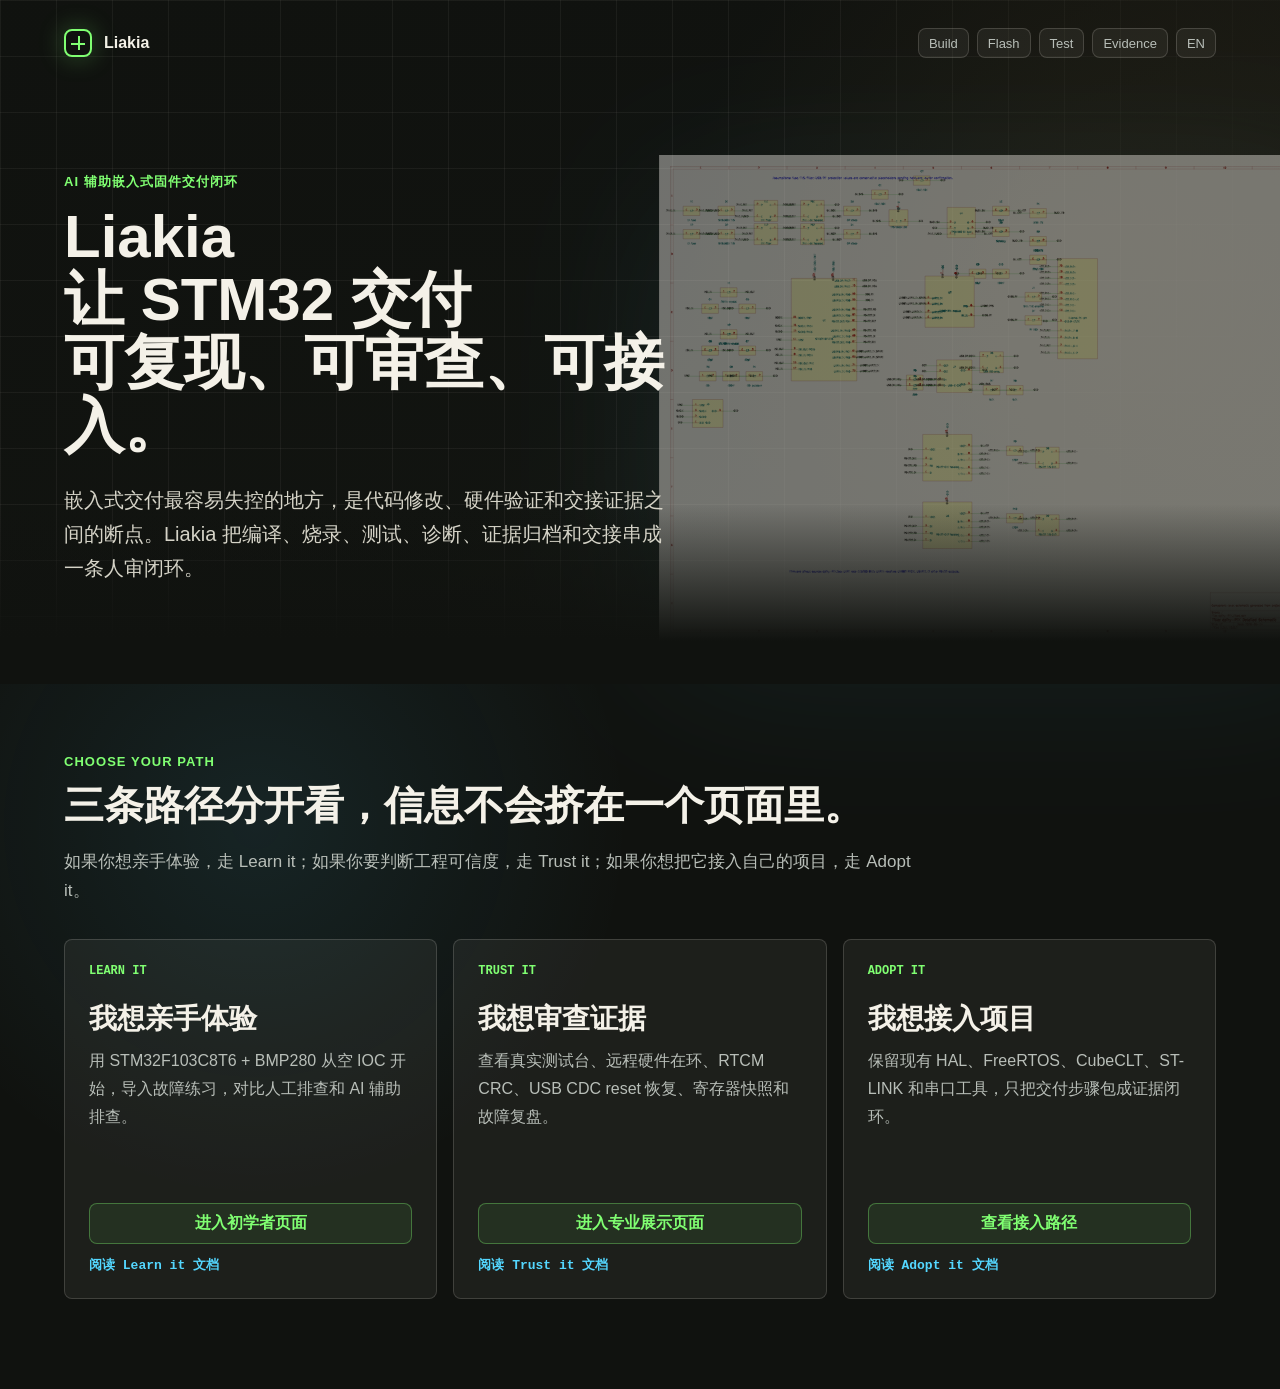
<file: docs/index.html>
<!doctype html>
<html lang="zh-CN">
  <head>
    <meta charset="utf-8">
    <meta name="viewport" content="width=device-width, initial-scale=1">
    <meta name="description" content="Liakia 是面向 STM32 团队的 AI 辅助嵌入式固件交付闭环：编译、烧录、测试、诊断、证据归档和交接。">
    <title>Liakia — AI 辅助嵌入式固件交付闭环</title>
    <link rel="stylesheet" href="./promo-demo/styles.css?v=liakia-cn-polish-20260522">
  </head>
  <body>
    <main class="page-shell">
      <section class="hero router-hero" aria-label="Liakia landing">
        <div class="hero-grid" aria-hidden="true"></div>
        <img class="board-ghost" src="./promo-demo/assets/board.svg" alt="">
        <nav class="topbar" aria-label="Landing navigation">
          <div class="brand">
            <span class="brand-mark"></span>
            <span>Liakia</span>
          </div>
          <div class="nav-pills">
            <span>Build</span>
            <span>Flash</span>
            <span>Test</span>
            <span>Evidence</span>
            <a href="./index.en.html">EN</a>
          </div>
        </nav>
        <div class="hero-content">
          <p class="eyebrow">AI 辅助嵌入式固件交付闭环</p>
          <h1>
            <span>Liakia</span>
            <span>让 STM32 交付</span>
            <span>可复现、可审查、可接入。</span>
          </h1>
          <p class="hero-copy">
            嵌入式交付最容易失控的地方，是代码修改、硬件验证和交接证据之间的断点。Liakia 把编译、烧录、测试、诊断、证据归档和交接串成一条人审闭环。
          </p>
        </div>
      </section>

      <section class="usecase-section router-section" aria-label="Choose your path">
        <div class="section-heading">
          <p>choose your path</p>
          <h2>三条路径分开看，信息不会挤在一个页面里。</h2>
          <div class="section-lede">如果你想亲手体验，走 Learn it；如果你要判断工程可信度，走 Trust it；如果你想把它接入自己的项目，走 Adopt it。</div>
        </div>
        <div class="router-grid">
          <article class="route-card">
            <span>learn it</span>
            <h3>我想亲手体验</h3>
            <p>用 STM32F103C8T6 + BMP280 从空 IOC 开始，导入故障练习，对比人工排查和 AI 辅助排查。</p>
            <a class="doc-link" href="./promo-demo/beginner.zh-CN.html">进入初学者页面</a>
            <a class="text-link" href="https://github.com/Sailiono/liakia-ai-embedded-workflow/blob/main/docs/learn-it/README.zh-CN.md">阅读 Learn it 文档</a>
          </article>
          <article class="route-card">
            <span>trust it</span>
            <h3>我想审查证据</h3>
            <p>查看真实测试台、远程硬件在环、RTCM CRC、USB CDC reset 恢复、寄存器快照和故障复盘。</p>
            <a class="doc-link" href="./promo-demo/professional.zh-CN.html">进入专业展示页面</a>
            <a class="text-link" href="https://github.com/Sailiono/liakia-ai-embedded-workflow/blob/main/docs/trust-it/README.zh-CN.md">阅读 Trust it 文档</a>
          </article>
          <article class="route-card">
            <span>adopt it</span>
            <h3>我想接入项目</h3>
            <p>保留现有 HAL、FreeRTOS、CubeCLT、ST-LINK 和串口工具，只把交付步骤包成证据闭环。</p>
            <a class="doc-link" href="./promo-demo/professional.zh-CN.html#adopt">查看接入路径</a>
            <a class="text-link" href="https://github.com/Sailiono/liakia-ai-embedded-workflow/blob/main/docs/adopt-it/README.zh-CN.md">阅读 Adopt it 文档</a>
          </article>
        </div>
      </section>
    </main>
  </body>
</html>
</file>
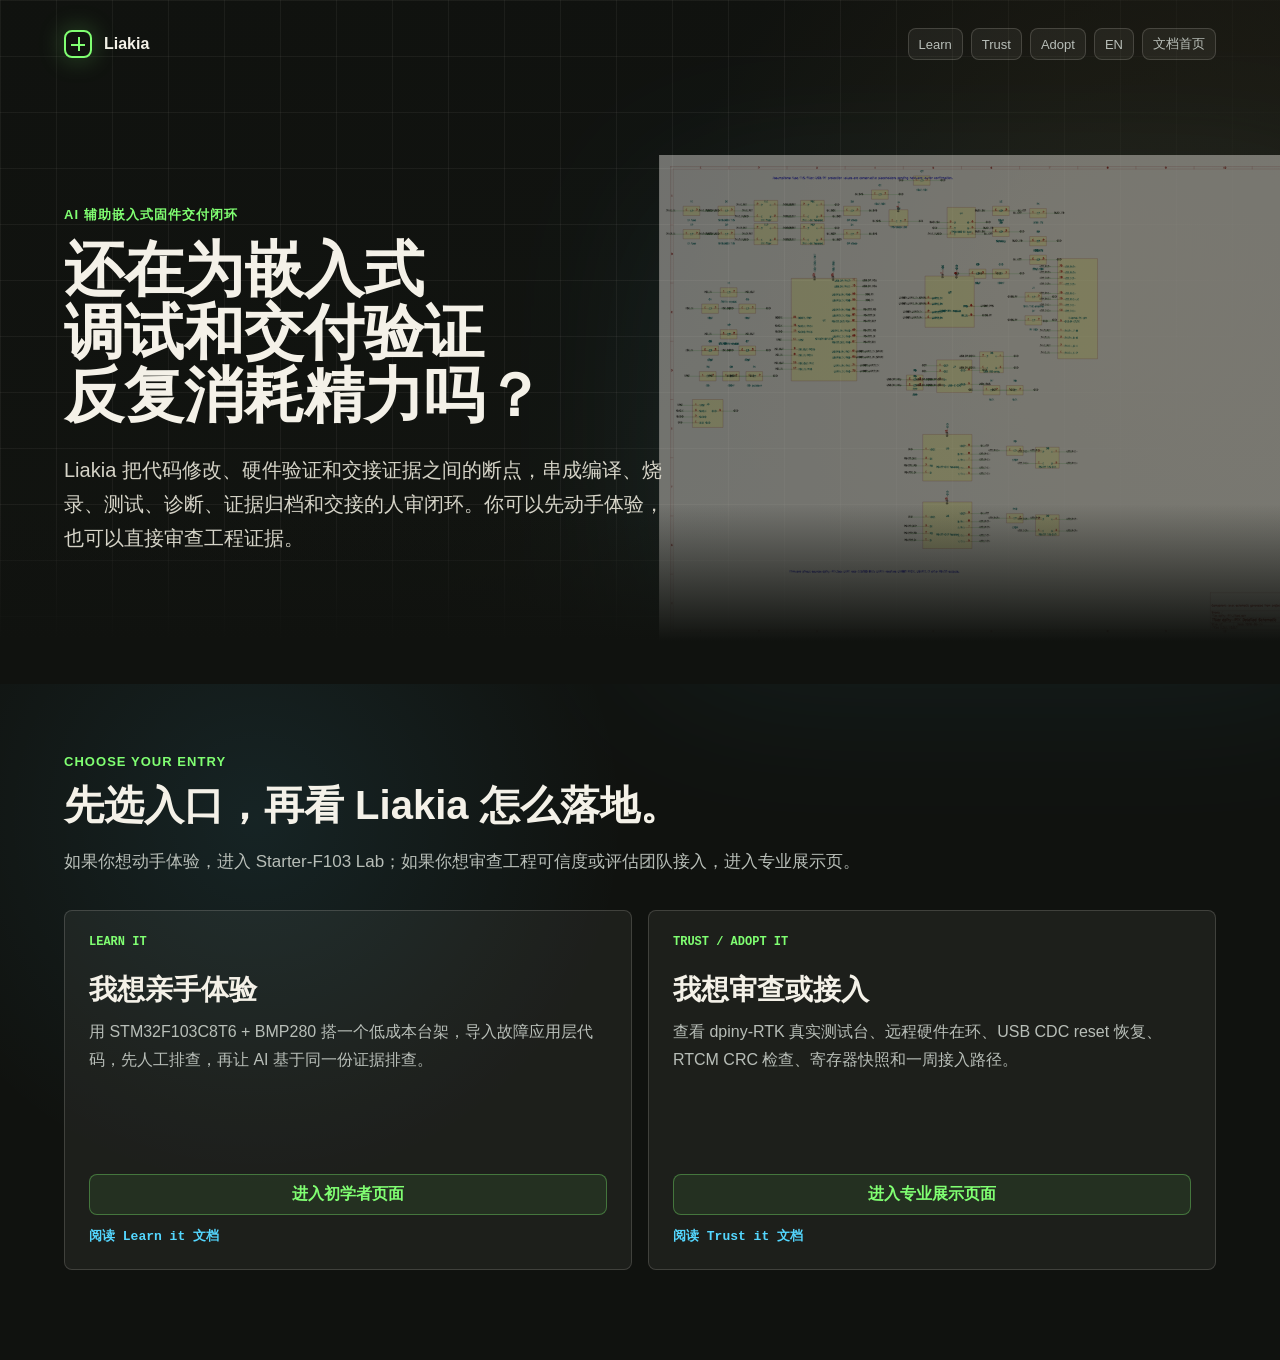
<file: docs/promo-demo/index.html>
<!doctype html>
<html lang="zh-CN">
  <head>
    <meta charset="utf-8">
    <meta name="viewport" content="width=device-width, initial-scale=1">
    <meta name="description" content="Liakia 是 AI 辅助嵌入式固件交付闭环：学习 Starter-F103 Lab，或审查真实测试台、远程硬件在环和项目接入证据。">
    <title>Liakia — 选择你的入口</title>
    <link rel="stylesheet" href="./styles.css?v=liakia-cn-polish-20260522">
  </head>
  <body>
    <main class="page-shell">
      <section class="hero router-hero" aria-label="Liakia promo router">
        <div class="hero-grid" aria-hidden="true"></div>
        <img class="board-ghost" src="./assets/board.svg" alt="">
        <nav class="topbar" aria-label="Promo router navigation">
          <div class="brand"><span class="brand-mark"></span><span>Liakia</span></div>
          <div class="nav-pills">
            <span>Learn</span>
            <span>Trust</span>
            <span>Adopt</span>
            <a href="./index.en.html">EN</a>
            <a href="../index.html">文档首页</a>
          </div>
        </nav>
        <div class="hero-content">
          <p class="eyebrow">AI 辅助嵌入式固件交付闭环</p>
          <h1>
            <span>还在为嵌入式</span>
            <span>调试和交付验证</span>
            <span>反复消耗精力吗？</span>
          </h1>
          <p class="hero-copy">
            Liakia 把代码修改、硬件验证和交接证据之间的断点，串成编译、烧录、测试、诊断、证据归档和交接的人审闭环。你可以先动手体验，也可以直接审查工程证据。
          </p>
        </div>
      </section>

      <section class="usecase-section router-section" aria-label="Choose Liakia entry">
        <div class="section-heading">
          <p>choose your entry</p>
          <h2>先选入口，再看 Liakia 怎么落地。</h2>
          <div class="section-lede">如果你想动手体验，进入 Starter-F103 Lab；如果你想审查工程可信度或评估团队接入，进入专业展示页。</div>
        </div>
        <div class="router-grid router-grid-two">
          <article class="route-card">
            <span>learn it</span>
            <h3>我想亲手体验</h3>
            <p>用 STM32F103C8T6 + BMP280 搭一个低成本台架，导入故障应用层代码，先人工排查，再让 AI 基于同一份证据排查。</p>
            <a class="doc-link" href="./beginner.zh-CN.html">进入初学者页面</a>
            <a class="text-link" href="https://github.com/Sailiono/liakia-ai-embedded-workflow/blob/main/docs/learn-it/README.zh-CN.md">阅读 Learn it 文档</a>
          </article>
          <article class="route-card">
            <span>trust / adopt it</span>
            <h3>我想审查或接入</h3>
            <p>查看 dpiny-RTK 真实测试台、远程硬件在环、USB CDC reset 恢复、RTCM CRC 检查、寄存器快照和一周接入路径。</p>
            <a class="doc-link" href="./professional.zh-CN.html">进入专业展示页面</a>
            <a class="text-link" href="https://github.com/Sailiono/liakia-ai-embedded-workflow/blob/main/docs/trust-it/README.zh-CN.md">阅读 Trust it 文档</a>
          </article>
        </div>
      </section>
    </main>
  </body>
</html>
</file>
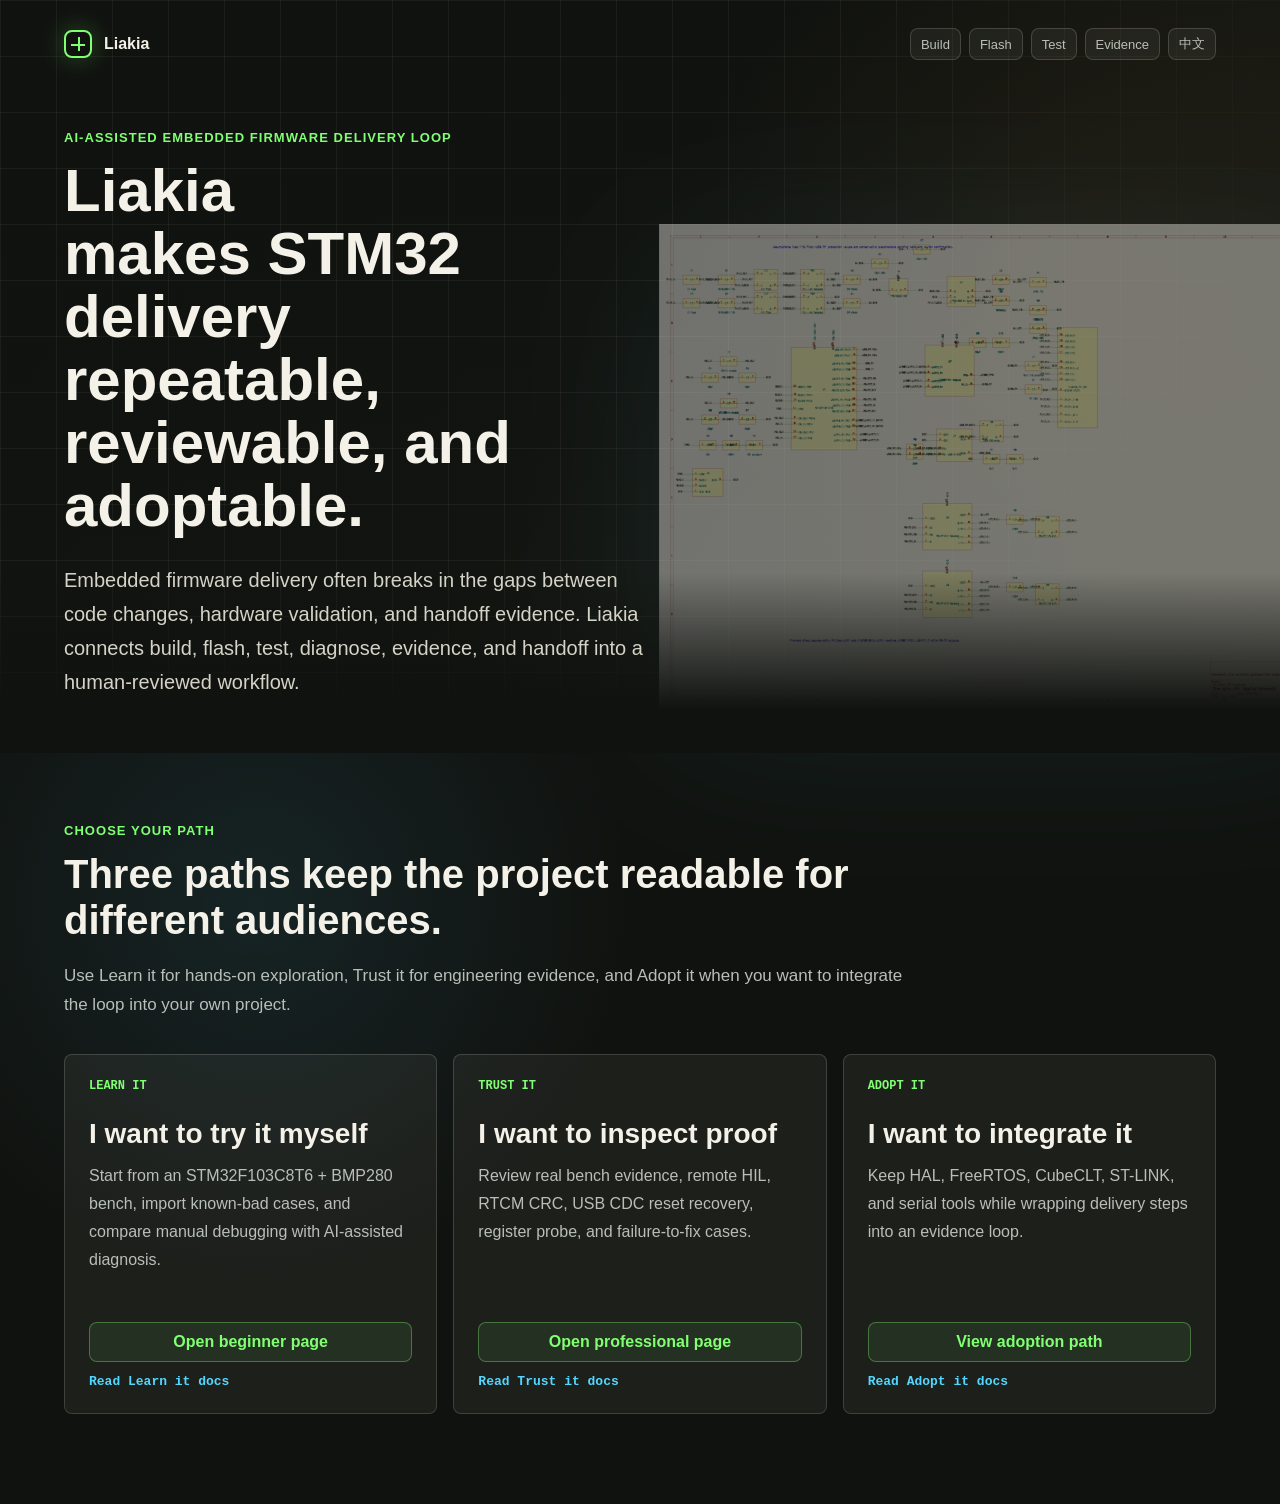
<file: docs/index.en.html>
<!doctype html>
<html lang="en">
  <head>
    <meta charset="utf-8">
    <meta name="viewport" content="width=device-width, initial-scale=1">
    <meta name="description" content="Liakia is an AI-assisted embedded firmware delivery loop for STM32 teams: build, flash, test, diagnose, evidence, and handoff.">
    <title>Liakia — AI-Assisted Embedded Firmware Delivery Loop</title>
    <link rel="stylesheet" href="./promo-demo/styles.css?v=liakia-narrative-20260522">
  </head>
  <body>
    <main class="page-shell">
      <section class="hero router-hero" aria-label="Liakia landing">
        <div class="hero-grid" aria-hidden="true"></div>
        <img class="board-ghost" src="./promo-demo/assets/board.svg" alt="">
        <nav class="topbar" aria-label="Landing navigation">
          <div class="brand">
            <span class="brand-mark"></span>
            <span>Liakia</span>
          </div>
          <div class="nav-pills">
            <span>Build</span>
            <span>Flash</span>
            <span>Test</span>
            <span>Evidence</span>
            <a href="./index.html">中文</a>
          </div>
        </nav>
        <div class="hero-content">
          <p class="eyebrow">AI-assisted embedded firmware delivery loop</p>
          <h1>
            <span>Liakia</span>
            <span>makes STM32 delivery</span>
            <span>repeatable, reviewable, and adoptable.</span>
          </h1>
          <p class="hero-copy">
            Embedded firmware delivery often breaks in the gaps between code changes, hardware validation, and handoff evidence. Liakia connects build, flash, test, diagnose, evidence, and handoff into a human-reviewed workflow.
          </p>
        </div>
      </section>

      <section class="usecase-section router-section" aria-label="Choose your path">
        <div class="section-heading">
          <p>choose your path</p>
          <h2>Three paths keep the project readable for different audiences.</h2>
          <div class="section-lede">Use Learn it for hands-on exploration, Trust it for engineering evidence, and Adopt it when you want to integrate the loop into your own project.</div>
        </div>
        <div class="router-grid">
          <article class="route-card">
            <span>learn it</span>
            <h3>I want to try it myself</h3>
            <p>Start from an STM32F103C8T6 + BMP280 bench, import known-bad cases, and compare manual debugging with AI-assisted diagnosis.</p>
            <a class="doc-link" href="./promo-demo/beginner.en.html">Open beginner page</a>
            <a class="text-link" href="https://github.com/Sailiono/liakia-ai-embedded-workflow/blob/main/docs/learn-it/README.md">Read Learn it docs</a>
          </article>
          <article class="route-card">
            <span>trust it</span>
            <h3>I want to inspect proof</h3>
            <p>Review real bench evidence, remote HIL, RTCM CRC, USB CDC reset recovery, register probe, and failure-to-fix cases.</p>
            <a class="doc-link" href="./promo-demo/professional.en.html">Open professional page</a>
            <a class="text-link" href="https://github.com/Sailiono/liakia-ai-embedded-workflow/blob/main/docs/trust-it/README.md">Read Trust it docs</a>
          </article>
          <article class="route-card">
            <span>adopt it</span>
            <h3>I want to integrate it</h3>
            <p>Keep HAL, FreeRTOS, CubeCLT, ST-LINK, and serial tools while wrapping delivery steps into an evidence loop.</p>
            <a class="doc-link" href="./promo-demo/professional.en.html#adopt">View adoption path</a>
            <a class="text-link" href="https://github.com/Sailiono/liakia-ai-embedded-workflow/blob/main/docs/adopt-it/README.md">Read Adopt it docs</a>
          </article>
        </div>
      </section>
    </main>
  </body>
</html>
</file>
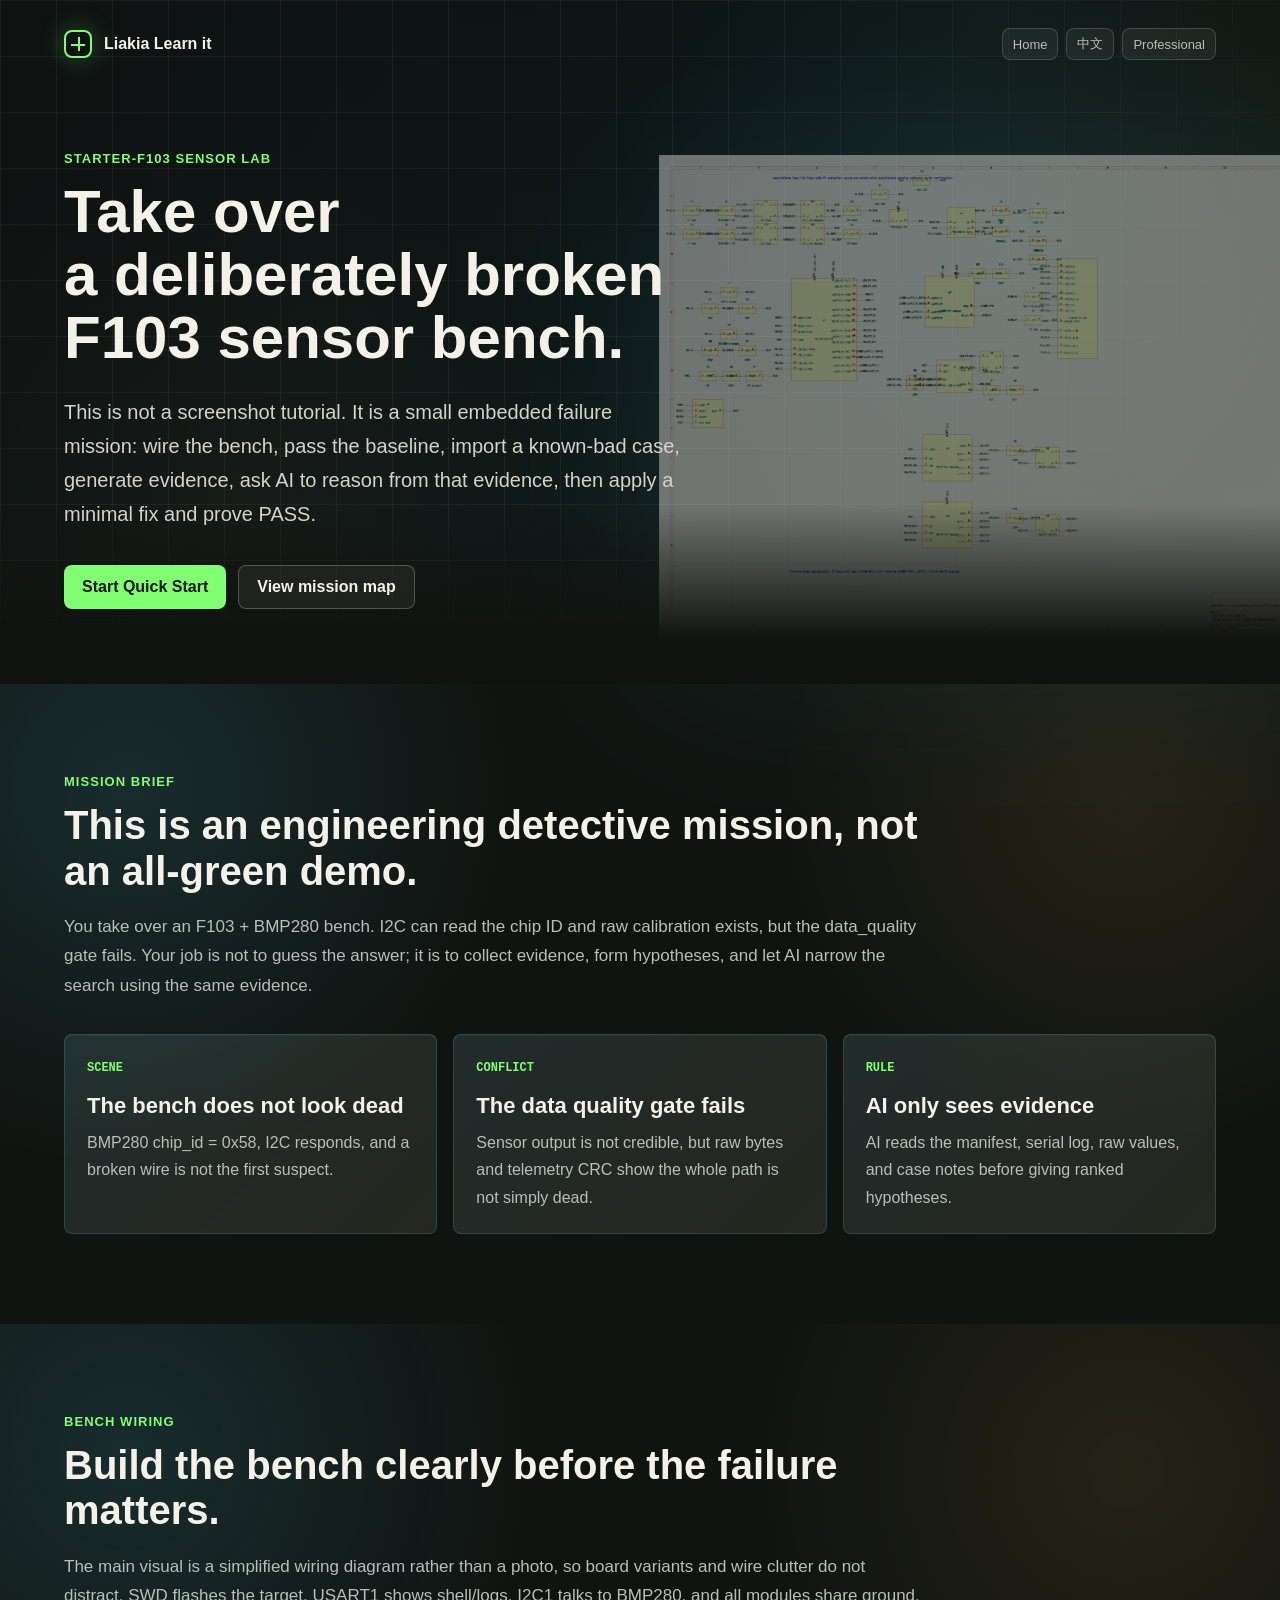
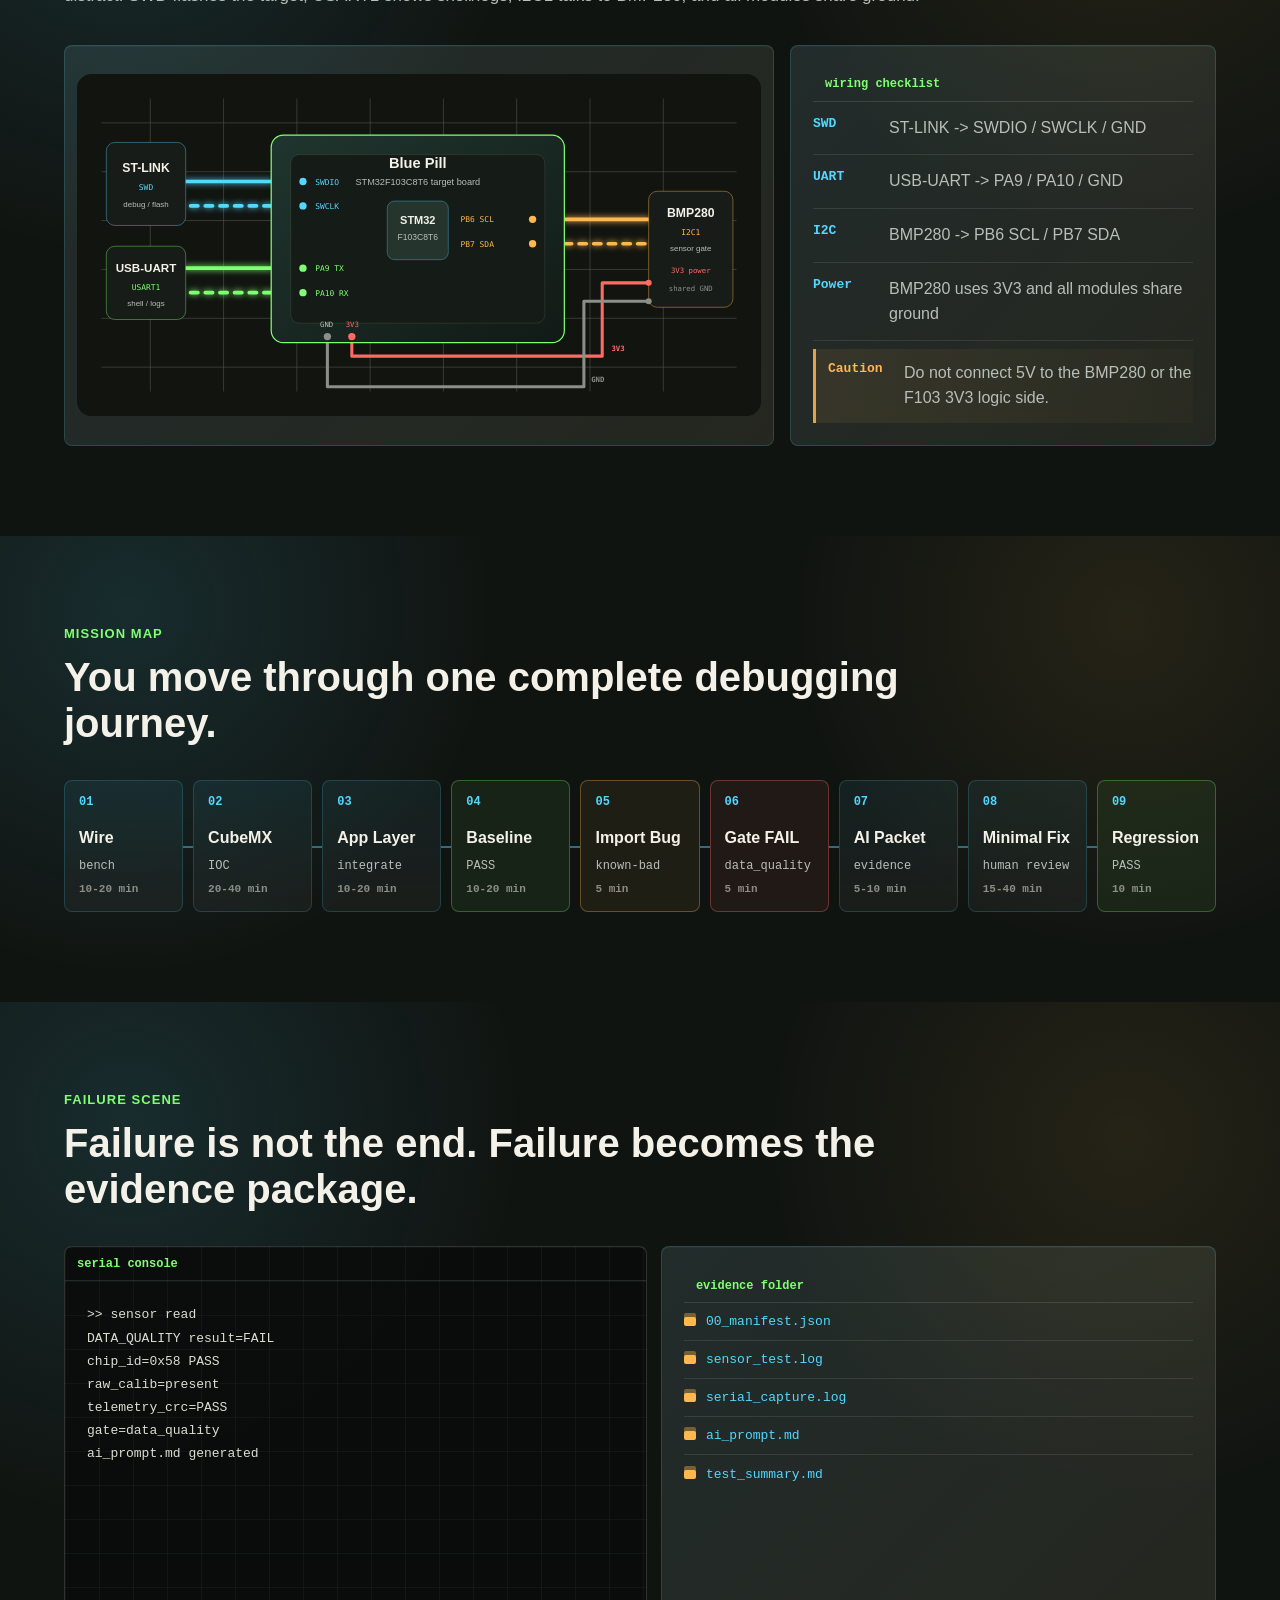
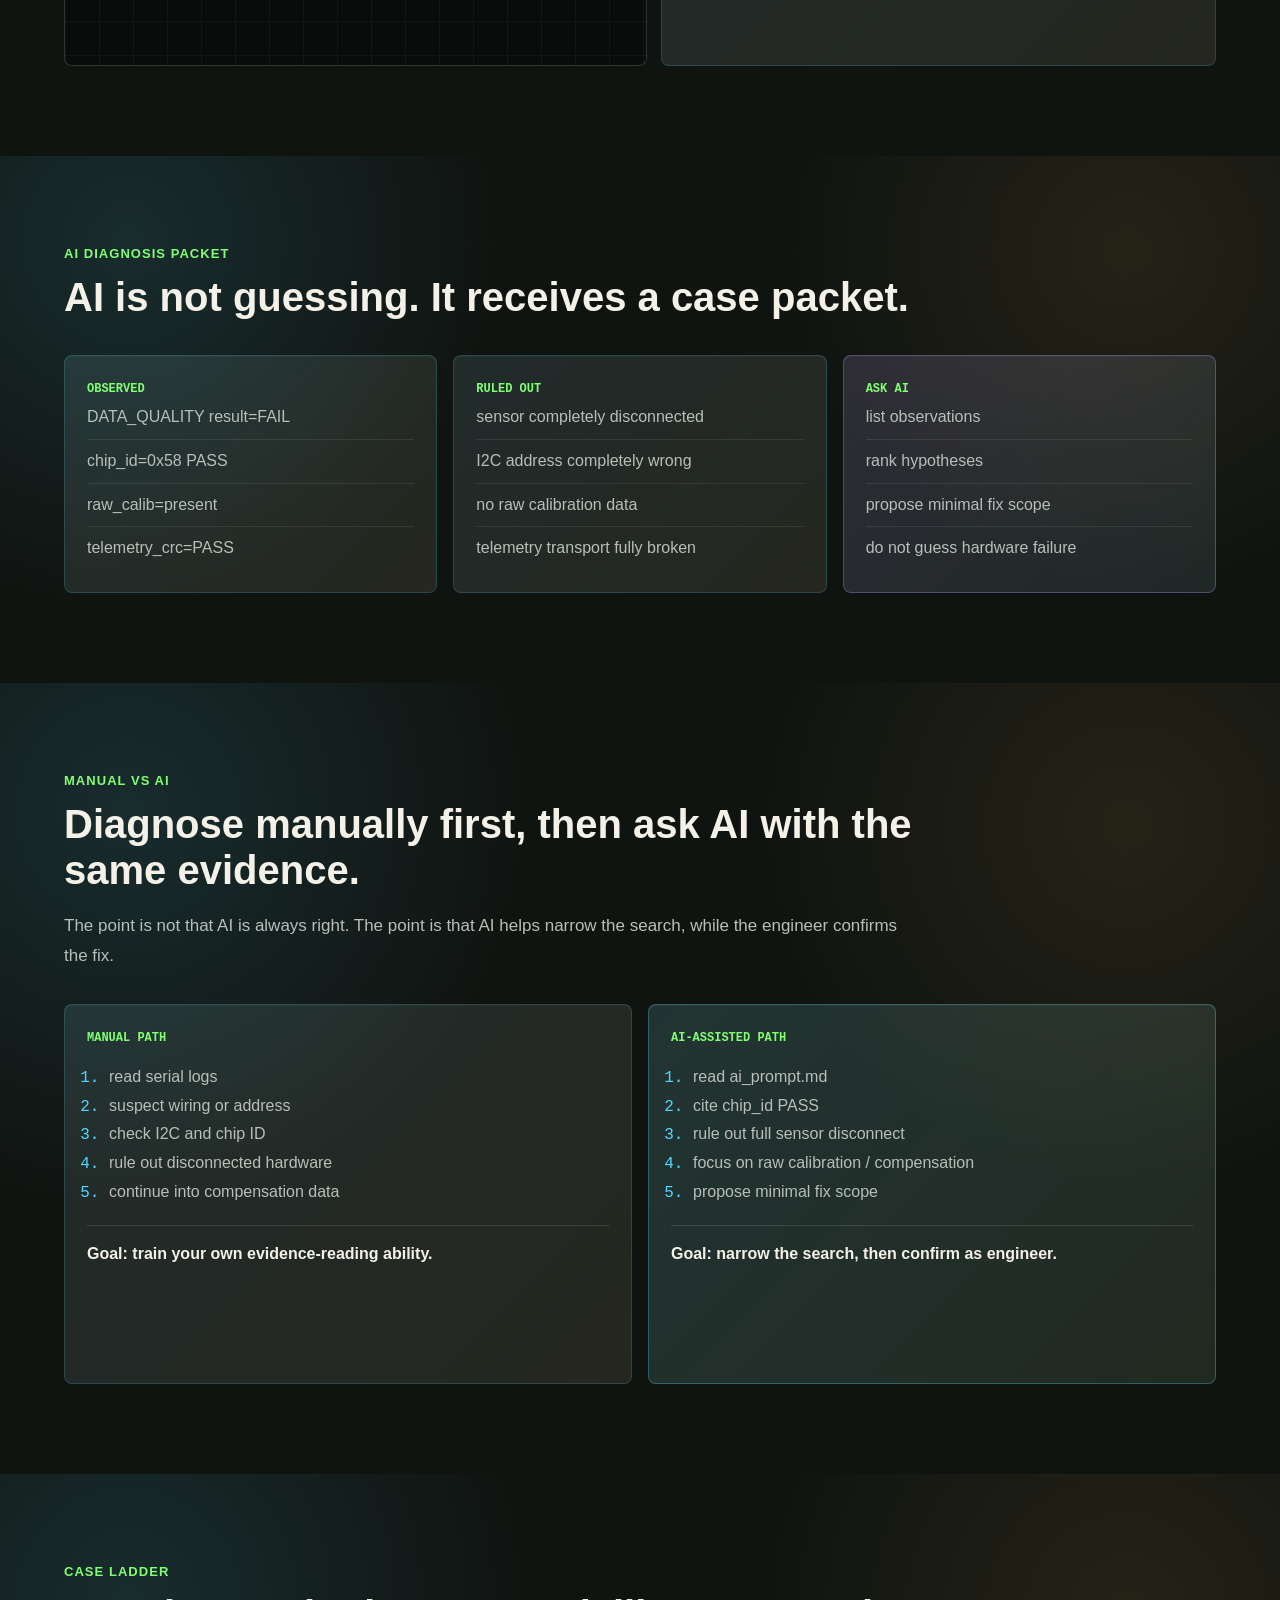
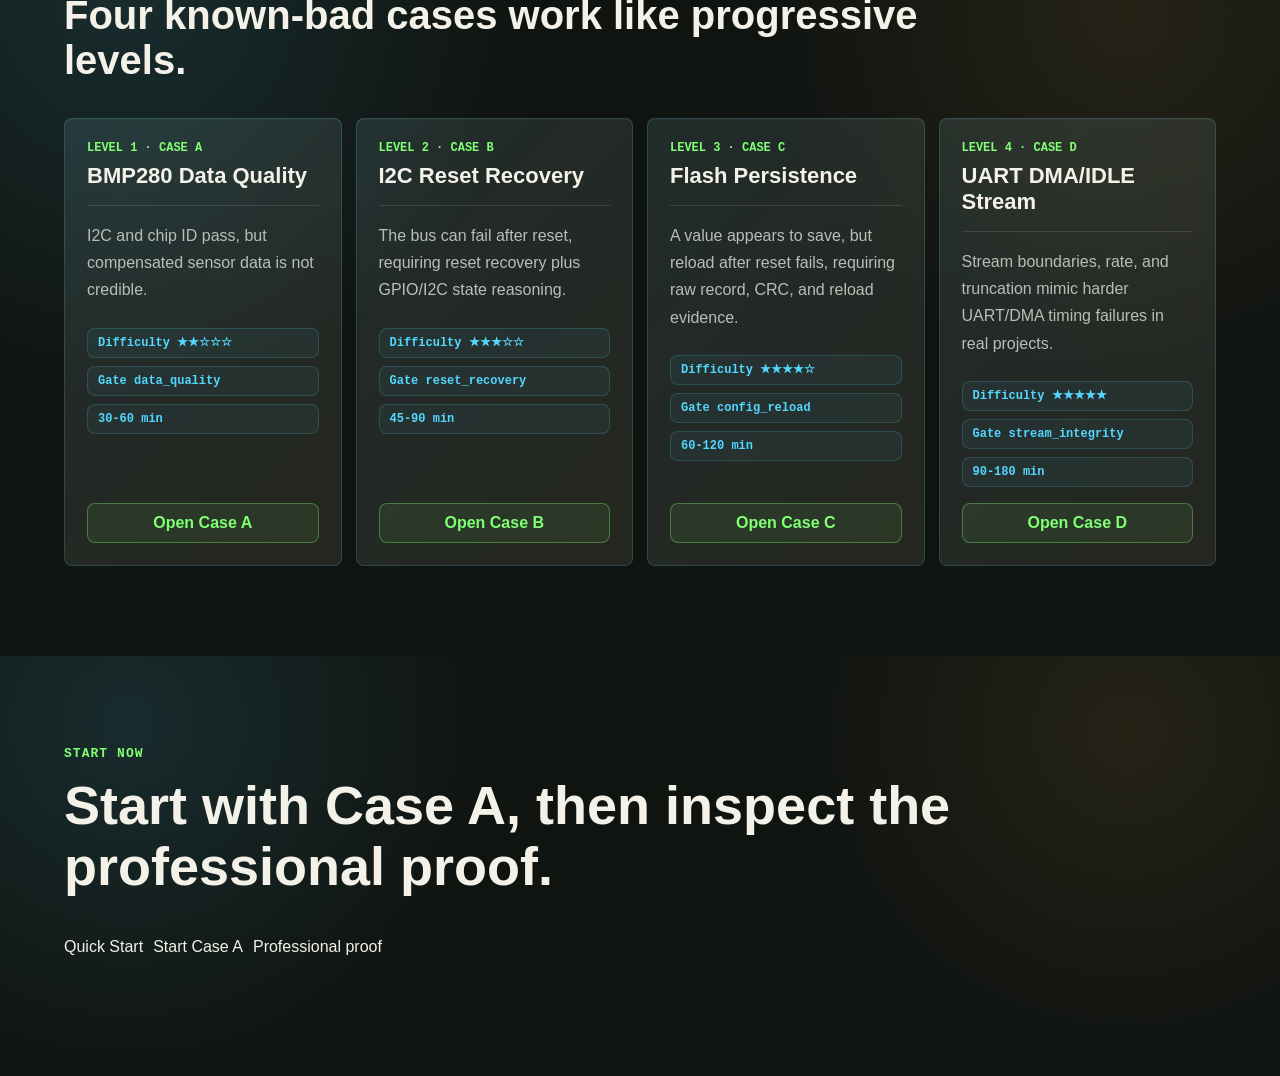
<file: docs/promo-demo/beginner.en.html>
<!doctype html>
<html lang="en">
  <head>
    <meta charset="utf-8">
    <meta name="viewport" content="width=device-width, initial-scale=1">
    <meta name="description" content="Experience the Liakia AI-assisted embedded debugging loop with an STM32F103C8T6 + BMP280 hands-on lab.">
    <title>Learn Liakia — Starter-F103 Sensor Lab</title>
    <link rel="stylesheet" href="./styles.css?v=liakia-style-split-20260522">
  </head>
  <body class="beginner-page">
    <main class="page-shell">
      <section class="hero beginner-hero" aria-label="Beginner lab hero">
        <div class="hero-grid" aria-hidden="true"></div>
        <img class="board-ghost" src="./assets/board.svg" alt="">
        <nav class="topbar" aria-label="Beginner navigation">
          <div class="brand"><span class="brand-mark"></span><span>Liakia Learn it</span></div>
          <div class="nav-pills">
            <a href="../index.en.html">Home</a>
            <a href="./beginner.zh-CN.html">中文</a>
            <a href="./professional.en.html">Professional</a>
          </div>
        </nav>
        <div class="hero-content">
          <p class="eyebrow">Starter-F103 Sensor Lab</p>
          <h1>
            <span>Take over</span>
            <span>a deliberately broken</span>
            <span>F103 sensor bench.</span>
          </h1>
          <p class="hero-copy">
            This is not a screenshot tutorial. It is a small embedded failure mission: wire the bench, pass the baseline, import a known-bad case, generate evidence, ask AI to reason from that evidence, then apply a minimal fix and prove PASS.
          </p>
          <div class="hero-actions">
            <a href="https://github.com/Sailiono/liakia-ai-embedded-workflow/blob/main/starter-kits/stm32f103-sensor-lab/quick-start.md">Start Quick Start</a>
            <a href="#mission-map">View mission map</a>
          </div>
        </div>
      </section>

      <section class="usecase-section mission-brief-section" aria-label="Mission brief">
        <div class="section-heading">
          <p>mission brief</p>
          <h2>This is an engineering detective mission, not an all-green demo.</h2>
          <div class="section-lede">You take over an F103 + BMP280 bench. I2C can read the chip ID and raw calibration exists, but the data_quality gate fails. Your job is not to guess the answer; it is to collect evidence, form hypotheses, and let AI narrow the search using the same evidence.</div>
        </div>
        <div class="story-brief">
          <article><span>scene</span><strong>The bench does not look dead</strong><p>BMP280 chip_id = 0x58, I2C responds, and a broken wire is not the first suspect.</p></article>
          <article><span>conflict</span><strong>The data quality gate fails</strong><p>Sensor output is not credible, but raw bytes and telemetry CRC show the whole path is not simply dead.</p></article>
          <article><span>rule</span><strong>AI only sees evidence</strong><p>AI reads the manifest, serial log, raw values, and case notes before giving ranked hypotheses.</p></article>
        </div>
      </section>

      <section class="remote-section wiring-section" aria-label="Hardware wiring">
        <div class="section-heading">
          <p>bench wiring</p>
          <h2>Build the bench clearly before the failure matters.</h2>
          <div class="section-lede">The main visual is a simplified wiring diagram rather than a photo, so board variants and wire clutter do not distract. SWD flashes the target, USART1 shows shell/logs, I2C1 talks to BMP280, and all modules share ground.</div>
        </div>
        <div class="wiring-grid">
          <article class="wiring-visual">
            <img src="./assets/starter-f103-wiring.svg" alt="STM32F103 Blue Pill, ST-LINK, USB-UART and BMP280 wiring diagram">
          </article>
          <article class="wiring-notes">
            <div class="pane-title">wiring checklist</div>
            <ul>
              <li><b>SWD</b><span>ST-LINK -> SWDIO / SWCLK / GND</span></li>
              <li><b>UART</b><span>USB-UART -> PA9 / PA10 / GND</span></li>
              <li><b>I2C</b><span>BMP280 -> PB6 SCL / PB7 SDA</span></li>
              <li><b>Power</b><span>BMP280 uses 3V3 and all modules share ground</span></li>
              <li class="risk-note"><b>Caution</b><span>Do not connect 5V to the BMP280 or the F103 3V3 logic side.</span></li>
            </ul>
          </article>
        </div>
      </section>

      <section id="mission-map" class="usecase-section" aria-label="Mission map">
        <div class="section-heading">
          <p>mission map</p>
          <h2>You move through one complete debugging journey.</h2>
        </div>
        <div class="mission-map">
          <div class="mission-step"><span>01</span><strong>Wire</strong><em>bench</em><small>10-20 min</small></div>
          <div class="mission-step"><span>02</span><strong>CubeMX</strong><em>IOC</em><small>20-40 min</small></div>
          <div class="mission-step"><span>03</span><strong>App Layer</strong><em>integrate</em><small>10-20 min</small></div>
          <div class="mission-step is-pass"><span>04</span><strong>Baseline</strong><em>PASS</em><small>10-20 min</small></div>
          <div class="mission-step is-warn"><span>05</span><strong>Import Bug</strong><em>known-bad</em><small>5 min</small></div>
          <div class="mission-step is-fail"><span>06</span><strong>Gate FAIL</strong><em>data_quality</em><small>5 min</small></div>
          <div class="mission-step"><span>07</span><strong>AI Packet</strong><em>evidence</em><small>5-10 min</small></div>
          <div class="mission-step"><span>08</span><strong>Minimal Fix</strong><em>human review</em><small>15-40 min</small></div>
          <div class="mission-step is-pass"><span>09</span><strong>Regression</strong><em>PASS</em><small>10 min</small></div>
        </div>
      </section>

      <section class="remote-section" aria-label="Failure scene">
        <div class="section-heading">
          <p>failure scene</p>
          <h2>Failure is not the end. Failure becomes the evidence package.</h2>
        </div>
        <div class="remote-grid">
          <article class="remote-console">
            <div class="pane-title">serial console</div>
            <pre><code>&gt;&gt; sensor read
DATA_QUALITY result=FAIL
chip_id=0x58 PASS
raw_calib=present
telemetry_crc=PASS
gate=data_quality
ai_prompt.md generated</code></pre>
          </article>
          <article class="evidence-folder">
            <div class="pane-title">evidence folder</div>
            <ul>
              <li>00_manifest.json</li>
              <li>sensor_test.log</li>
              <li>serial_capture.log</li>
              <li>ai_prompt.md</li>
              <li>test_summary.md</li>
            </ul>
          </article>
        </div>
      </section>

      <section class="usecase-section" aria-label="AI diagnosis packet">
        <div class="section-heading">
          <p>ai diagnosis packet</p>
          <h2>AI is not guessing. It receives a case packet.</h2>
        </div>
        <div class="diagnosis-grid">
          <article class="diagnosis-card">
            <span>observed</span>
            <ul>
              <li>DATA_QUALITY result=FAIL</li>
              <li>chip_id=0x58 PASS</li>
              <li>raw_calib=present</li>
              <li>telemetry_crc=PASS</li>
            </ul>
          </article>
          <article class="diagnosis-card">
            <span>ruled out</span>
            <ul>
              <li>sensor completely disconnected</li>
              <li>I2C address completely wrong</li>
              <li>no raw calibration data</li>
              <li>telemetry transport fully broken</li>
            </ul>
          </article>
          <article class="diagnosis-card is-ai">
            <span>ask ai</span>
            <ul>
              <li>list observations</li>
              <li>rank hypotheses</li>
              <li>propose minimal fix scope</li>
              <li>do not guess hardware failure</li>
            </ul>
          </article>
        </div>
      </section>

      <section class="remote-section" aria-label="Manual vs AI timeline">
        <div class="section-heading">
          <p>manual vs ai</p>
          <h2>Diagnose manually first, then ask AI with the same evidence.</h2>
          <div class="section-lede">The point is not that AI is always right. The point is that AI helps narrow the search, while the engineer confirms the fix.</div>
        </div>
        <div class="timeline-grid">
          <article class="timeline-lane">
            <span>manual path</span>
            <ol>
              <li>read serial logs</li>
              <li>suspect wiring or address</li>
              <li>check I2C and chip ID</li>
              <li>rule out disconnected hardware</li>
              <li>continue into compensation data</li>
            </ol>
            <strong>Goal: train your own evidence-reading ability.</strong>
          </article>
          <article class="timeline-lane is-ai">
            <span>ai-assisted path</span>
            <ol>
              <li>read ai_prompt.md</li>
              <li>cite chip_id PASS</li>
              <li>rule out full sensor disconnect</li>
              <li>focus on raw calibration / compensation</li>
              <li>propose minimal fix scope</li>
            </ol>
            <strong>Goal: narrow the search, then confirm as engineer.</strong>
          </article>
        </div>
      </section>

      <section class="case-section" aria-label="Known-bad cases">
        <div class="section-heading">
          <p>case ladder</p>
          <h2>Four known-bad cases work like progressive levels.</h2>
        </div>
        <div class="case-support-grid case-ladder-grid">
          <article class="case-card"><div class="case-head"><span>level 1 · case a</span><strong>BMP280 Data Quality</strong></div><p>I2C and chip ID pass, but compensated sensor data is not credible.</p><div class="level-meta"><b>Difficulty ★★☆☆☆</b><b>Gate data_quality</b><b>30-60 min</b></div><a class="doc-link" href="https://github.com/Sailiono/liakia-ai-embedded-workflow/blob/main/starter-kits/stm32f103-sensor-lab/known-bad-cases/case-a-bmp280-calibration/README.md">Open Case A</a></article>
          <article class="case-card"><div class="case-head"><span>level 2 · case b</span><strong>I2C Reset Recovery</strong></div><p>The bus can fail after reset, requiring reset recovery plus GPIO/I2C state reasoning.</p><div class="level-meta"><b>Difficulty ★★★☆☆</b><b>Gate reset_recovery</b><b>45-90 min</b></div><a class="doc-link" href="https://github.com/Sailiono/liakia-ai-embedded-workflow/blob/main/starter-kits/stm32f103-sensor-lab/known-bad-cases/case-b-i2c-bus-stuck-reset/README.md">Open Case B</a></article>
          <article class="case-card"><div class="case-head"><span>level 3 · case c</span><strong>Flash Persistence</strong></div><p>A value appears to save, but reload after reset fails, requiring raw record, CRC, and reload evidence.</p><div class="level-meta"><b>Difficulty ★★★★☆</b><b>Gate config_reload</b><b>60-120 min</b></div><a class="doc-link" href="https://github.com/Sailiono/liakia-ai-embedded-workflow/blob/main/starter-kits/stm32f103-sensor-lab/known-bad-cases/case-c-flash-persistence-alignment/README.md">Open Case C</a></article>
          <article class="case-card"><div class="case-head"><span>level 4 · case d</span><strong>UART DMA/IDLE Stream</strong></div><p>Stream boundaries, rate, and truncation mimic harder UART/DMA timing failures in real projects.</p><div class="level-meta"><b>Difficulty ★★★★★</b><b>Gate stream_integrity</b><b>90-180 min</b></div><a class="doc-link" href="https://github.com/Sailiono/liakia-ai-embedded-workflow/blob/main/starter-kits/stm32f103-sensor-lab/known-bad-cases/case-d-uart-dma-idle-race/README.md">Open Case D</a></article>
        </div>
      </section>

      <section class="closing-section" aria-label="Start now">
        <p>start now</p>
        <h2>Start with Case A, then inspect the professional proof.</h2>
        <div class="closing-band">
          <a href="https://github.com/Sailiono/liakia-ai-embedded-workflow/blob/main/starter-kits/stm32f103-sensor-lab/quick-start.md">Quick Start</a>
          <a href="https://github.com/Sailiono/liakia-ai-embedded-workflow/blob/main/starter-kits/stm32f103-sensor-lab/known-bad-cases/case-a-bmp280-calibration/README.md">Start Case A</a>
          <a href="./professional.en.html">Professional proof</a>
        </div>
      </section>
    </main>
  </body>
</html>
</file>
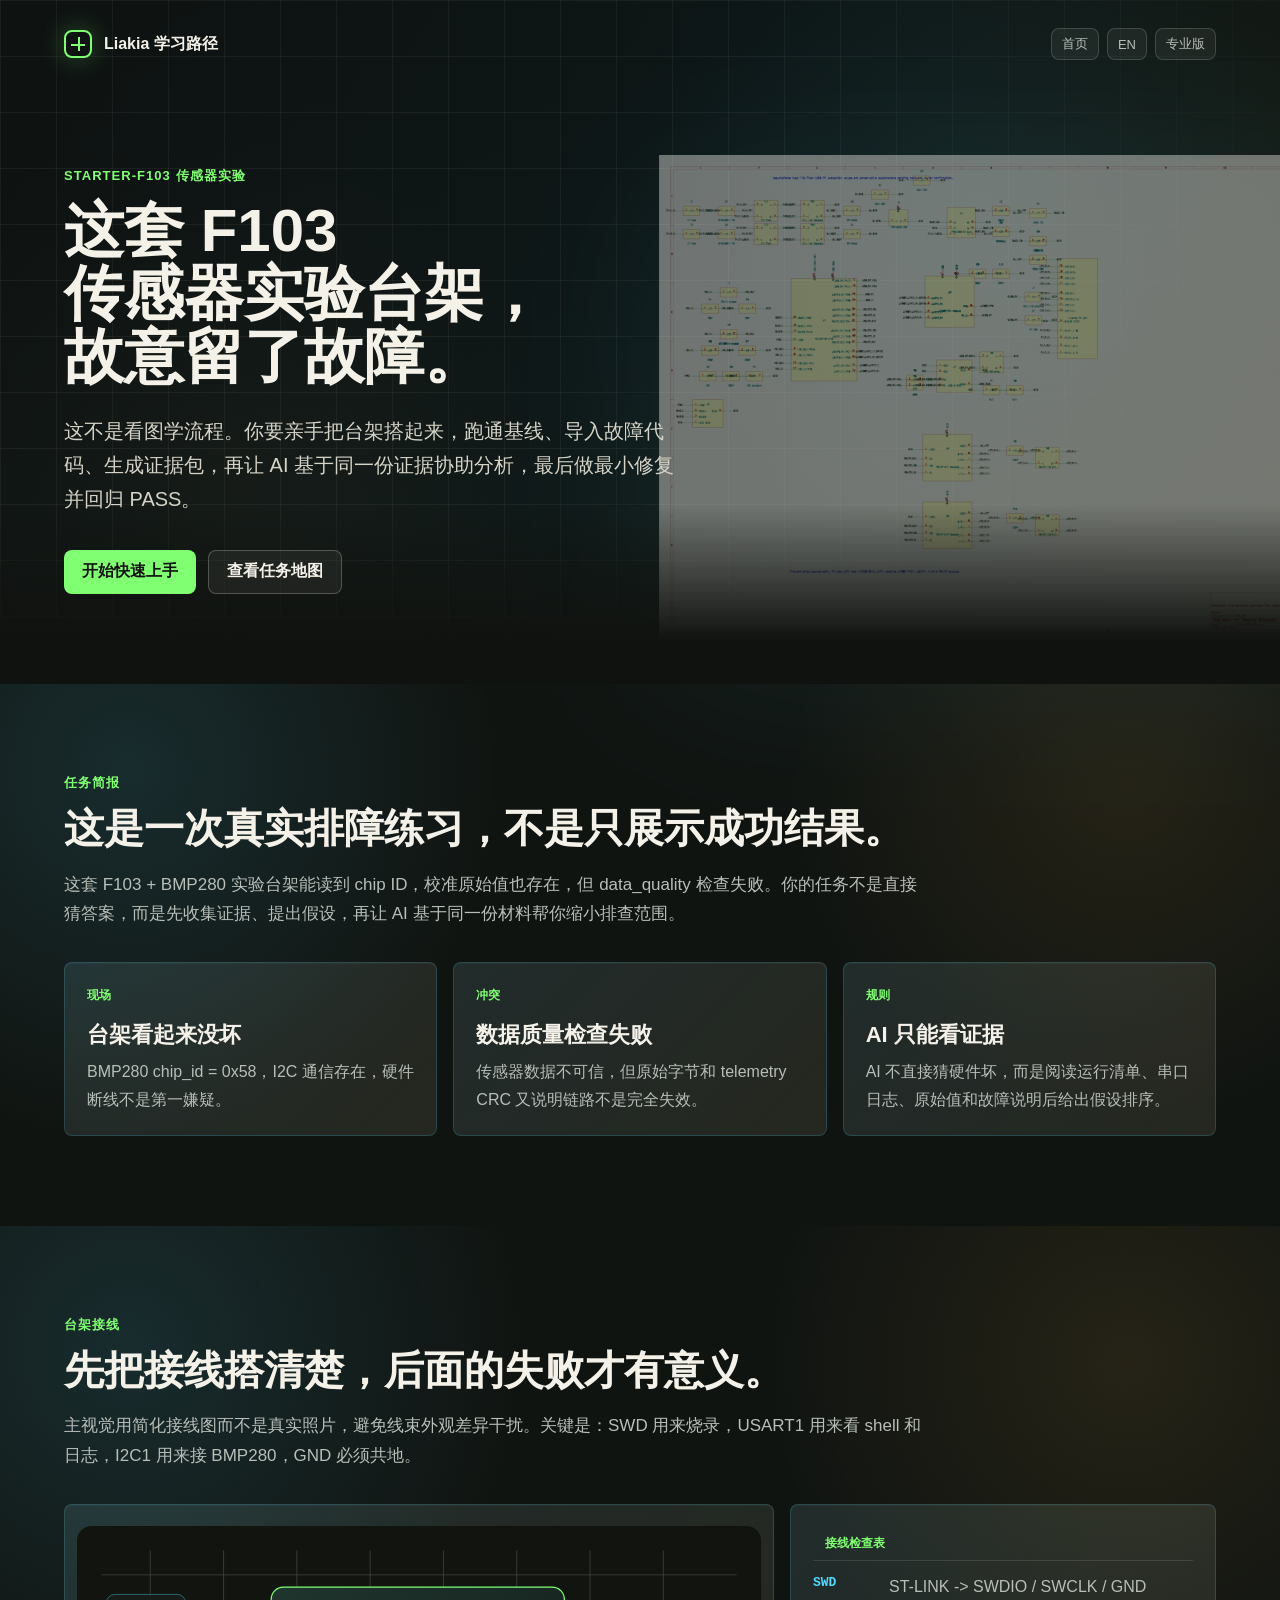
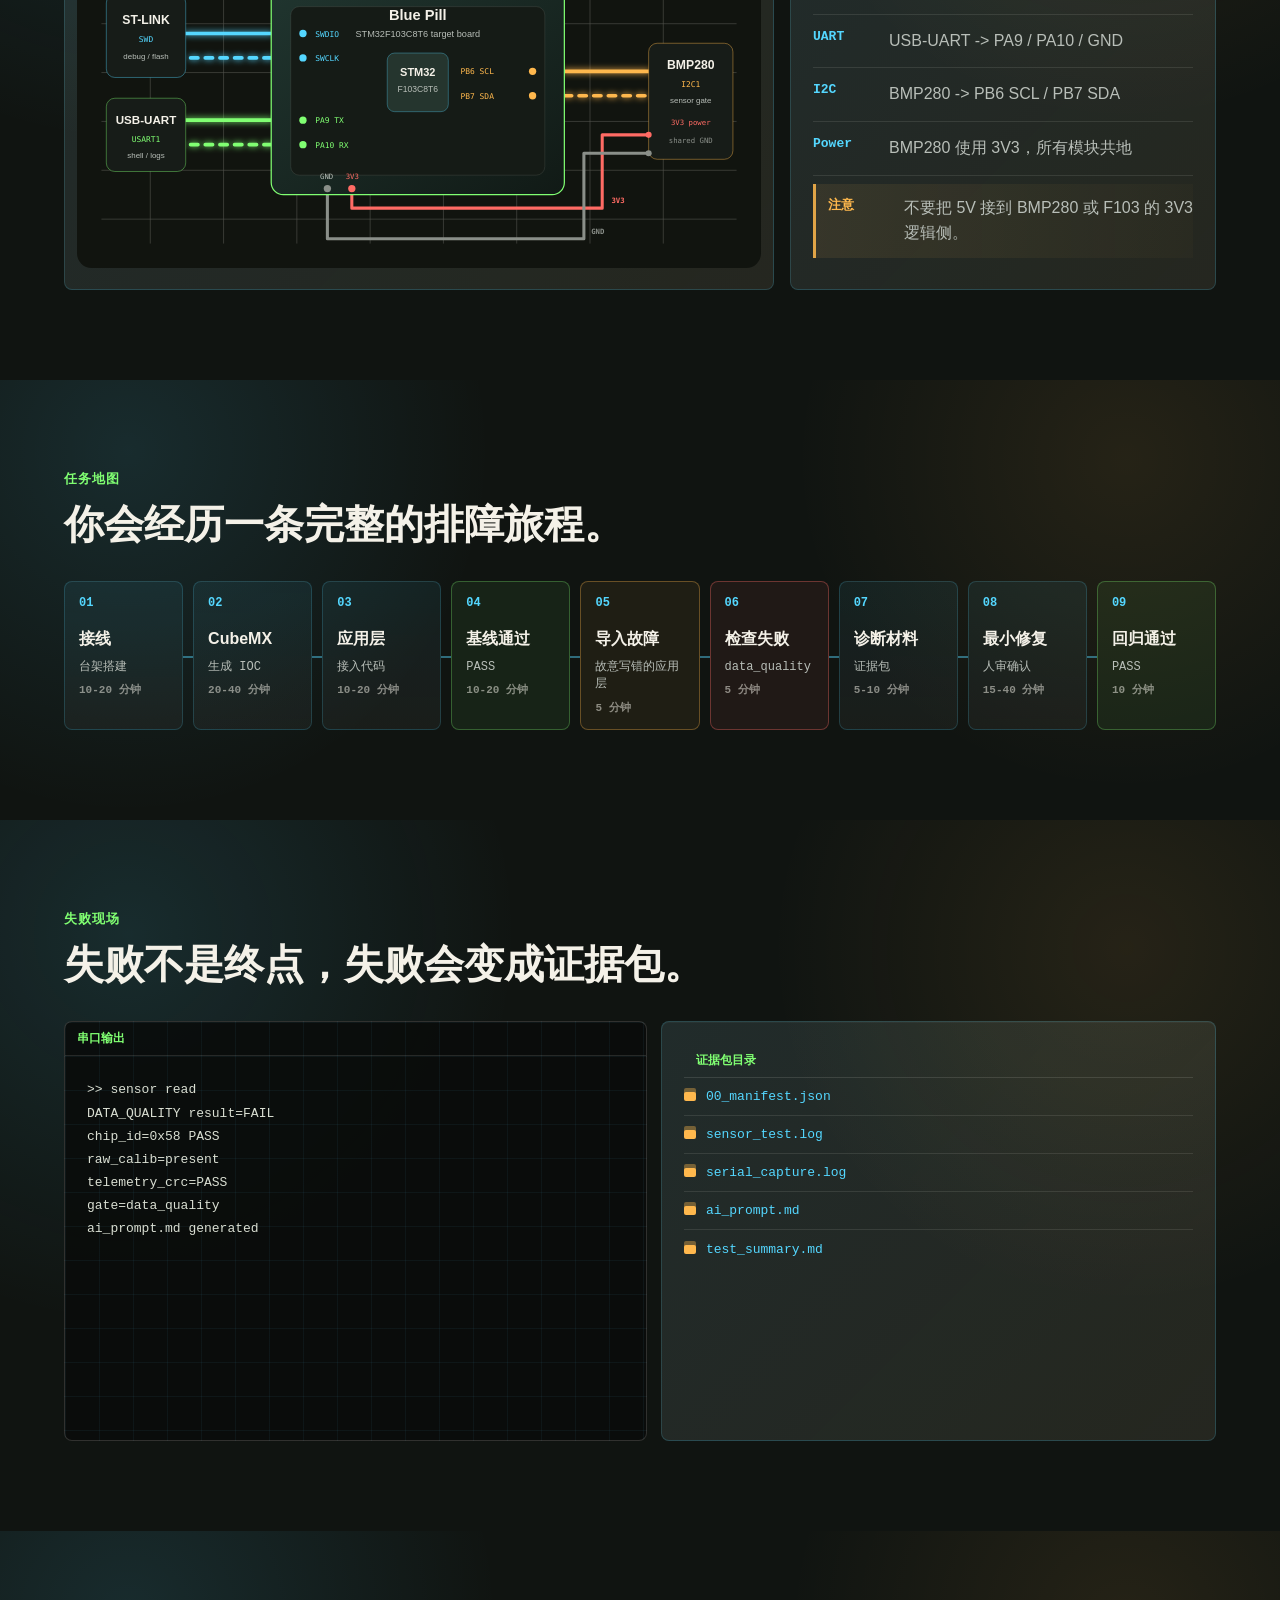
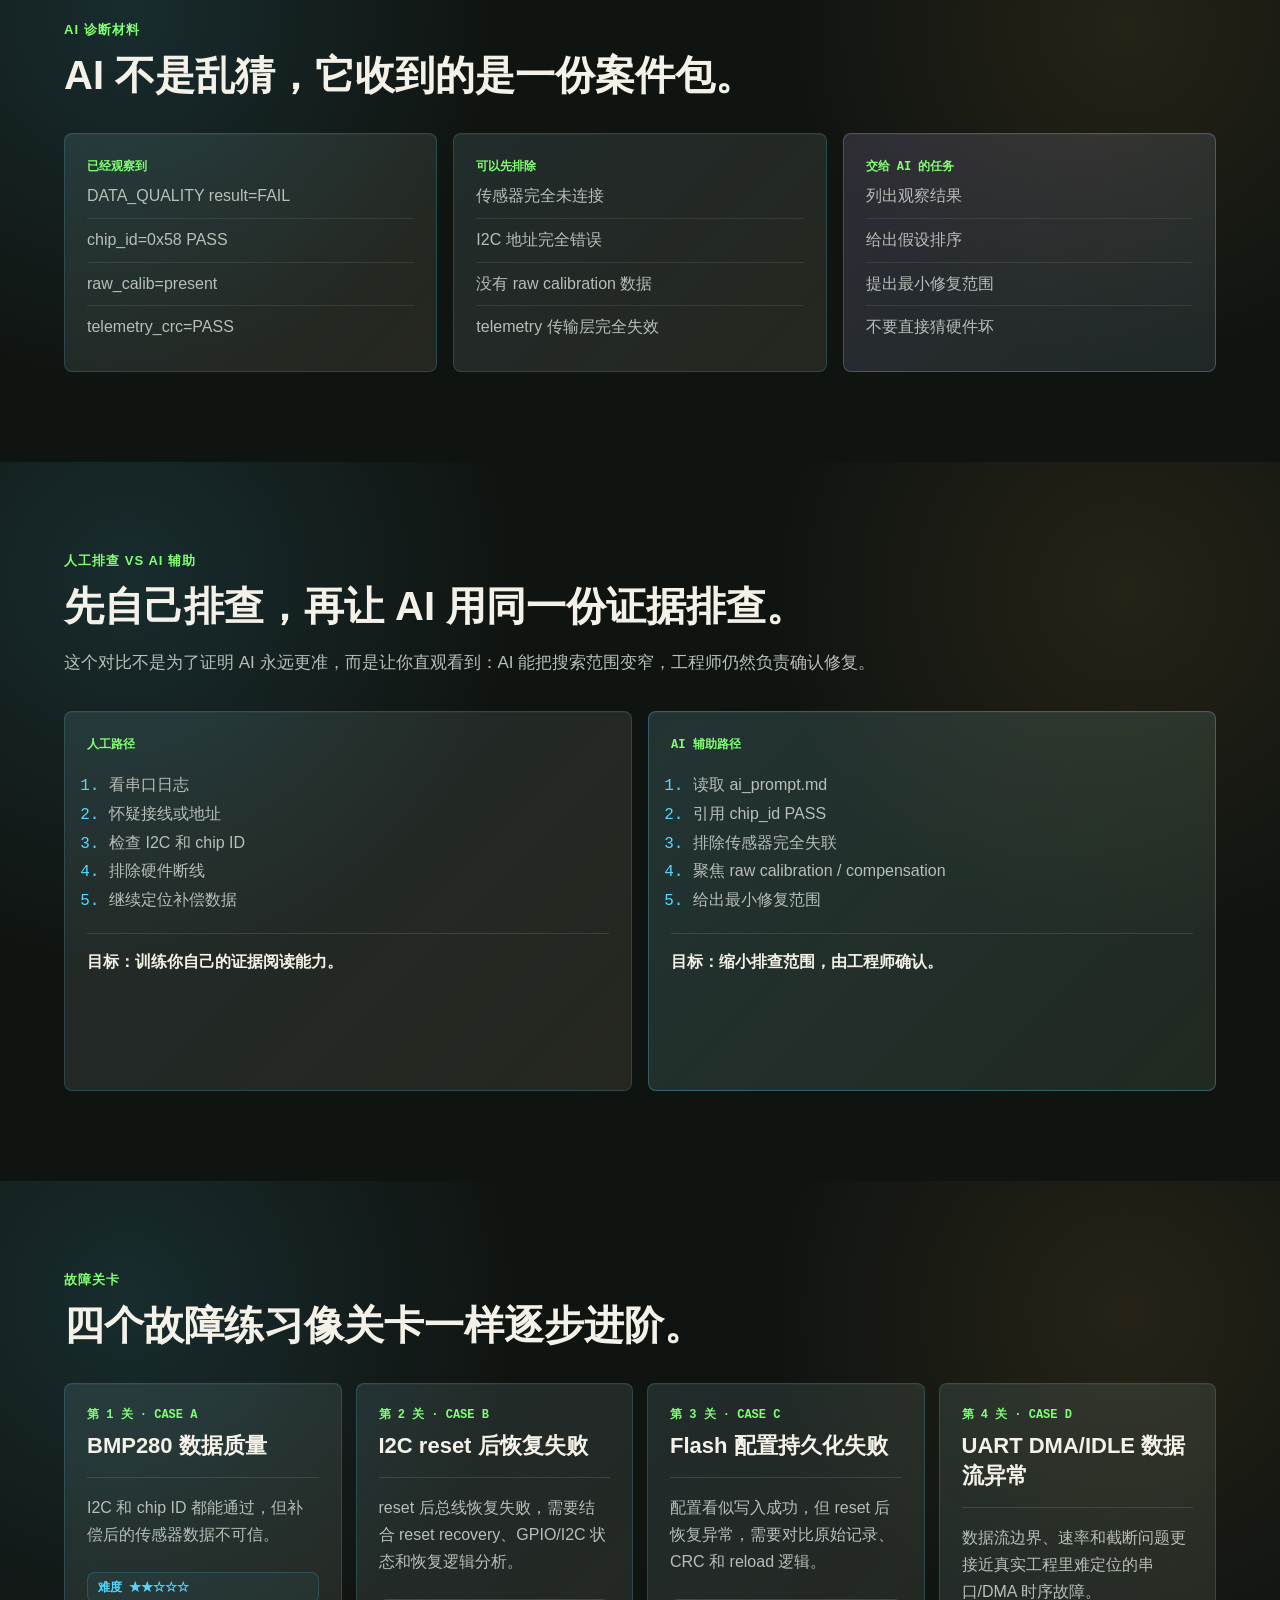
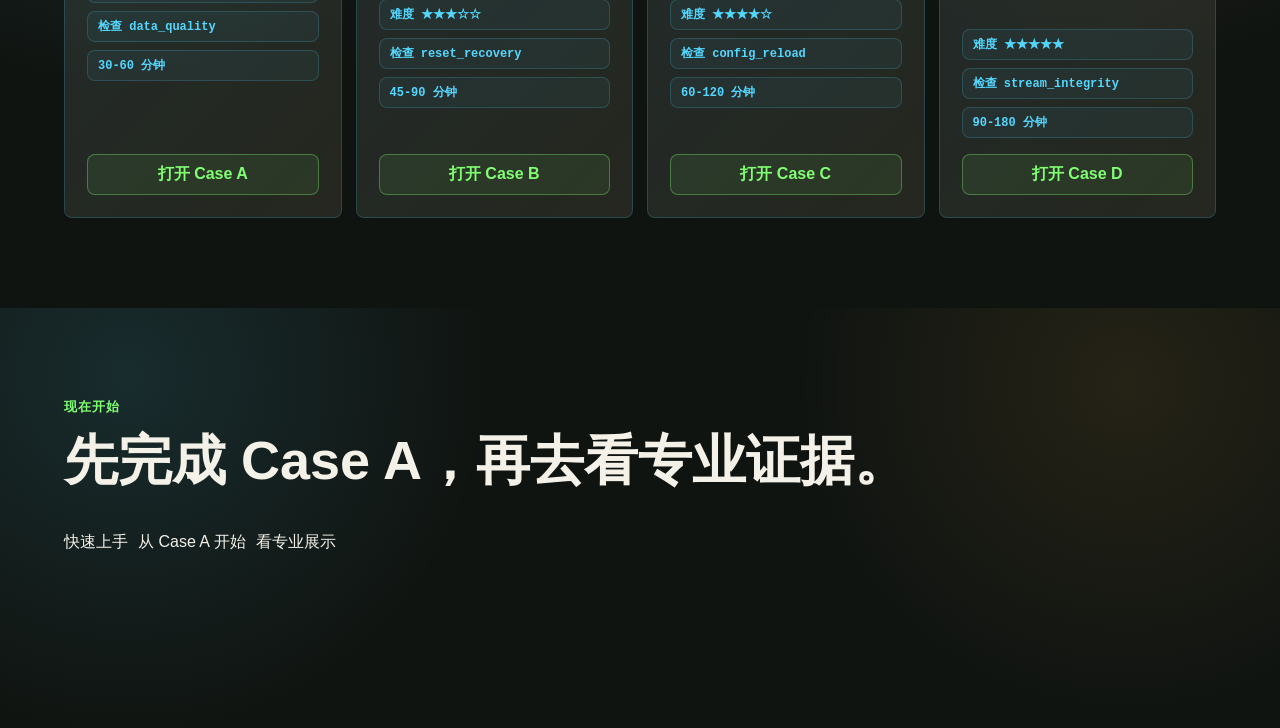
<file: docs/promo-demo/beginner.zh-CN.html>
<!doctype html>
<html lang="zh-CN">
  <head>
    <meta charset="utf-8">
    <meta name="viewport" content="width=device-width, initial-scale=1">
    <meta name="description" content="用 STM32F103C8T6 + BMP280 亲手体验 Liakia AI 辅助嵌入式调试闭环。">
    <title>Liakia 初学者路径 — Starter-F103 Sensor Lab</title>
    <link rel="stylesheet" href="./styles.css?v=liakia-style-split-20260522">
  </head>
  <body class="beginner-page">
    <main class="page-shell">
      <section class="hero beginner-hero" aria-label="Beginner lab hero">
        <div class="hero-grid" aria-hidden="true"></div>
        <img class="board-ghost" src="./assets/board.svg" alt="">
        <nav class="topbar" aria-label="Beginner navigation">
          <div class="brand"><span class="brand-mark"></span><span>Liakia 学习路径</span></div>
          <div class="nav-pills">
            <a href="../index.html">首页</a>
            <a href="./beginner.en.html">EN</a>
            <a href="./professional.zh-CN.html">专业版</a>
          </div>
        </nav>
        <div class="hero-content">
          <p class="eyebrow">Starter-F103 传感器实验</p>
          <h1>
            <span>这套 F103</span>
            <span>传感器实验台架，</span>
            <span>故意留了故障。</span>
          </h1>
          <p class="hero-copy">
            这不是看图学流程。你要亲手把台架搭起来，跑通基线、导入故障代码、生成证据包，再让 AI 基于同一份证据协助分析，最后做最小修复并回归 PASS。
          </p>
          <div class="hero-actions">
            <a href="https://github.com/Sailiono/liakia-ai-embedded-workflow/blob/main/starter-kits/stm32f103-sensor-lab/quick-start.zh-CN.md">开始快速上手</a>
            <a href="#mission-map">查看任务地图</a>
          </div>
        </div>
      </section>

      <section class="usecase-section mission-brief-section" aria-label="Mission brief">
        <div class="section-heading">
          <p>任务简报</p>
          <h2>这是一次真实排障练习，不是只展示成功结果。</h2>
          <div class="section-lede">这套 F103 + BMP280 实验台架能读到 chip ID，校准原始值也存在，但 data_quality 检查失败。你的任务不是直接猜答案，而是先收集证据、提出假设，再让 AI 基于同一份材料帮你缩小排查范围。</div>
        </div>
        <div class="story-brief">
          <article><span>现场</span><strong>台架看起来没坏</strong><p>BMP280 chip_id = 0x58，I2C 通信存在，硬件断线不是第一嫌疑。</p></article>
          <article><span>冲突</span><strong>数据质量检查失败</strong><p>传感器数据不可信，但原始字节和 telemetry CRC 又说明链路不是完全失效。</p></article>
          <article><span>规则</span><strong>AI 只能看证据</strong><p>AI 不直接猜硬件坏，而是阅读运行清单、串口日志、原始值和故障说明后给出假设排序。</p></article>
        </div>
      </section>

      <section id="wiring" class="remote-section wiring-section" aria-label="Hardware wiring">
        <div class="section-heading">
          <p>台架接线</p>
          <h2>先把接线搭清楚，后面的失败才有意义。</h2>
          <div class="section-lede">主视觉用简化接线图而不是真实照片，避免线束外观差异干扰。关键是：SWD 用来烧录，USART1 用来看 shell 和日志，I2C1 用来接 BMP280，GND 必须共地。</div>
        </div>
        <div class="wiring-grid">
          <article id="wiring-visual" class="wiring-visual">
            <img src="./assets/starter-f103-wiring.svg" alt="STM32F103 Blue Pill, ST-LINK, USB-UART and BMP280 wiring diagram">
          </article>
          <article class="wiring-notes">
            <div class="pane-title">接线检查表</div>
            <ul>
              <li><b>SWD</b><span>ST-LINK -> SWDIO / SWCLK / GND</span></li>
              <li><b>UART</b><span>USB-UART -> PA9 / PA10 / GND</span></li>
              <li><b>I2C</b><span>BMP280 -> PB6 SCL / PB7 SDA</span></li>
              <li><b>Power</b><span>BMP280 使用 3V3，所有模块共地</span></li>
              <li class="risk-note"><b>注意</b><span>不要把 5V 接到 BMP280 或 F103 的 3V3 逻辑侧。</span></li>
            </ul>
          </article>
        </div>
      </section>

      <section id="mission-map" class="usecase-section" aria-label="Mission map">
        <div class="section-heading">
          <p>任务地图</p>
          <h2>你会经历一条完整的排障旅程。</h2>
        </div>
        <div class="mission-map">
          <div class="mission-step"><span>01</span><strong>接线</strong><em>台架搭建</em><small>10-20 分钟</small></div>
          <div class="mission-step"><span>02</span><strong>CubeMX</strong><em>生成 IOC</em><small>20-40 分钟</small></div>
          <div class="mission-step"><span>03</span><strong>应用层</strong><em>接入代码</em><small>10-20 分钟</small></div>
          <div class="mission-step is-pass"><span>04</span><strong>基线通过</strong><em>PASS</em><small>10-20 分钟</small></div>
          <div class="mission-step is-warn"><span>05</span><strong>导入故障</strong><em>故意写错的应用层</em><small>5 分钟</small></div>
          <div class="mission-step is-fail"><span>06</span><strong>检查失败</strong><em>data_quality</em><small>5 分钟</small></div>
          <div class="mission-step"><span>07</span><strong>诊断材料</strong><em>证据包</em><small>5-10 分钟</small></div>
          <div class="mission-step"><span>08</span><strong>最小修复</strong><em>人审确认</em><small>15-40 分钟</small></div>
          <div class="mission-step is-pass"><span>09</span><strong>回归通过</strong><em>PASS</em><small>10 分钟</small></div>
        </div>
      </section>

      <section class="remote-section" aria-label="Failure scene">
        <div class="section-heading">
          <p>失败现场</p>
          <h2>失败不是终点，失败会变成证据包。</h2>
        </div>
        <div class="remote-grid">
          <article class="remote-console">
            <div class="pane-title">串口输出</div>
            <pre><code>&gt;&gt; sensor read
DATA_QUALITY result=FAIL
chip_id=0x58 PASS
raw_calib=present
telemetry_crc=PASS
gate=data_quality
ai_prompt.md generated</code></pre>
          </article>
          <article class="evidence-folder">
            <div class="pane-title">证据包目录</div>
            <ul>
              <li>00_manifest.json</li>
              <li>sensor_test.log</li>
              <li>serial_capture.log</li>
              <li>ai_prompt.md</li>
              <li>test_summary.md</li>
            </ul>
          </article>
        </div>
      </section>

      <section class="usecase-section" aria-label="AI diagnosis packet">
        <div class="section-heading">
          <p>AI 诊断材料</p>
          <h2>AI 不是乱猜，它收到的是一份案件包。</h2>
        </div>
        <div class="diagnosis-grid">
          <article class="diagnosis-card">
            <span>已经观察到</span>
            <ul>
              <li>DATA_QUALITY result=FAIL</li>
              <li>chip_id=0x58 PASS</li>
              <li>raw_calib=present</li>
              <li>telemetry_crc=PASS</li>
            </ul>
          </article>
          <article class="diagnosis-card">
            <span>可以先排除</span>
            <ul>
              <li>传感器完全未连接</li>
              <li>I2C 地址完全错误</li>
              <li>没有 raw calibration 数据</li>
              <li>telemetry 传输层完全失效</li>
            </ul>
          </article>
          <article class="diagnosis-card is-ai">
            <span>交给 AI 的任务</span>
            <ul>
              <li>列出观察结果</li>
              <li>给出假设排序</li>
              <li>提出最小修复范围</li>
              <li>不要直接猜硬件坏</li>
            </ul>
          </article>
        </div>
      </section>

      <section class="remote-section" aria-label="Manual vs AI timeline">
        <div class="section-heading">
          <p>人工排查 vs AI 辅助</p>
          <h2>先自己排查，再让 AI 用同一份证据排查。</h2>
          <div class="section-lede">这个对比不是为了证明 AI 永远更准，而是让你直观看到：AI 能把搜索范围变窄，工程师仍然负责确认修复。</div>
        </div>
        <div class="timeline-grid">
          <article class="timeline-lane">
            <span>人工路径</span>
            <ol>
              <li>看串口日志</li>
              <li>怀疑接线或地址</li>
              <li>检查 I2C 和 chip ID</li>
              <li>排除硬件断线</li>
              <li>继续定位补偿数据</li>
            </ol>
            <strong>目标：训练你自己的证据阅读能力。</strong>
          </article>
          <article class="timeline-lane is-ai">
            <span>AI 辅助路径</span>
            <ol>
              <li>读取 ai_prompt.md</li>
              <li>引用 chip_id PASS</li>
              <li>排除传感器完全失联</li>
              <li>聚焦 raw calibration / compensation</li>
              <li>给出最小修复范围</li>
            </ol>
            <strong>目标：缩小排查范围，由工程师确认。</strong>
          </article>
        </div>
      </section>

      <section class="case-section" aria-label="Known-bad cases">
        <div class="section-heading">
          <p>故障关卡</p>
          <h2>四个故障练习像关卡一样逐步进阶。</h2>
        </div>
        <div class="case-support-grid case-ladder-grid">
          <article class="case-card"><div class="case-head"><span>第 1 关 · Case A</span><strong>BMP280 数据质量</strong></div><p>I2C 和 chip ID 都能通过，但补偿后的传感器数据不可信。</p><div class="level-meta"><b>难度 ★★☆☆☆</b><b>检查 data_quality</b><b>30-60 分钟</b></div><a class="doc-link" href="https://github.com/Sailiono/liakia-ai-embedded-workflow/blob/main/starter-kits/stm32f103-sensor-lab/known-bad-cases/case-a-bmp280-calibration/README.zh-CN.md">打开 Case A</a></article>
          <article class="case-card"><div class="case-head"><span>第 2 关 · Case B</span><strong>I2C reset 后恢复失败</strong></div><p>reset 后总线恢复失败，需要结合 reset recovery、GPIO/I2C 状态和恢复逻辑分析。</p><div class="level-meta"><b>难度 ★★★☆☆</b><b>检查 reset_recovery</b><b>45-90 分钟</b></div><a class="doc-link" href="https://github.com/Sailiono/liakia-ai-embedded-workflow/blob/main/starter-kits/stm32f103-sensor-lab/known-bad-cases/case-b-i2c-bus-stuck-reset/README.zh-CN.md">打开 Case B</a></article>
          <article class="case-card"><div class="case-head"><span>第 3 关 · Case C</span><strong>Flash 配置持久化失败</strong></div><p>配置看似写入成功，但 reset 后恢复异常，需要对比原始记录、CRC 和 reload 逻辑。</p><div class="level-meta"><b>难度 ★★★★☆</b><b>检查 config_reload</b><b>60-120 分钟</b></div><a class="doc-link" href="https://github.com/Sailiono/liakia-ai-embedded-workflow/blob/main/starter-kits/stm32f103-sensor-lab/known-bad-cases/case-c-flash-persistence-alignment/README.zh-CN.md">打开 Case C</a></article>
          <article class="case-card"><div class="case-head"><span>第 4 关 · Case D</span><strong>UART DMA/IDLE 数据流异常</strong></div><p>数据流边界、速率和截断问题更接近真实工程里难定位的串口/DMA 时序故障。</p><div class="level-meta"><b>难度 ★★★★★</b><b>检查 stream_integrity</b><b>90-180 分钟</b></div><a class="doc-link" href="https://github.com/Sailiono/liakia-ai-embedded-workflow/blob/main/starter-kits/stm32f103-sensor-lab/known-bad-cases/case-d-uart-dma-idle-race/README.zh-CN.md">打开 Case D</a></article>
        </div>
      </section>

      <section class="closing-section" aria-label="Start now">
        <p>现在开始</p>
        <h2>先完成 Case A，再去看专业证据。</h2>
        <div class="closing-band">
          <a href="https://github.com/Sailiono/liakia-ai-embedded-workflow/blob/main/starter-kits/stm32f103-sensor-lab/quick-start.zh-CN.md">快速上手</a>
          <a href="https://github.com/Sailiono/liakia-ai-embedded-workflow/blob/main/starter-kits/stm32f103-sensor-lab/known-bad-cases/case-a-bmp280-calibration/README.zh-CN.md">从 Case A 开始</a>
          <a href="./professional.zh-CN.html">看专业展示</a>
        </div>
      </section>
    </main>
  </body>
</html>
</file>
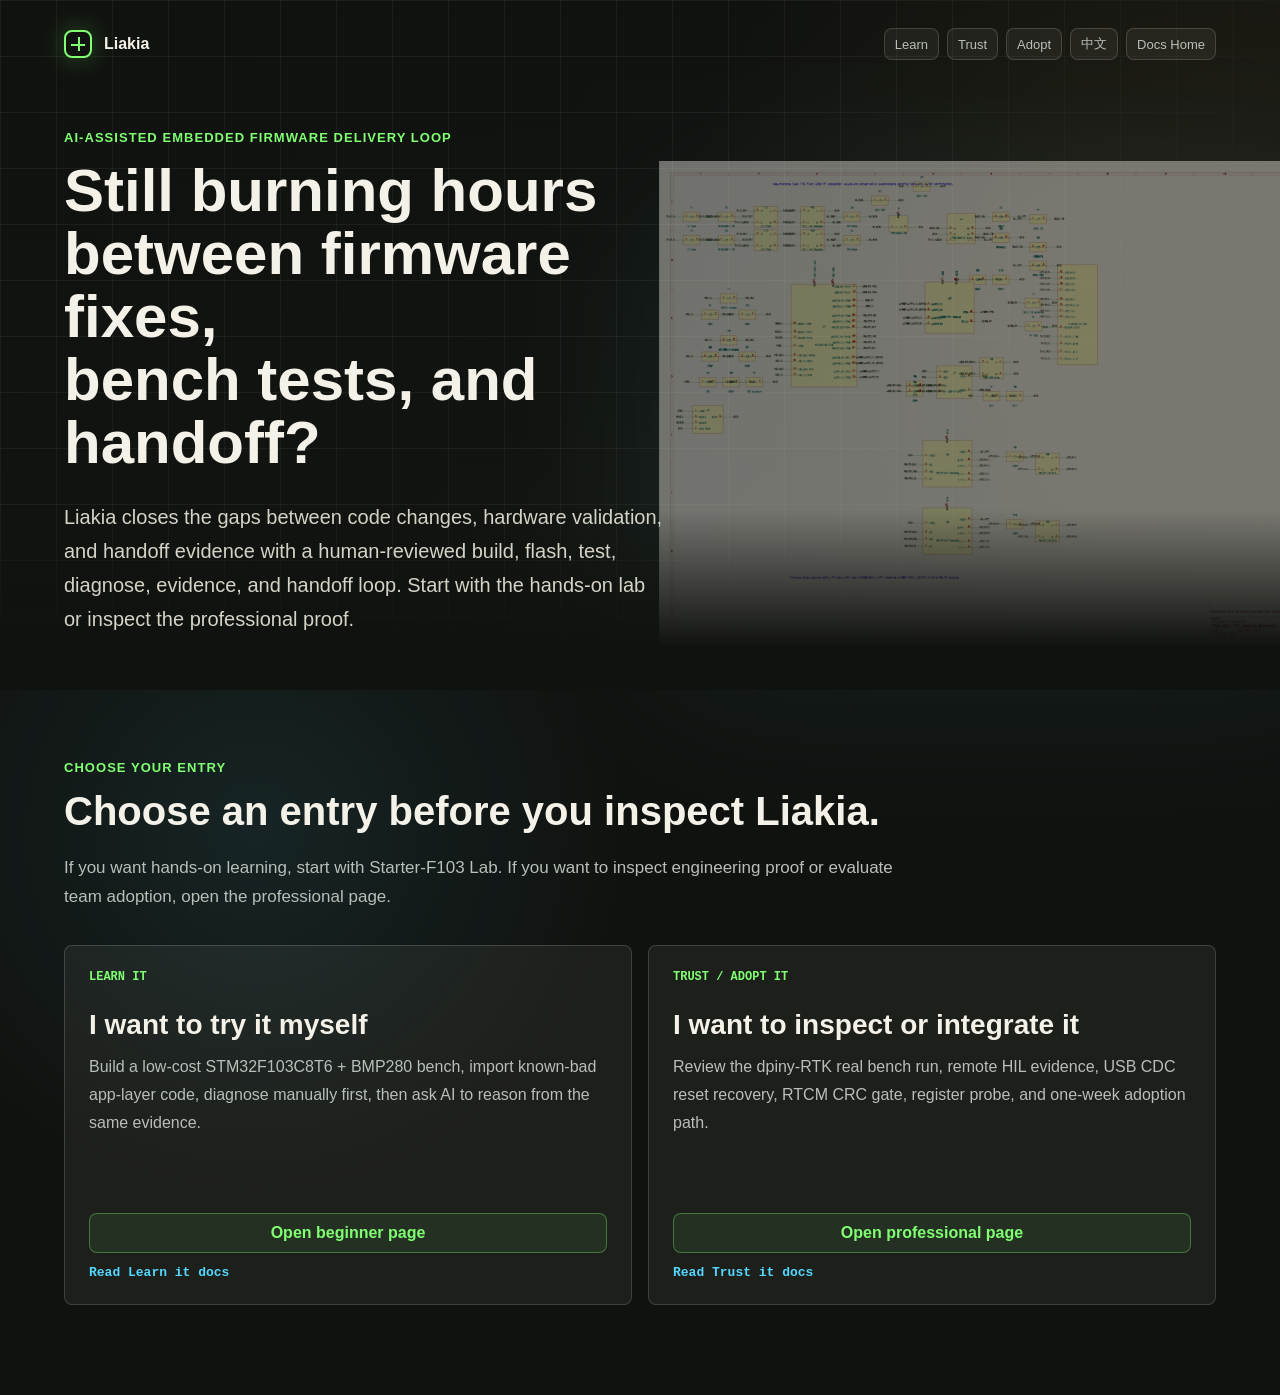
<file: docs/promo-demo/index.en.html>
<!doctype html>
<html lang="en">
  <head>
    <meta charset="utf-8">
    <meta name="viewport" content="width=device-width, initial-scale=1">
    <meta name="description" content="Liakia is an AI-assisted embedded firmware delivery loop. Choose the Starter-F103 learning path or the professional evidence and adoption path.">
    <title>Liakia — Choose Your Entry</title>
    <link rel="stylesheet" href="./styles.css?v=liakia-narrative-20260522">
  </head>
  <body>
    <main class="page-shell">
      <section class="hero router-hero" aria-label="Liakia promo router">
        <div class="hero-grid" aria-hidden="true"></div>
        <img class="board-ghost" src="./assets/board.svg" alt="">
        <nav class="topbar" aria-label="Promo router navigation">
          <div class="brand"><span class="brand-mark"></span><span>Liakia</span></div>
          <div class="nav-pills">
            <span>Learn</span>
            <span>Trust</span>
            <span>Adopt</span>
            <a href="./index.html">中文</a>
            <a href="../index.en.html">Docs Home</a>
          </div>
        </nav>
        <div class="hero-content">
          <p class="eyebrow">AI-assisted embedded firmware delivery loop</p>
          <h1>
            <span>Still burning hours</span>
            <span>between firmware fixes,</span>
            <span>bench tests, and handoff?</span>
          </h1>
          <p class="hero-copy">
            Liakia closes the gaps between code changes, hardware validation, and handoff evidence with a human-reviewed build, flash, test, diagnose, evidence, and handoff loop. Start with the hands-on lab or inspect the professional proof.
          </p>
        </div>
      </section>

      <section class="usecase-section router-section" aria-label="Choose Liakia entry">
        <div class="section-heading">
          <p>choose your entry</p>
          <h2>Choose an entry before you inspect Liakia.</h2>
          <div class="section-lede">If you want hands-on learning, start with Starter-F103 Lab. If you want to inspect engineering proof or evaluate team adoption, open the professional page.</div>
        </div>
        <div class="router-grid router-grid-two">
          <article class="route-card">
            <span>learn it</span>
            <h3>I want to try it myself</h3>
            <p>Build a low-cost STM32F103C8T6 + BMP280 bench, import known-bad app-layer code, diagnose manually first, then ask AI to reason from the same evidence.</p>
            <a class="doc-link" href="./beginner.en.html">Open beginner page</a>
            <a class="text-link" href="https://github.com/Sailiono/liakia-ai-embedded-workflow/blob/main/docs/learn-it/README.md">Read Learn it docs</a>
          </article>
          <article class="route-card">
            <span>trust / adopt it</span>
            <h3>I want to inspect or integrate it</h3>
            <p>Review the dpiny-RTK real bench run, remote HIL evidence, USB CDC reset recovery, RTCM CRC gate, register probe, and one-week adoption path.</p>
            <a class="doc-link" href="./professional.en.html">Open professional page</a>
            <a class="text-link" href="https://github.com/Sailiono/liakia-ai-embedded-workflow/blob/main/docs/trust-it/README.md">Read Trust it docs</a>
          </article>
        </div>
      </section>
    </main>
  </body>
</html>
</file>
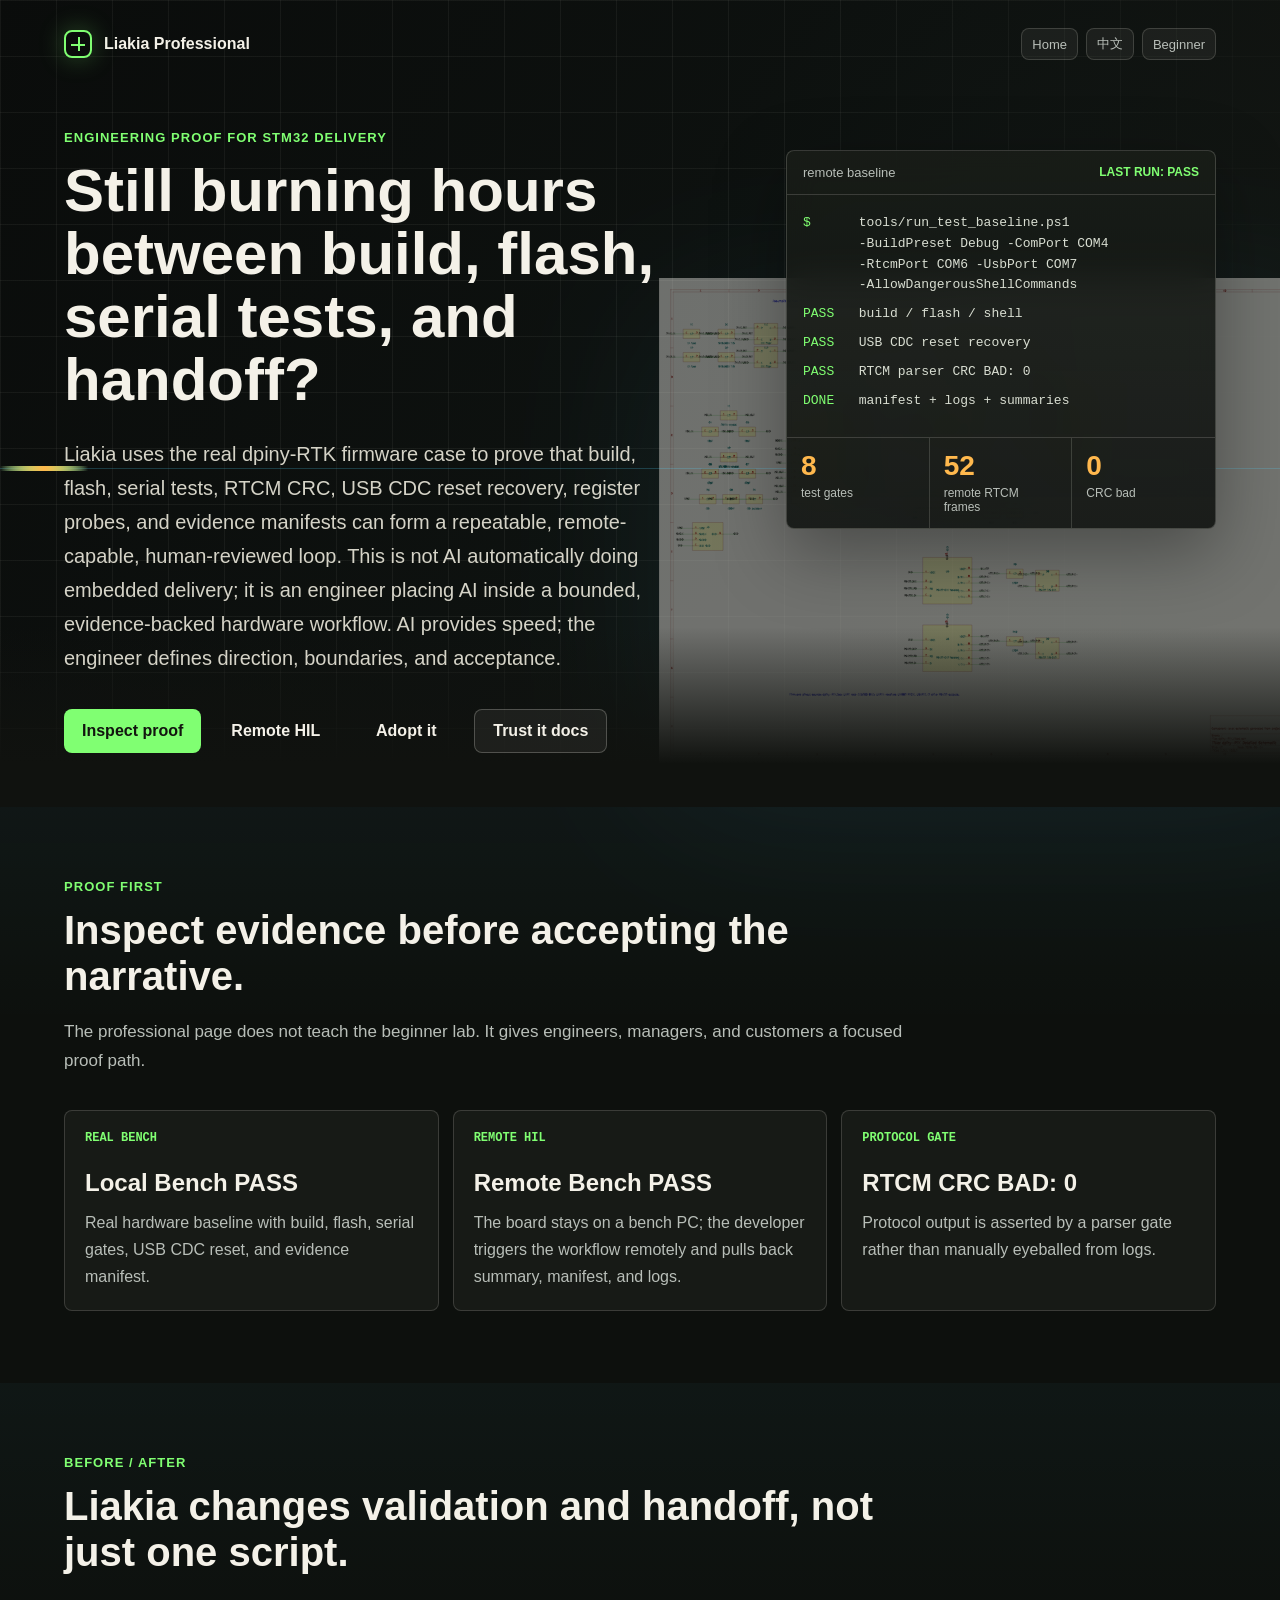
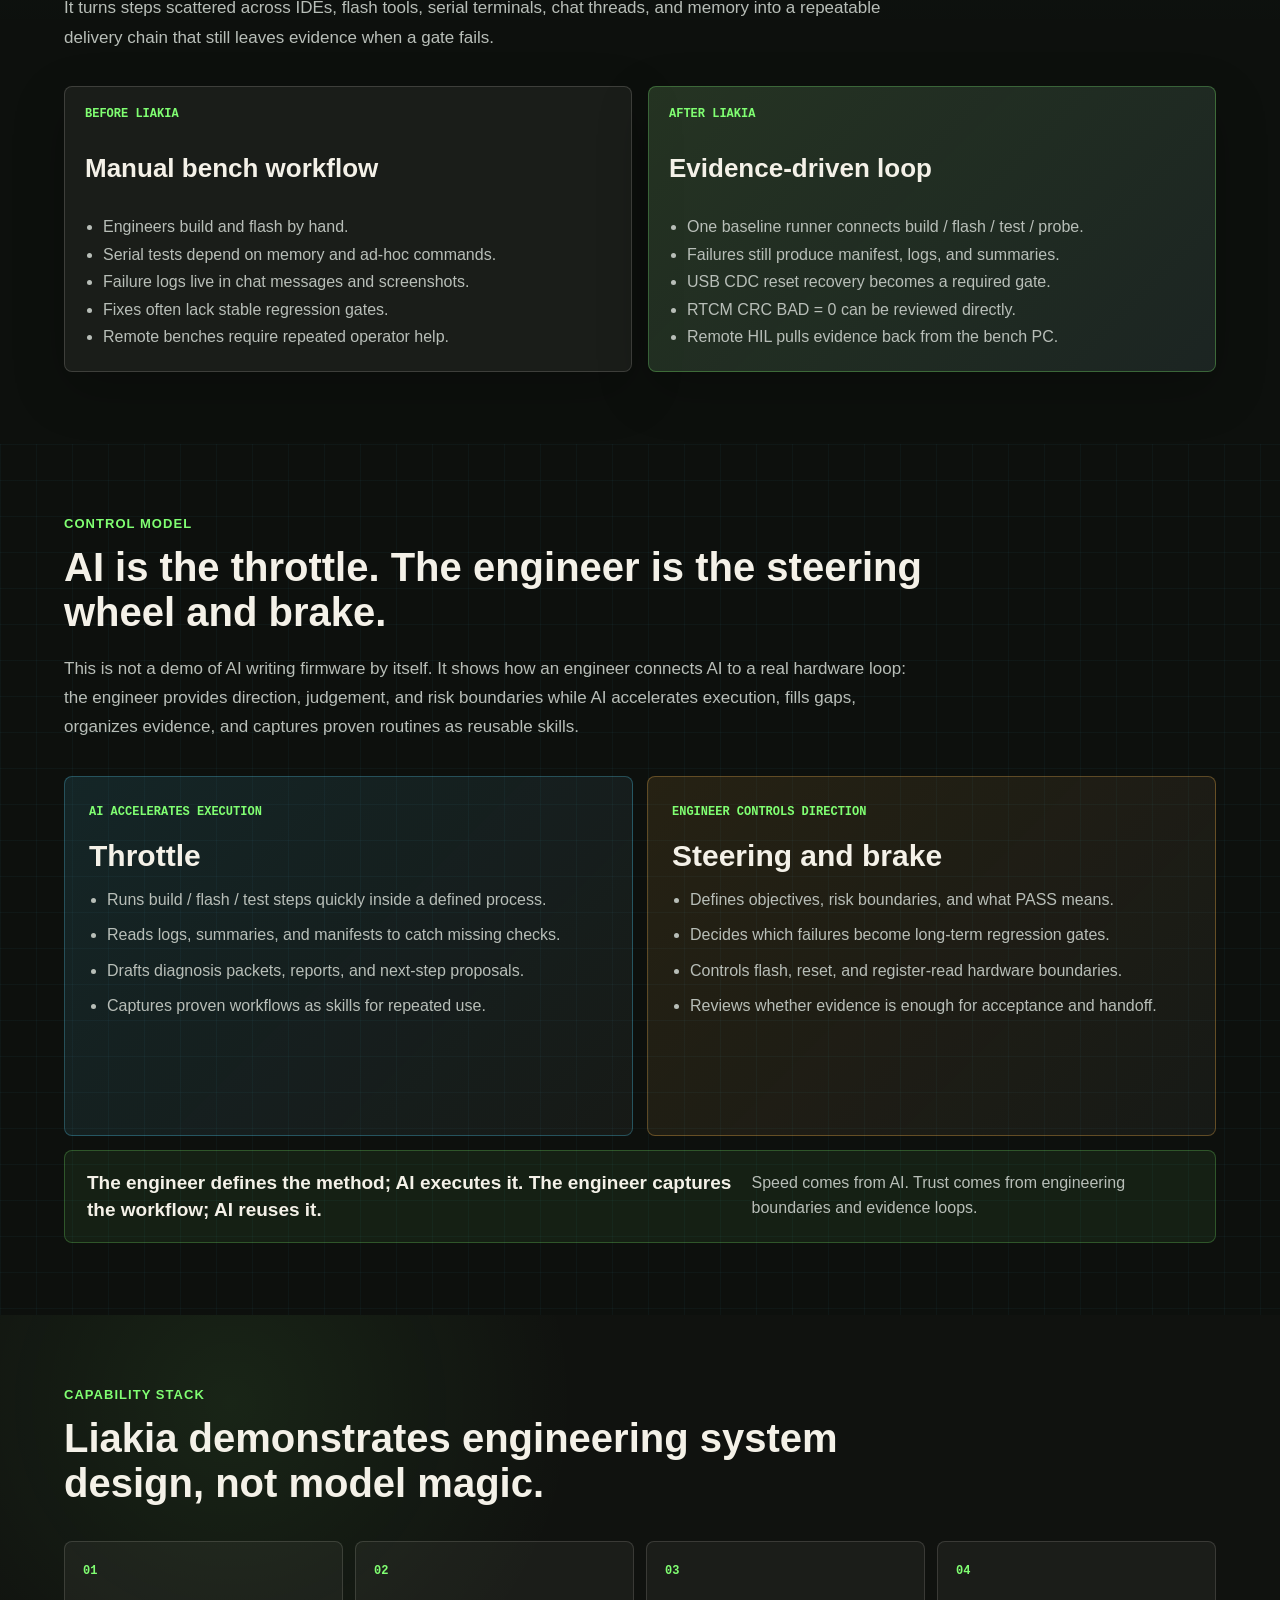
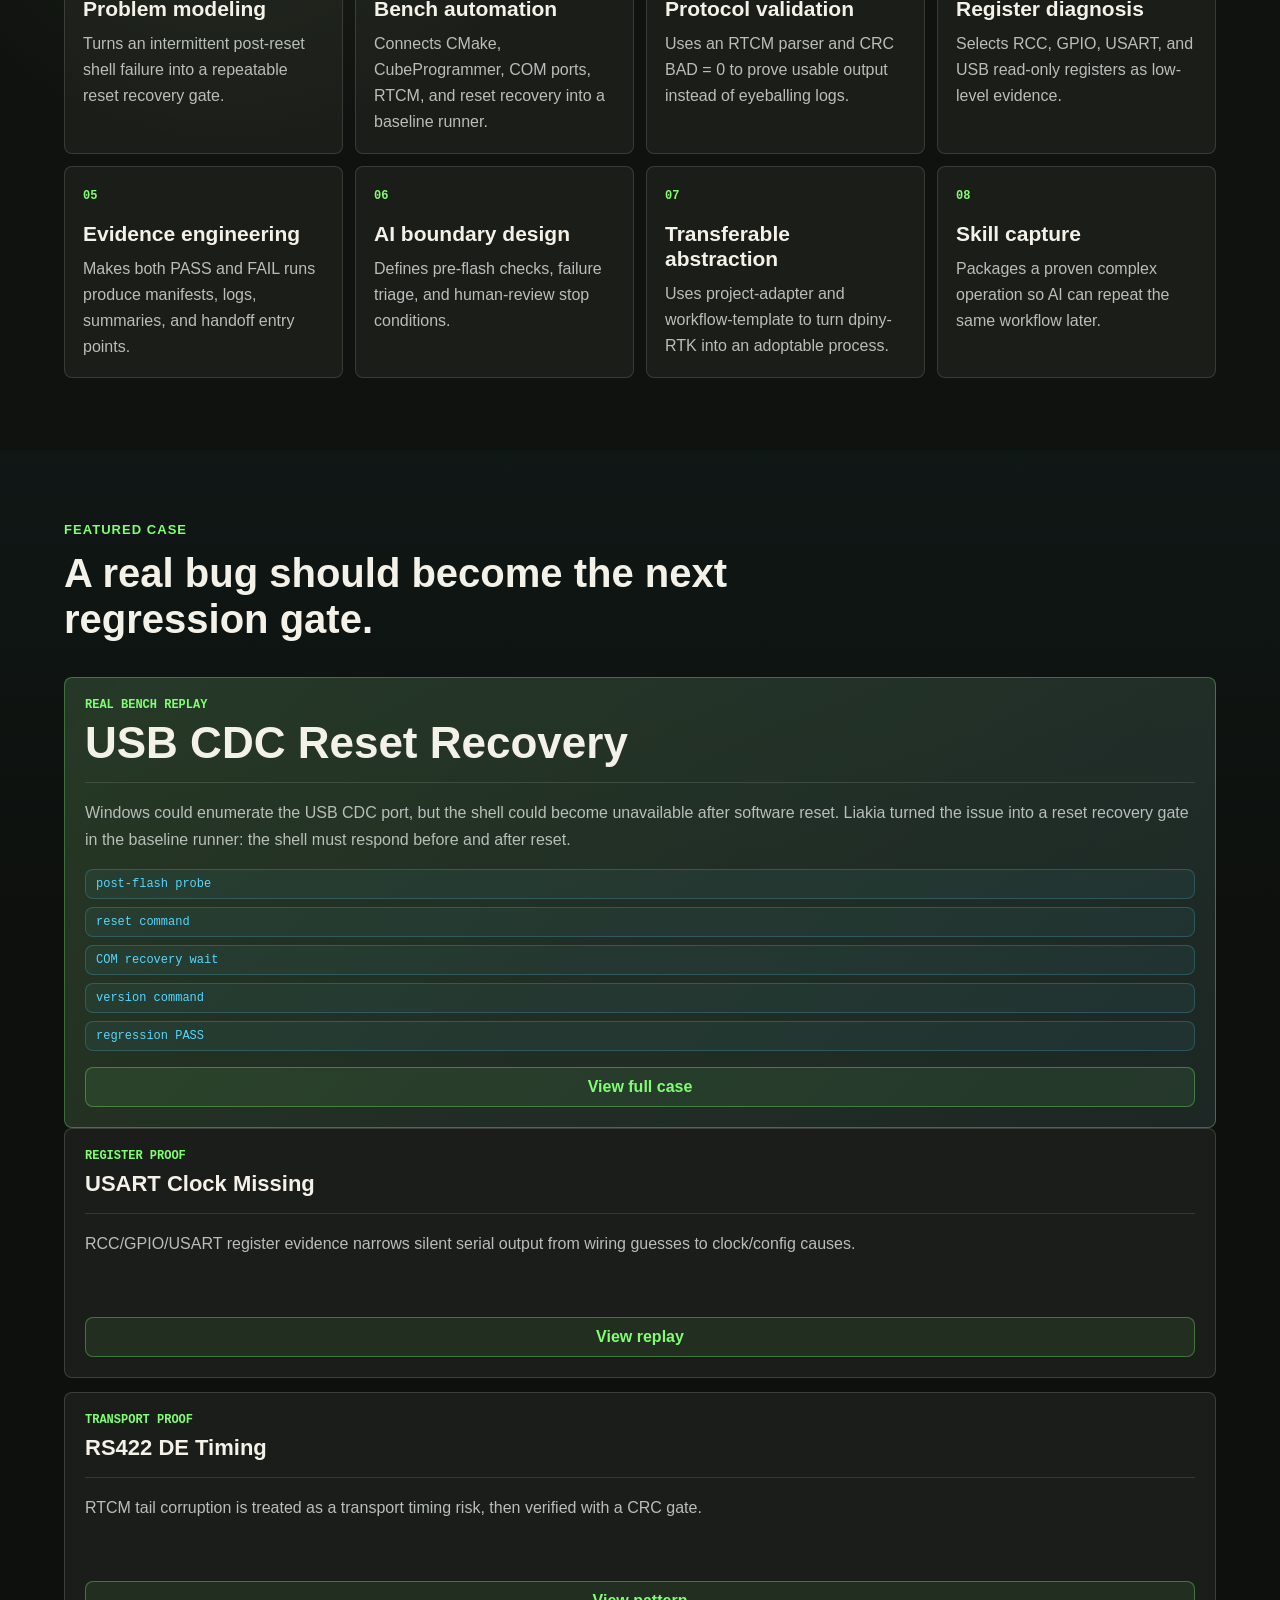
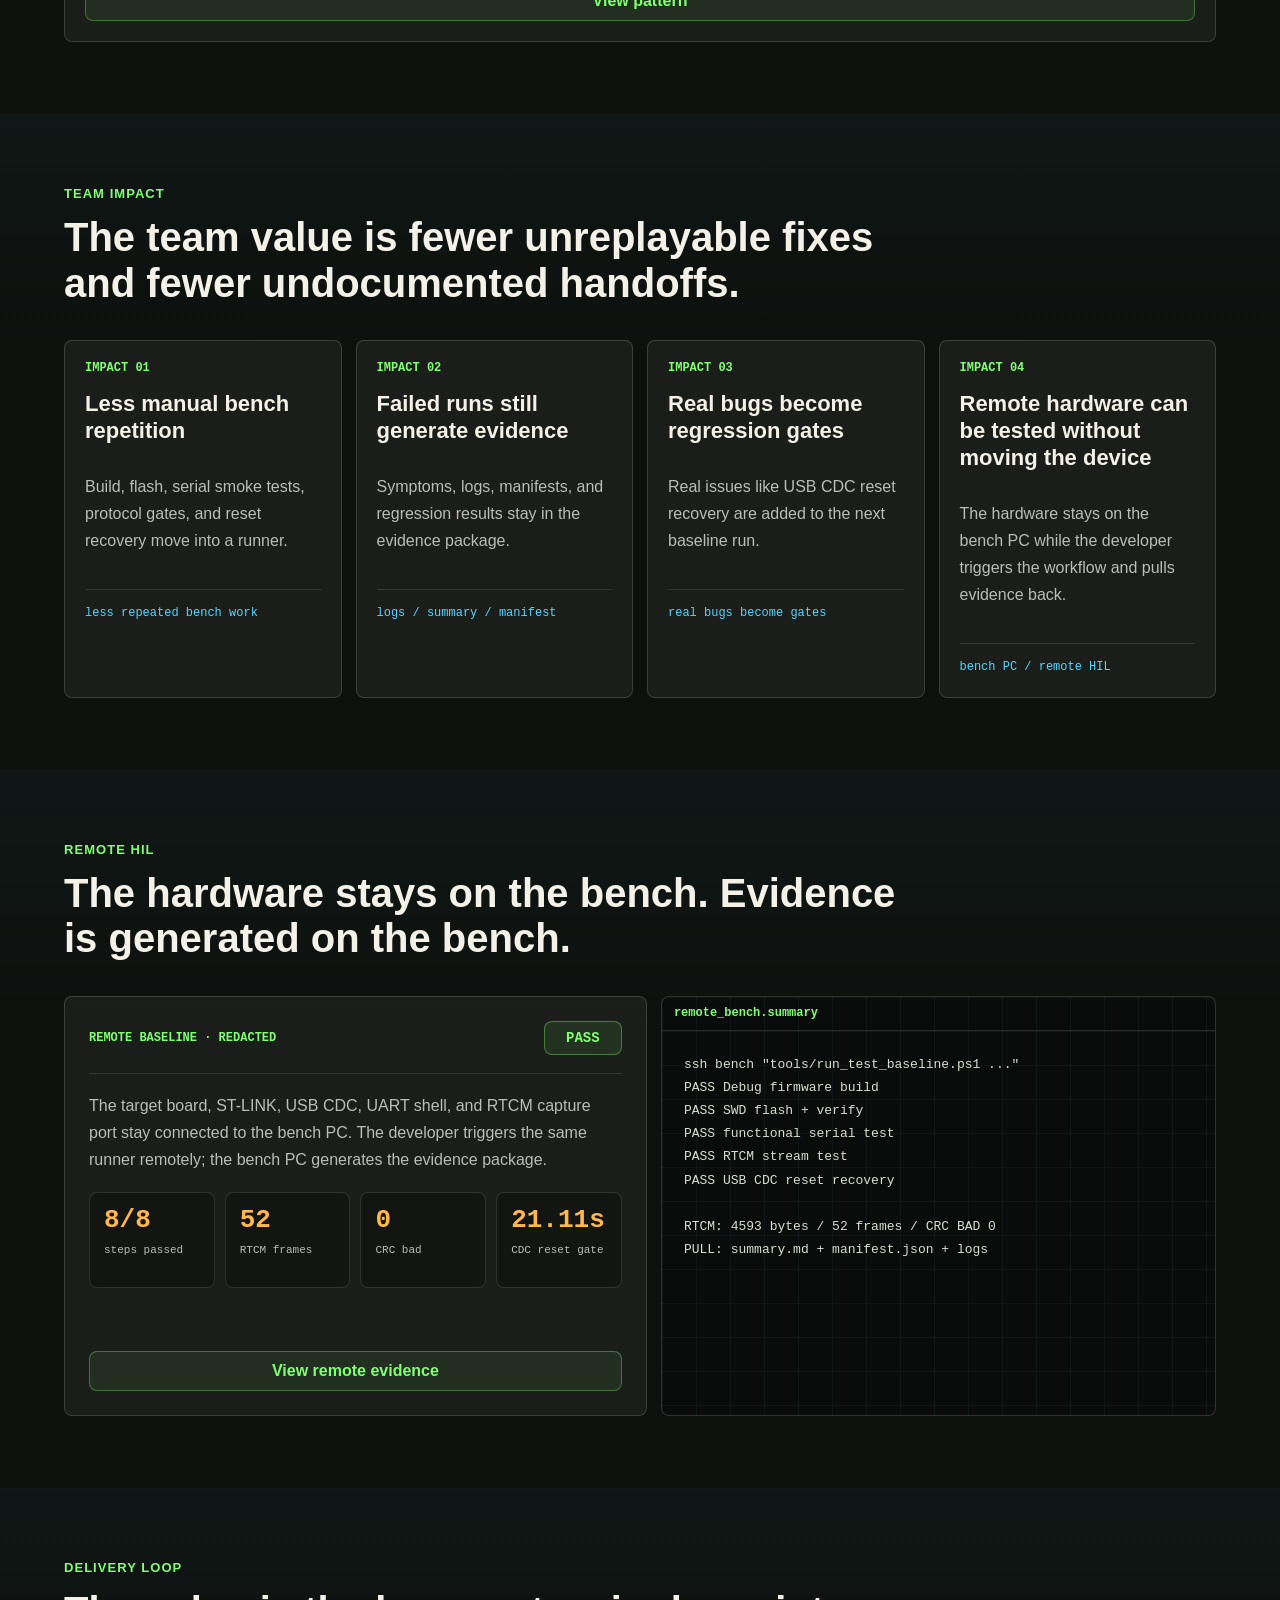
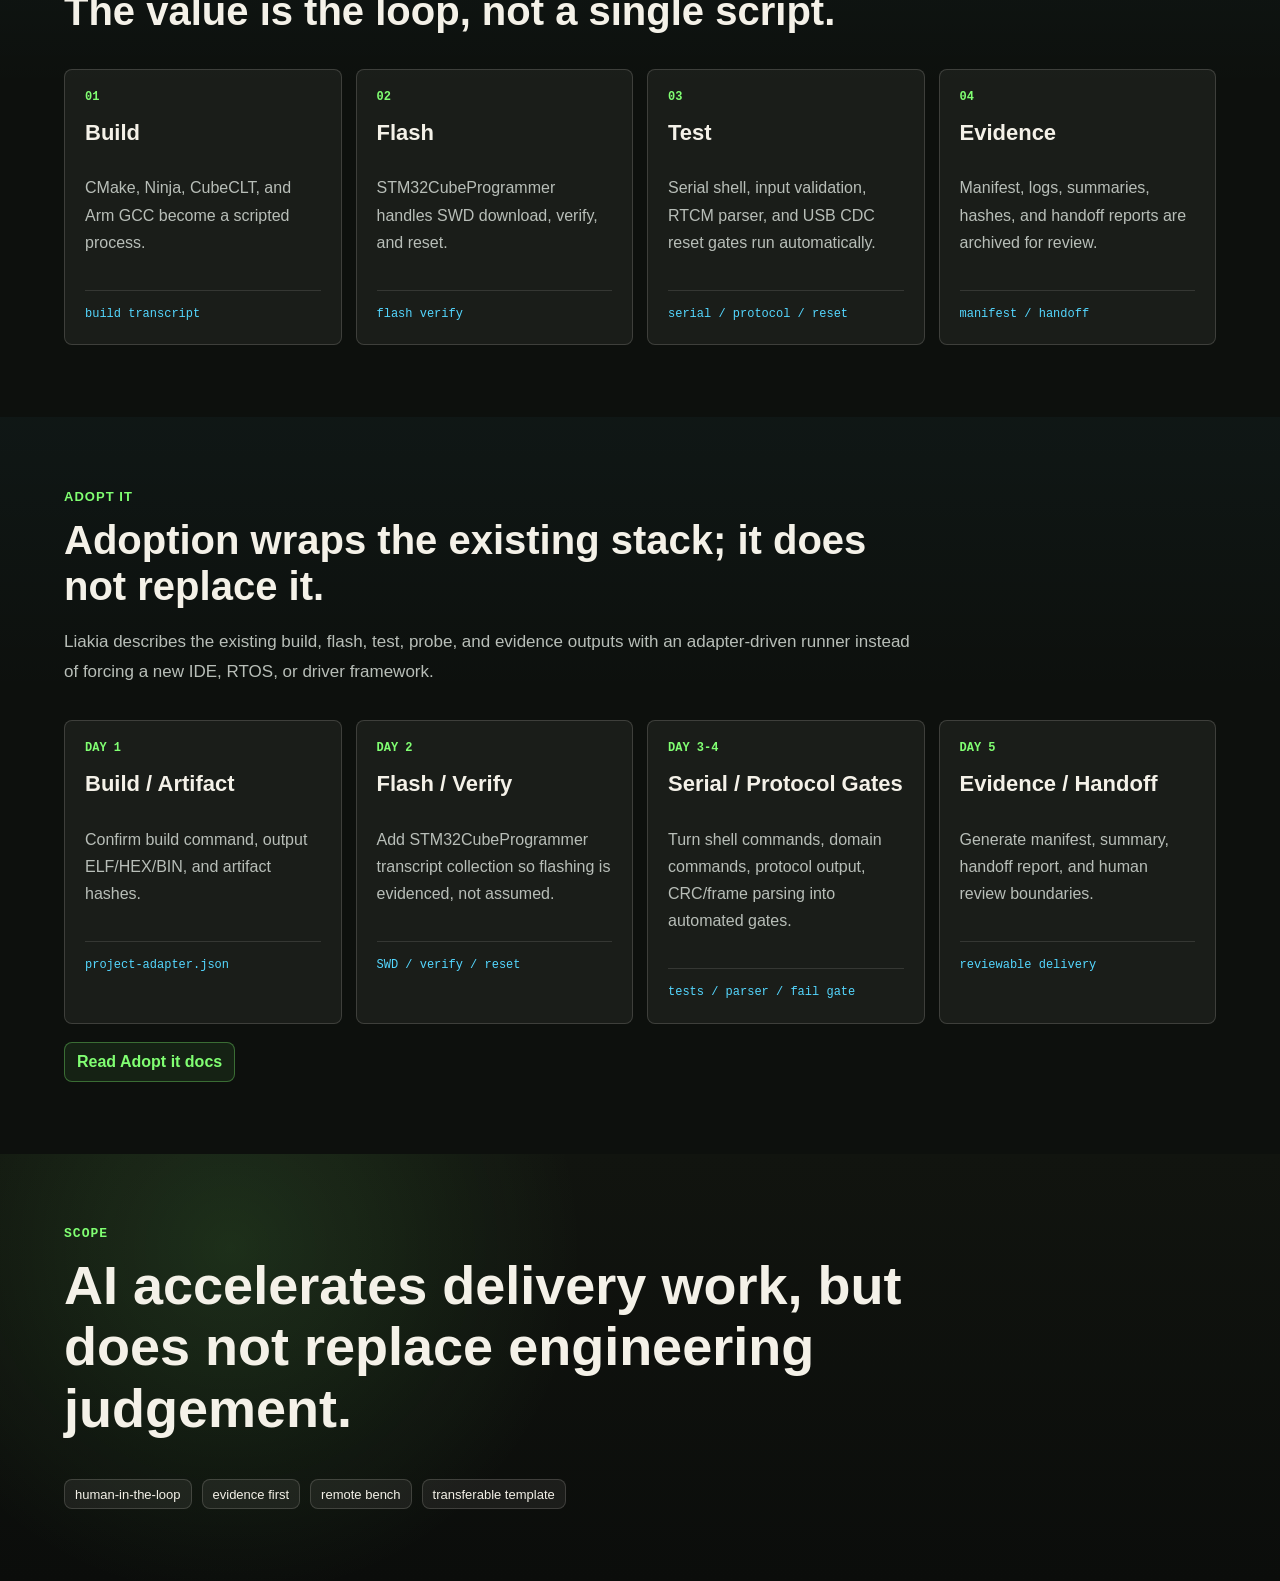
<file: docs/promo-demo/professional.en.html>
<!doctype html>
<html lang="en">
  <head>
    <meta charset="utf-8">
    <meta name="viewport" content="width=device-width, initial-scale=1">
    <meta name="description" content="Liakia professional showcase: real STM32 bench evidence, remote HIL, USB CDC reset recovery, RTCM CRC gate, and project adoption path.">
    <title>Liakia Professional — AI-Assisted Embedded Delivery Evidence Loop</title>
    <link rel="stylesheet" href="./styles.css?v=liakia-style-split-20260522">
  </head>
  <body class="professional-page">
    <main class="page-shell">
      <section class="hero professional-hero" aria-label="Professional hero">
        <div class="hero-grid" aria-hidden="true"></div>
        <div class="signal-rail" aria-hidden="true"><span></span><span></span><span></span></div>
        <img class="board-ghost" src="./assets/board.svg" alt="">
        <nav class="topbar" aria-label="Professional navigation">
          <div class="brand"><span class="brand-mark"></span><span>Liakia Professional</span></div>
          <div class="nav-pills">
            <a href="../index.en.html">Home</a>
            <a href="./professional.zh-CN.html">中文</a>
            <a href="./beginner.en.html">Beginner</a>
          </div>
        </nav>
        <div class="hero-content">
          <p class="eyebrow">engineering proof for STM32 delivery</p>
          <h1>
            <span>Still burning hours</span>
            <span>between build, flash,</span>
            <span>serial tests, and handoff?</span>
          </h1>
          <p class="hero-copy">
            Liakia uses the real dpiny-RTK firmware case to prove that build, flash, serial tests, RTCM CRC, USB CDC reset recovery, register probes, and evidence manifests can form a repeatable, remote-capable, human-reviewed loop.
            This is not AI automatically doing embedded delivery; it is an engineer placing AI inside a bounded, evidence-backed hardware workflow.
            AI provides speed; the engineer defines direction, boundaries, and acceptance.
          </p>
          <div class="hero-actions">
            <a href="#proof">Inspect proof</a>
            <a href="#remote-hil">Remote HIL</a>
            <a href="#adopt">Adopt it</a>
            <a href="https://github.com/Sailiono/liakia-ai-embedded-workflow/blob/main/docs/trust-it/README.md">Trust it docs</a>
          </div>
        </div>
        <aside class="mission-panel" aria-label="Latest baseline dashboard">
          <div class="panel-header"><span>remote baseline</span><strong>LAST RUN: PASS</strong></div>
          <div class="terminal">
            <p><span>$</span> tools/run_test_baseline.ps1<br><span></span> -BuildPreset Debug -ComPort COM4<br><span></span> -RtcmPort COM6 -UsbPort COM7<br><span></span> -AllowDangerousShellCommands</p>
            <p><span>PASS</span> build / flash / shell</p>
            <p><span>PASS</span> USB CDC reset recovery</p>
            <p><span>PASS</span> RTCM parser CRC BAD: 0</p>
            <p><span>DONE</span> manifest + logs + summaries</p>
          </div>
          <div class="metric-strip">
            <div><strong>8</strong><span>test gates</span></div>
            <div><strong>52</strong><span>remote RTCM frames</span></div>
            <div><strong>0</strong><span>CRC bad</span></div>
          </div>
        </aside>
      </section>

      <section id="proof" class="audience-section" aria-label="Proof first">
        <div class="section-heading">
          <p>proof first</p>
          <h2>Inspect evidence before accepting the narrative.</h2>
          <div class="section-lede">The professional page does not teach the beginner lab. It gives engineers, managers, and customers a focused proof path.</div>
        </div>
        <div class="audience-grid">
          <article><span>real bench</span><h3>Local Bench PASS</h3><p>Real hardware baseline with build, flash, serial gates, USB CDC reset, and evidence manifest.</p></article>
          <article><span>remote hil</span><h3>Remote Bench PASS</h3><p>The board stays on a bench PC; the developer triggers the workflow remotely and pulls back summary, manifest, and logs.</p></article>
          <article><span>protocol gate</span><h3>RTCM CRC BAD: 0</h3><p>Protocol output is asserted by a parser gate rather than manually eyeballed from logs.</p></article>
        </div>
      </section>

      <section class="usecase-section" aria-label="Before and after">
        <div class="section-heading">
          <p>before / after</p>
          <h2>Liakia changes validation and handoff, not just one script.</h2>
          <div class="section-lede">It turns steps scattered across IDEs, flash tools, serial terminals, chat threads, and memory into a repeatable delivery chain that still leaves evidence when a gate fails.</div>
        </div>
        <div class="compare-grid">
          <article class="compare-card">
            <span>before liakia</span>
            <h3>Manual bench workflow</h3>
            <ul>
              <li>Engineers build and flash by hand.</li>
              <li>Serial tests depend on memory and ad-hoc commands.</li>
              <li>Failure logs live in chat messages and screenshots.</li>
              <li>Fixes often lack stable regression gates.</li>
              <li>Remote benches require repeated operator help.</li>
            </ul>
          </article>
          <article class="compare-card is-after">
            <span>after liakia</span>
            <h3>Evidence-driven loop</h3>
            <ul>
              <li>One baseline runner connects build / flash / test / probe.</li>
              <li>Failures still produce manifest, logs, and summaries.</li>
              <li>USB CDC reset recovery becomes a required gate.</li>
              <li>RTCM CRC BAD = 0 can be reviewed directly.</li>
              <li>Remote HIL pulls evidence back from the bench PC.</li>
            </ul>
          </article>
        </div>
      </section>

      <section class="control-section" aria-label="Engineer and AI control model">
        <div class="section-heading">
          <p>control model</p>
          <h2>AI is the throttle. The engineer is the steering wheel and brake.</h2>
          <div class="section-lede">This is not a demo of AI writing firmware by itself. It shows how an engineer connects AI to a real hardware loop: the engineer provides direction, judgement, and risk boundaries while AI accelerates execution, fills gaps, organizes evidence, and captures proven routines as reusable skills.</div>
        </div>
        <div class="control-grid">
          <article class="control-card is-ai">
            <span>AI accelerates execution</span>
            <h3>Throttle</h3>
            <ul>
              <li>Runs build / flash / test steps quickly inside a defined process.</li>
              <li>Reads logs, summaries, and manifests to catch missing checks.</li>
              <li>Drafts diagnosis packets, reports, and next-step proposals.</li>
              <li>Captures proven workflows as skills for repeated use.</li>
            </ul>
          </article>
          <article class="control-card is-engineer">
            <span>Engineer controls direction</span>
            <h3>Steering and brake</h3>
            <ul>
              <li>Defines objectives, risk boundaries, and what PASS means.</li>
              <li>Decides which failures become long-term regression gates.</li>
              <li>Controls flash, reset, and register-read hardware boundaries.</li>
              <li>Reviews whether evidence is enough for acceptance and handoff.</li>
            </ul>
          </article>
        </div>
        <div class="control-slogan">
          <strong>The engineer defines the method; AI executes it. The engineer captures the workflow; AI reuses it.</strong>
          <span>Speed comes from AI. Trust comes from engineering boundaries and evidence loops.</span>
        </div>
      </section>

      <section class="capability-section" aria-label="Engineering capability stack">
        <div class="section-heading">
          <p>capability stack</p>
          <h2>Liakia demonstrates engineering system design, not model magic.</h2>
        </div>
        <div class="capability-grid">
          <article><span>01</span><h3>Problem modeling</h3><p>Turns an intermittent post-reset shell failure into a repeatable reset recovery gate.</p></article>
          <article><span>02</span><h3>Bench automation</h3><p>Connects CMake, CubeProgrammer, COM ports, RTCM, and reset recovery into a baseline runner.</p></article>
          <article><span>03</span><h3>Protocol validation</h3><p>Uses an RTCM parser and CRC BAD = 0 to prove usable output instead of eyeballing logs.</p></article>
          <article><span>04</span><h3>Register diagnosis</h3><p>Selects RCC, GPIO, USART, and USB read-only registers as low-level evidence.</p></article>
          <article><span>05</span><h3>Evidence engineering</h3><p>Makes both PASS and FAIL runs produce manifests, logs, summaries, and handoff entry points.</p></article>
          <article><span>06</span><h3>AI boundary design</h3><p>Defines pre-flash checks, failure triage, and human-review stop conditions.</p></article>
          <article><span>07</span><h3>Transferable abstraction</h3><p>Uses project-adapter and workflow-template to turn dpiny-RTK into an adoptable process.</p></article>
          <article><span>08</span><h3>Skill capture</h3><p>Packages a proven complex operation so AI can repeat the same workflow later.</p></article>
        </div>
      </section>

      <section id="cases" class="case-section" aria-label="Featured case">
        <div class="section-heading">
          <p>featured case</p>
          <h2>A real bug should become the next regression gate.</h2>
        </div>
        <div class="case-grid">
          <article class="case-card is-featured">
            <div class="case-head"><span>real bench replay</span><strong>USB CDC Reset Recovery</strong></div>
            <p>Windows could enumerate the USB CDC port, but the shell could become unavailable after software reset. Liakia turned the issue into a reset recovery gate in the baseline runner: the shell must respond before and after reset.</p>
            <div class="case-flow"><span>post-flash probe</span><span>reset command</span><span>COM recovery wait</span><span>version command</span><span>regression PASS</span></div>
            <a class="doc-link" href="https://github.com/Sailiono/liakia-ai-embedded-workflow/blob/main/case-studies/04-usb-cdc-reset-recovery.md">View full case</a>
          </article>
          <div class="case-support-grid">
            <article class="case-card"><div class="case-head"><span>register proof</span><strong>USART Clock Missing</strong></div><p>RCC/GPIO/USART register evidence narrows silent serial output from wiring guesses to clock/config causes.</p><a class="doc-link" href="https://github.com/Sailiono/liakia-ai-embedded-workflow/blob/main/case-studies/01-usart-clock-missing.md">View replay</a></article>
            <article class="case-card"><div class="case-head"><span>transport proof</span><strong>RS422 DE Timing</strong></div><p>RTCM tail corruption is treated as a transport timing risk, then verified with a CRC gate.</p><a class="doc-link" href="https://github.com/Sailiono/liakia-ai-embedded-workflow/blob/main/case-studies/02-rs422-de-timing.md">View pattern</a></article>
          </div>
        </div>
      </section>

      <section class="usecase-section" aria-label="Team impact">
        <div class="section-heading">
          <p>team impact</p>
          <h2>The team value is fewer unreplayable fixes and fewer undocumented handoffs.</h2>
        </div>
        <div class="usecase-grid">
          <article><span>impact 01</span><h3>Less manual bench repetition</h3><p>Build, flash, serial smoke tests, protocol gates, and reset recovery move into a runner.</p><em>less repeated bench work</em></article>
          <article><span>impact 02</span><h3>Failed runs still generate evidence</h3><p>Symptoms, logs, manifests, and regression results stay in the evidence package.</p><em>logs / summary / manifest</em></article>
          <article><span>impact 03</span><h3>Real bugs become regression gates</h3><p>Real issues like USB CDC reset recovery are added to the next baseline run.</p><em>real bugs become gates</em></article>
          <article><span>impact 04</span><h3>Remote hardware can be tested without moving the device</h3><p>The hardware stays on the bench PC while the developer triggers the workflow and pulls evidence back.</p><em>bench PC / remote HIL</em></article>
        </div>
      </section>

      <section id="remote-hil" class="remote-section" aria-label="Remote HIL">
        <div class="section-heading">
          <p>remote hil</p>
          <h2>The hardware stays on the bench. Evidence is generated on the bench.</h2>
        </div>
        <div class="remote-grid">
          <article class="remote-proof">
            <div class="remote-head"><span>remote baseline · redacted</span><strong>PASS</strong></div>
            <p>The target board, ST-LINK, USB CDC, UART shell, and RTCM capture port stay connected to the bench PC. The developer triggers the same runner remotely; the bench PC generates the evidence package.</p>
            <div class="remote-stats"><div><strong>8/8</strong><span>steps passed</span></div><div><strong>52</strong><span>RTCM frames</span></div><div><strong>0</strong><span>CRC bad</span></div><div><strong>21.11s</strong><span>CDC reset gate</span></div></div>
            <a class="doc-link" href="https://github.com/Sailiono/liakia-ai-embedded-workflow/blob/main/evidence/remote-hil-redacted-2026-05-20/test_summary.md">View remote evidence</a>
          </article>
          <article class="remote-console">
            <div class="pane-title">remote_bench.summary</div>
            <pre><code>ssh bench "tools/run_test_baseline.ps1 ..."
PASS Debug firmware build
PASS SWD flash + verify
PASS functional serial test
PASS RTCM stream test
PASS USB CDC reset recovery

RTCM: 4593 bytes / 52 frames / CRC BAD 0
PULL: summary.md + manifest.json + logs</code></pre>
          </article>
        </div>
      </section>

      <section id="workflow" class="usecase-section" aria-label="Delivery loop">
        <div class="section-heading">
          <p>delivery loop</p>
          <h2>The value is the loop, not a single script.</h2>
        </div>
        <div class="usecase-grid">
          <article><span>01</span><h3>Build</h3><p>CMake, Ninja, CubeCLT, and Arm GCC become a scripted process.</p><em>build transcript</em></article>
          <article><span>02</span><h3>Flash</h3><p>STM32CubeProgrammer handles SWD download, verify, and reset.</p><em>flash verify</em></article>
          <article><span>03</span><h3>Test</h3><p>Serial shell, input validation, RTCM parser, and USB CDC reset gates run automatically.</p><em>serial / protocol / reset</em></article>
          <article><span>04</span><h3>Evidence</h3><p>Manifest, logs, summaries, hashes, and handoff reports are archived for review.</p><em>manifest / handoff</em></article>
        </div>
      </section>

      <section id="adopt" class="usecase-section" aria-label="Adopt your STM32 project">
        <div class="section-heading">
          <p>adopt it</p>
          <h2>Adoption wraps the existing stack; it does not replace it.</h2>
          <div class="section-lede">Liakia describes the existing build, flash, test, probe, and evidence outputs with an adapter-driven runner instead of forcing a new IDE, RTOS, or driver framework.</div>
        </div>
        <div class="usecase-grid">
          <article><span>day 1</span><h3>Build / Artifact</h3><p>Confirm build command, output ELF/HEX/BIN, and artifact hashes.</p><em>project-adapter.json</em></article>
          <article><span>day 2</span><h3>Flash / Verify</h3><p>Add STM32CubeProgrammer transcript collection so flashing is evidenced, not assumed.</p><em>SWD / verify / reset</em></article>
          <article><span>day 3-4</span><h3>Serial / Protocol Gates</h3><p>Turn shell commands, domain commands, protocol output, CRC/frame parsing into automated gates.</p><em>tests / parser / fail gate</em></article>
          <article><span>day 5</span><h3>Evidence / Handoff</h3><p>Generate manifest, summary, handoff report, and human review boundaries.</p><em>reviewable delivery</em></article>
        </div>
        <a class="section-link" href="https://github.com/Sailiono/liakia-ai-embedded-workflow/blob/main/docs/adopt-it/README.md">Read Adopt it docs</a>
      </section>

      <section class="closing-section" aria-label="Closing">
        <p>scope</p>
        <h2>AI accelerates delivery work, but does not replace engineering judgement.</h2>
        <div class="closing-band">
          <span>human-in-the-loop</span>
          <span>evidence first</span>
          <span>remote bench</span>
          <span>transferable template</span>
        </div>
      </section>
    </main>
  </body>
</html>
</file>
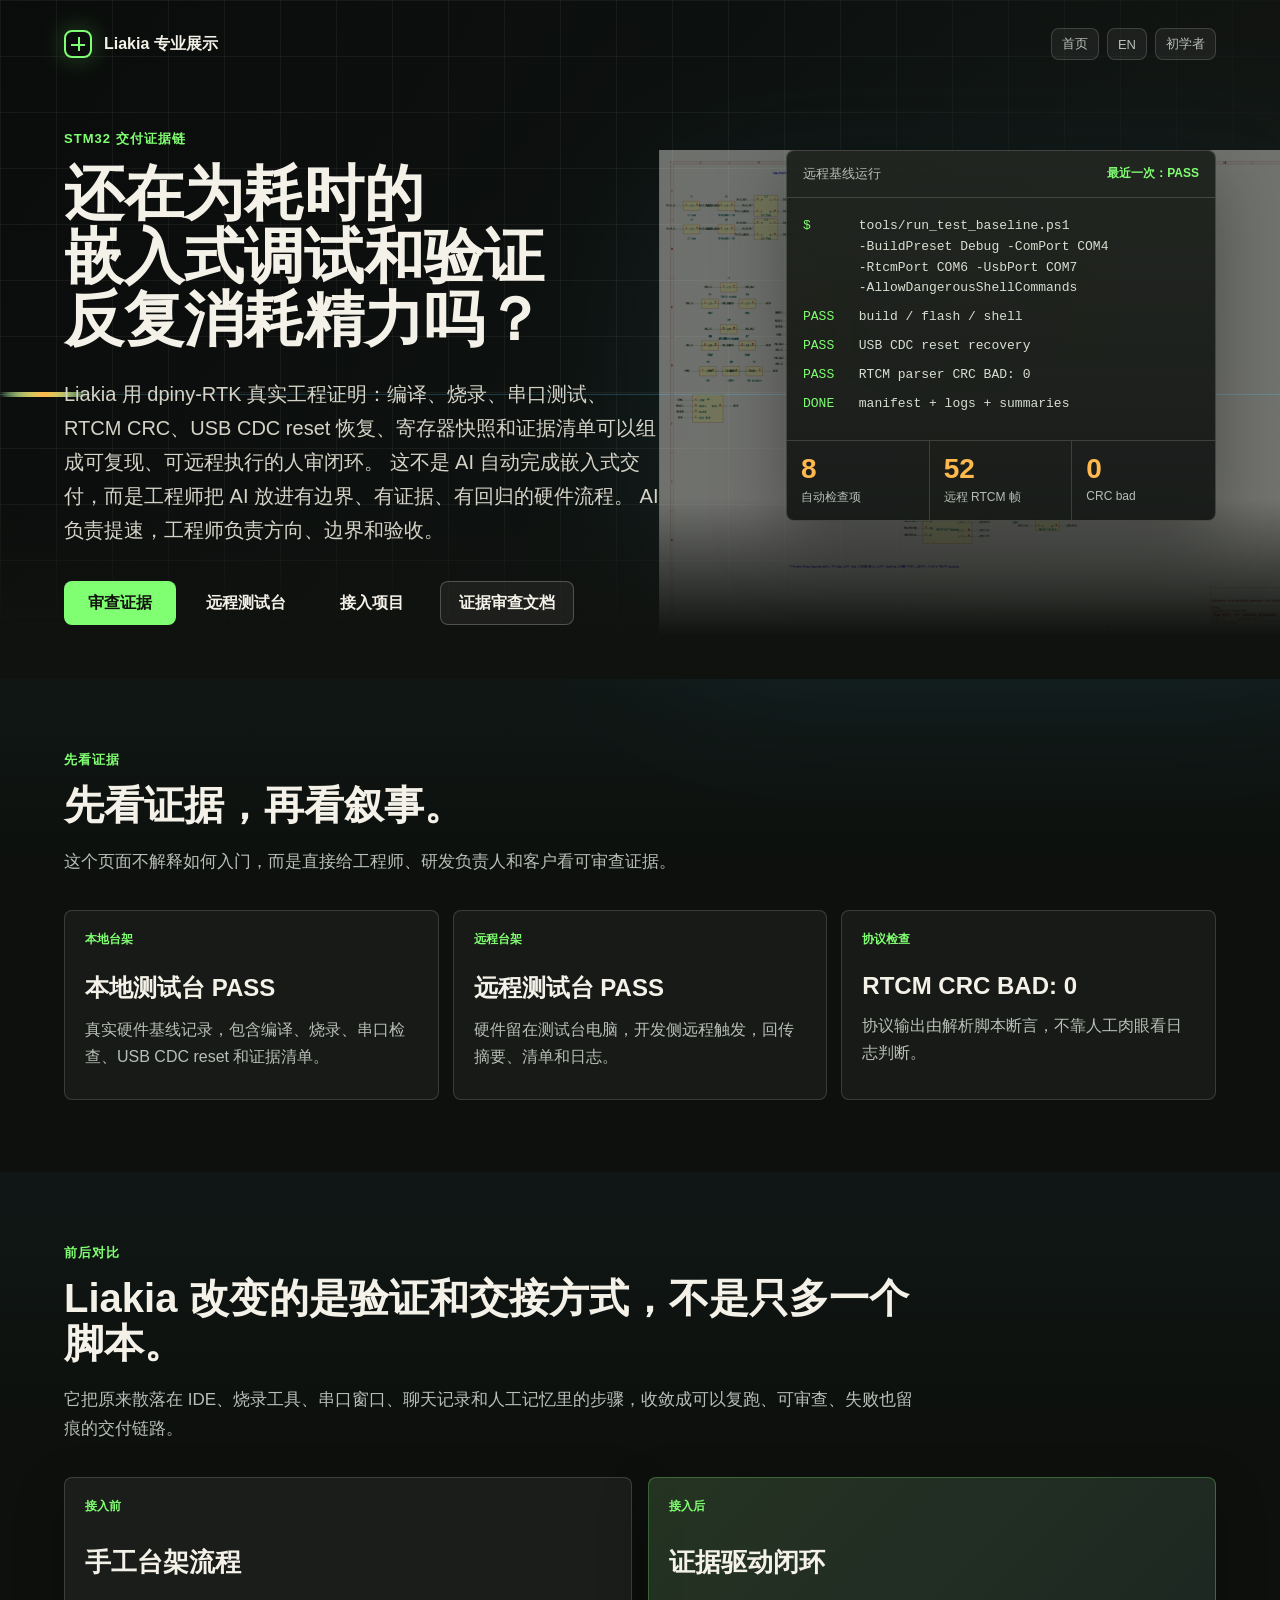
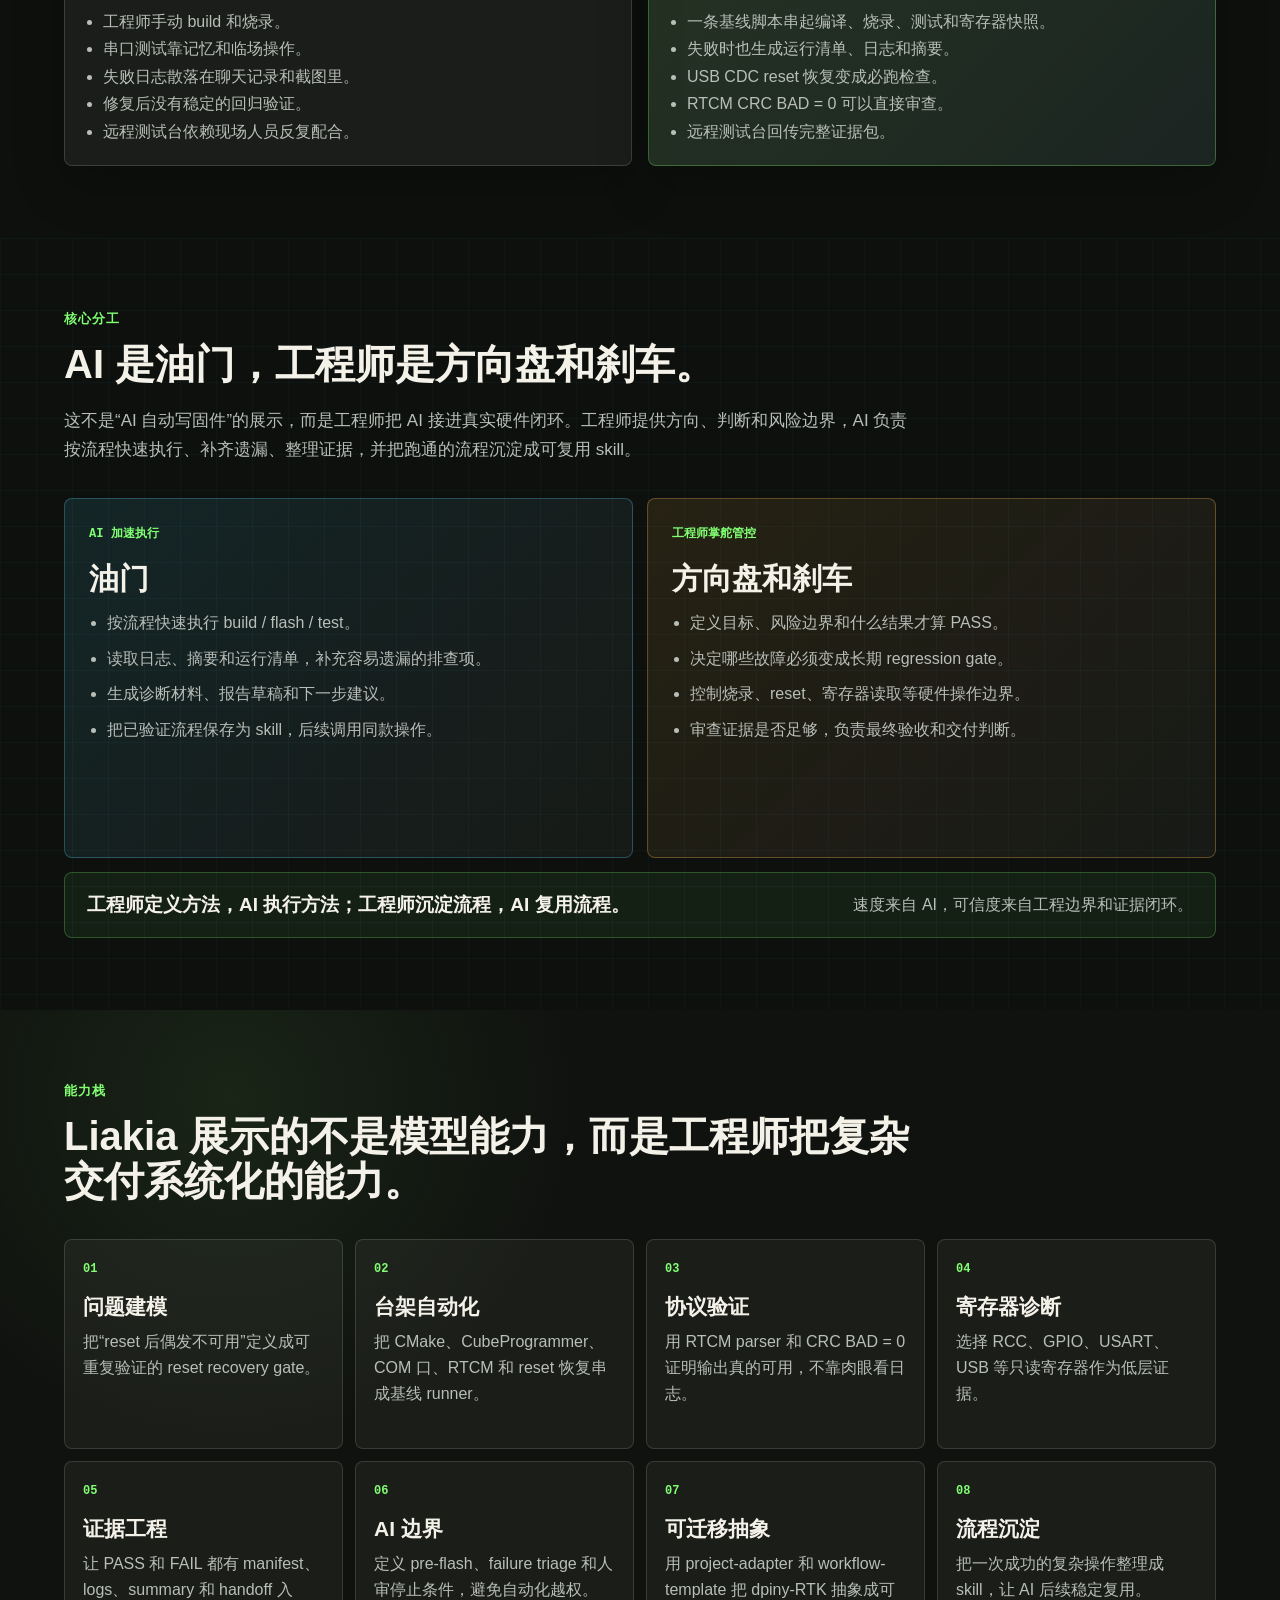
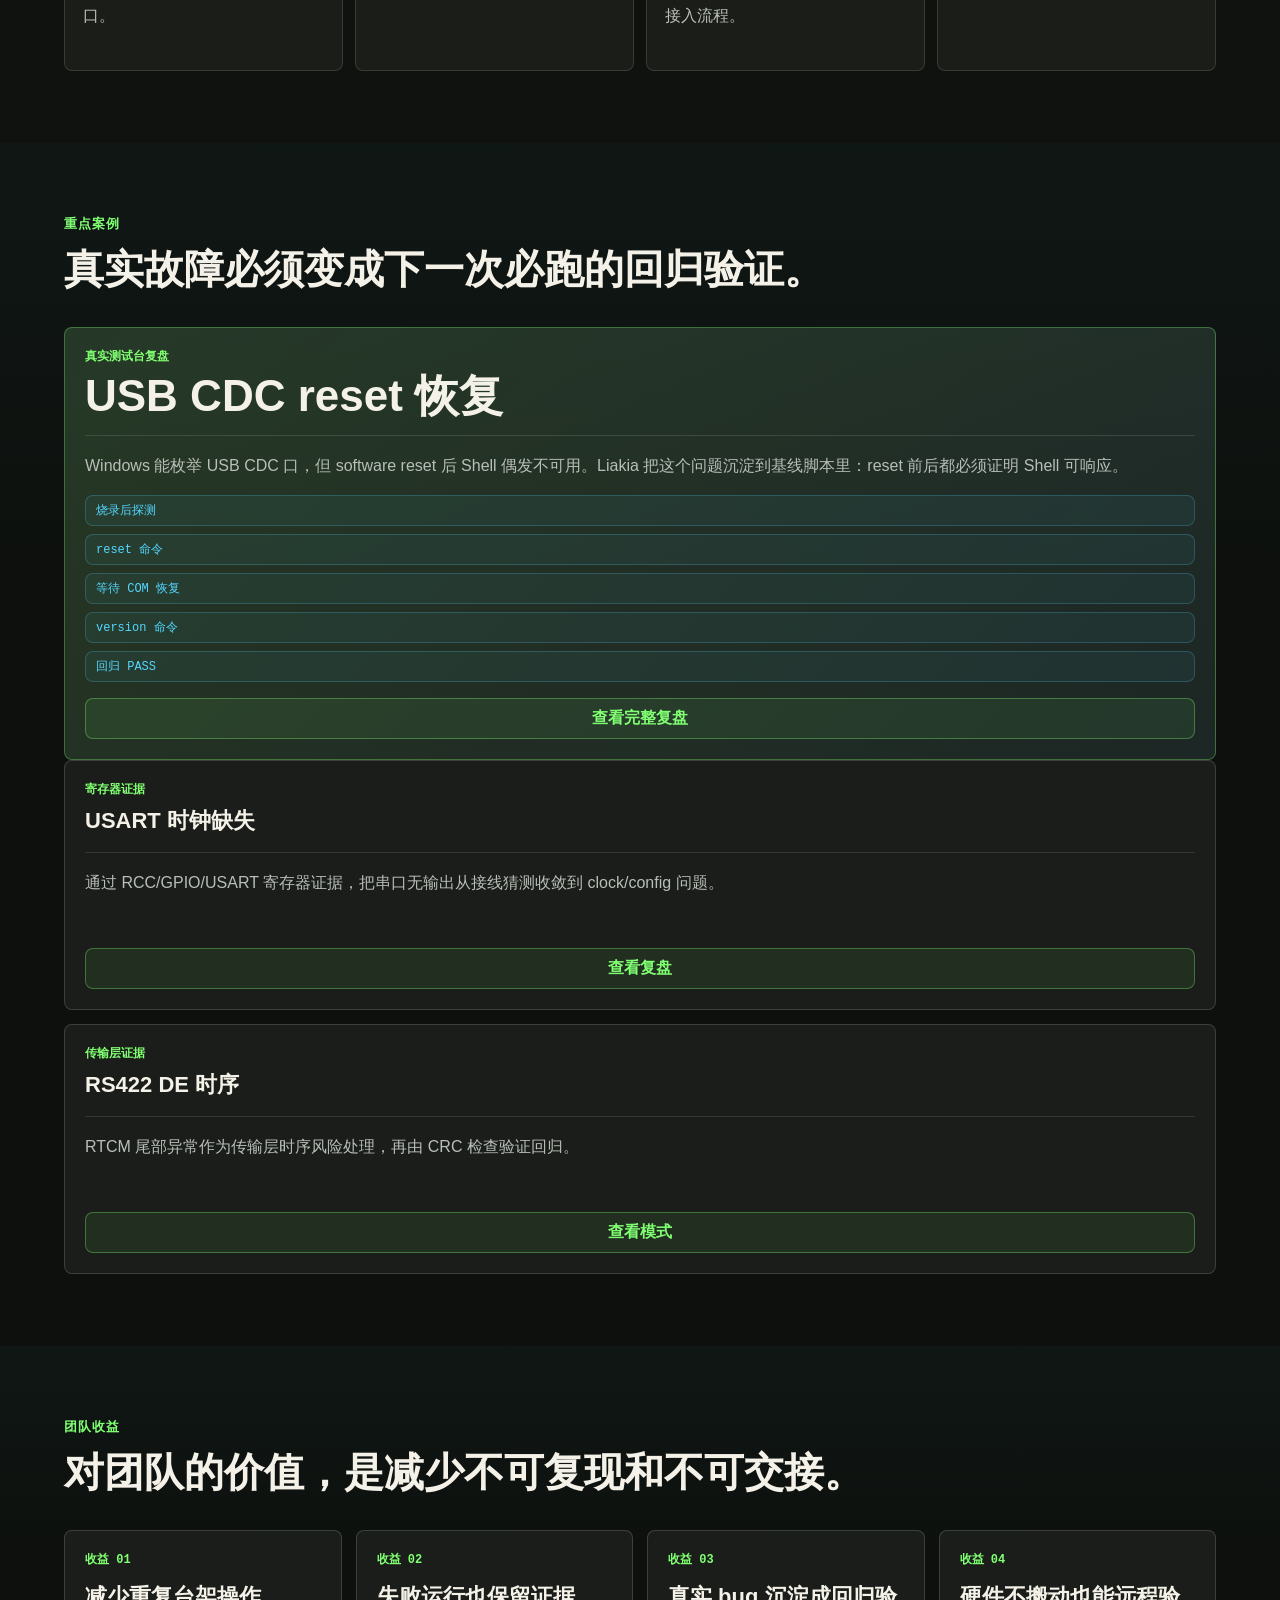
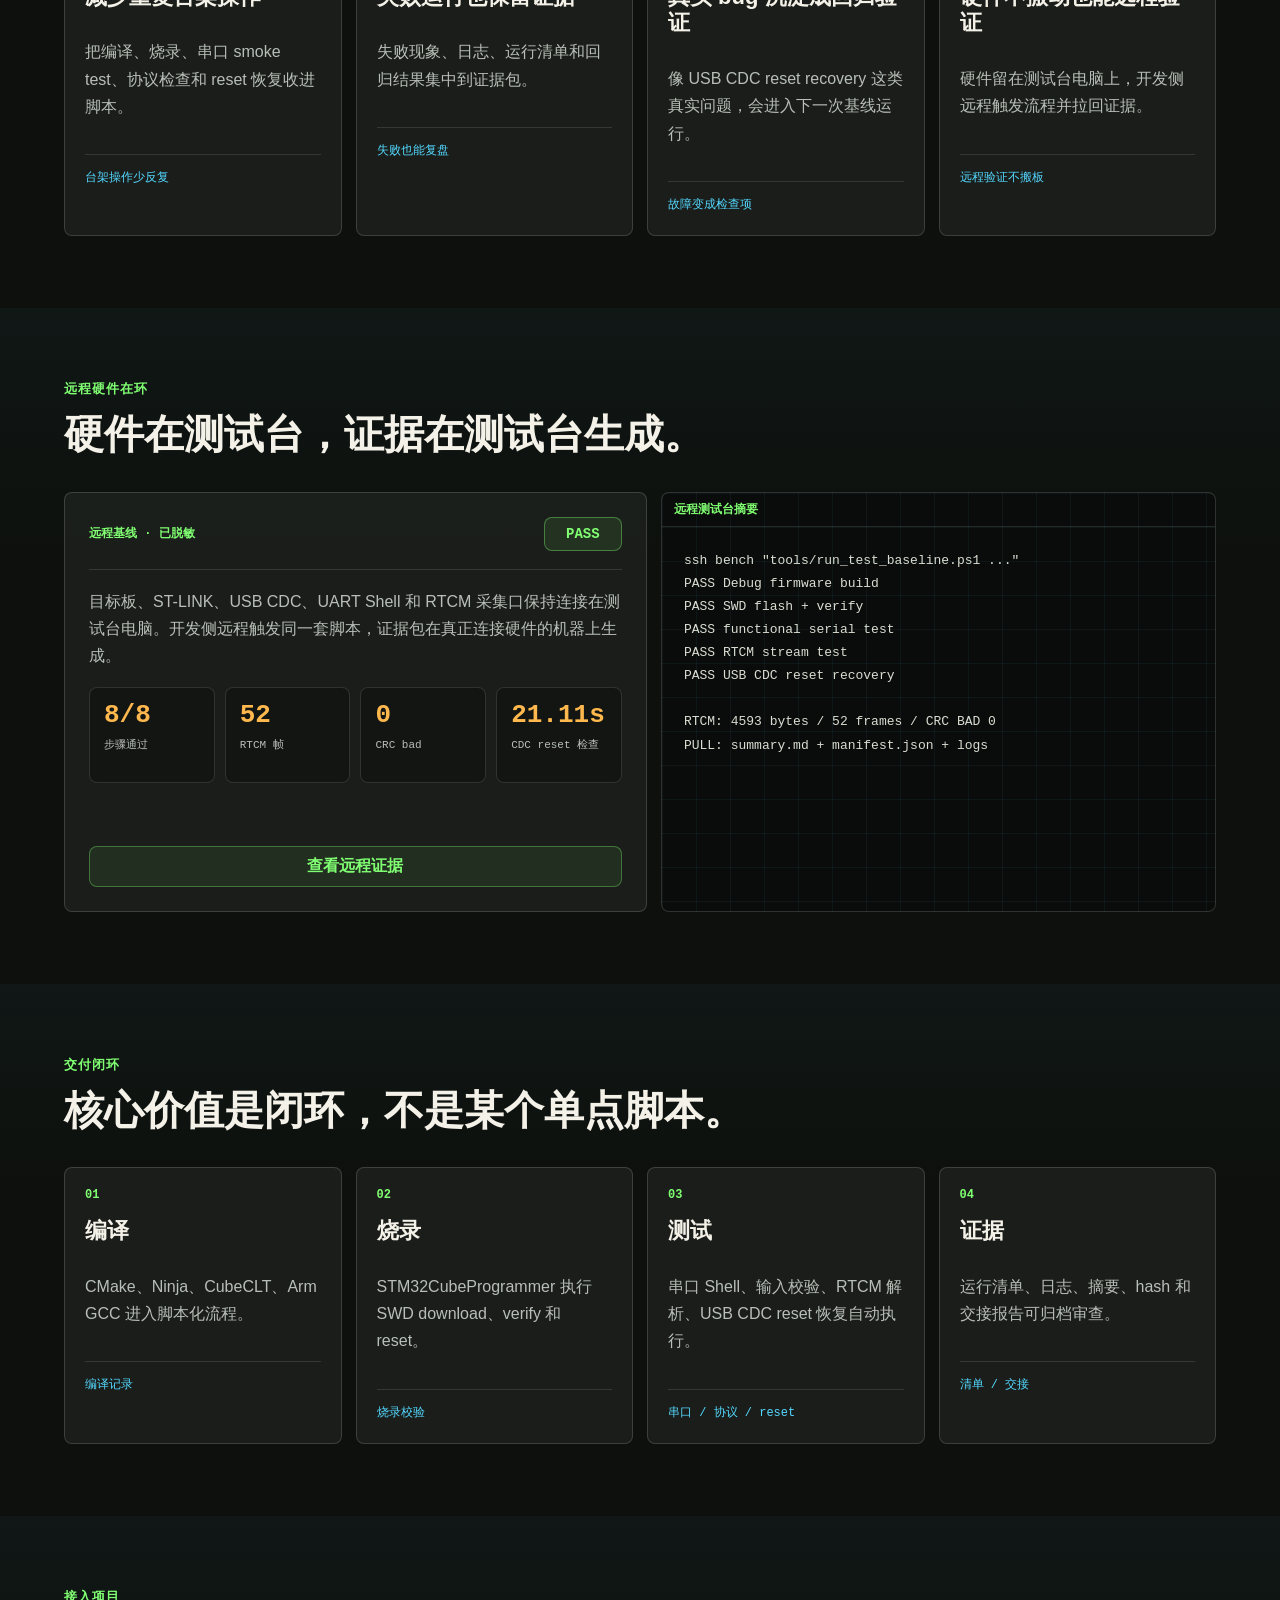
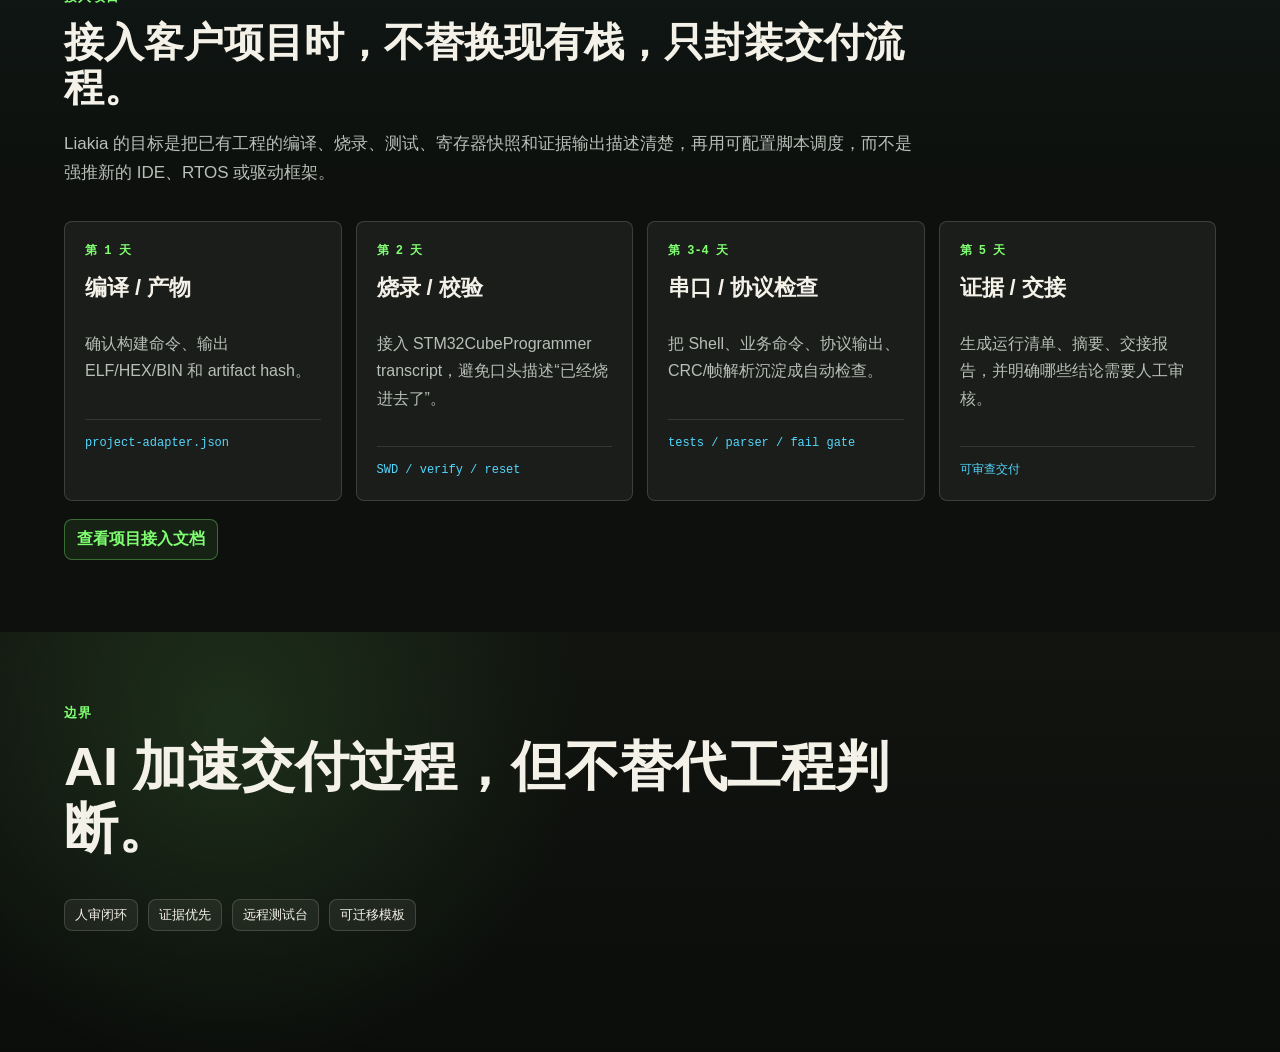
<file: docs/promo-demo/professional.zh-CN.html>
<!doctype html>
<html lang="zh-CN">
  <head>
    <meta charset="utf-8">
    <meta name="viewport" content="width=device-width, initial-scale=1">
    <meta name="description" content="Liakia 专业展示：真实 STM32 测试台证据、远程硬件在环、USB CDC reset 恢复、RTCM CRC 检查和项目接入路径。">
    <title>Liakia 专业展示 — AI 辅助嵌入式交付证据链</title>
    <link rel="stylesheet" href="./styles.css?v=liakia-style-split-20260522">
  </head>
  <body class="professional-page">
    <main class="page-shell">
      <section class="hero professional-hero" aria-label="Professional hero">
        <div class="hero-grid" aria-hidden="true"></div>
        <div class="signal-rail" aria-hidden="true"><span></span><span></span><span></span></div>
        <img class="board-ghost" src="./assets/board.svg" alt="">
        <nav class="topbar" aria-label="Professional navigation">
          <div class="brand"><span class="brand-mark"></span><span>Liakia 专业展示</span></div>
          <div class="nav-pills">
            <a href="../index.html">首页</a>
            <a href="./professional.en.html">EN</a>
            <a href="./beginner.zh-CN.html">初学者</a>
          </div>
        </nav>
        <div class="hero-content">
          <p class="eyebrow">STM32 交付证据链</p>
          <h1>
            <span>还在为耗时的</span>
            <span>嵌入式调试和验证</span>
            <span>反复消耗精力吗？</span>
          </h1>
          <p class="hero-copy">
            Liakia 用 dpiny-RTK 真实工程证明：编译、烧录、串口测试、RTCM CRC、USB CDC reset 恢复、寄存器快照和证据清单可以组成可复现、可远程执行的人审闭环。
            这不是 AI 自动完成嵌入式交付，而是工程师把 AI 放进有边界、有证据、有回归的硬件流程。
            AI 负责提速，工程师负责方向、边界和验收。
          </p>
          <div class="hero-actions">
            <a href="#proof">审查证据</a>
            <a href="#remote-hil">远程测试台</a>
            <a href="#adopt">接入项目</a>
            <a href="https://github.com/Sailiono/liakia-ai-embedded-workflow/blob/main/docs/trust-it/README.zh-CN.md">证据审查文档</a>
          </div>
        </div>
        <aside class="mission-panel" aria-label="Latest baseline dashboard">
          <div class="panel-header"><span>远程基线运行</span><strong>最近一次：PASS</strong></div>
          <div class="terminal">
            <p><span>$</span> tools/run_test_baseline.ps1<br><span></span> -BuildPreset Debug -ComPort COM4<br><span></span> -RtcmPort COM6 -UsbPort COM7<br><span></span> -AllowDangerousShellCommands</p>
            <p><span>PASS</span> build / flash / shell</p>
            <p><span>PASS</span> USB CDC reset recovery</p>
            <p><span>PASS</span> RTCM parser CRC BAD: 0</p>
            <p><span>DONE</span> manifest + logs + summaries</p>
          </div>
          <div class="metric-strip">
            <div><strong>8</strong><span>自动检查项</span></div>
            <div><strong>52</strong><span>远程 RTCM 帧</span></div>
            <div><strong>0</strong><span>CRC bad</span></div>
          </div>
        </aside>
      </section>

      <section id="proof" class="audience-section" aria-label="Proof first">
        <div class="section-heading">
          <p>先看证据</p>
          <h2>先看证据，再看叙事。</h2>
          <div class="section-lede">这个页面不解释如何入门，而是直接给工程师、研发负责人和客户看可审查证据。</div>
        </div>
        <div class="audience-grid">
          <article><span>本地台架</span><h3>本地测试台 PASS</h3><p>真实硬件基线记录，包含编译、烧录、串口检查、USB CDC reset 和证据清单。</p></article>
          <article><span>远程台架</span><h3>远程测试台 PASS</h3><p>硬件留在测试台电脑，开发侧远程触发，回传摘要、清单和日志。</p></article>
          <article><span>协议检查</span><h3>RTCM CRC BAD: 0</h3><p>协议输出由解析脚本断言，不靠人工肉眼看日志判断。</p></article>
        </div>
      </section>

      <section class="usecase-section" aria-label="Before and after">
        <div class="section-heading">
          <p>前后对比</p>
          <h2>Liakia 改变的是验证和交接方式，不是只多一个脚本。</h2>
          <div class="section-lede">它把原来散落在 IDE、烧录工具、串口窗口、聊天记录和人工记忆里的步骤，收敛成可以复跑、可审查、失败也留痕的交付链路。</div>
        </div>
        <div class="compare-grid">
          <article class="compare-card">
            <span>接入前</span>
            <h3>手工台架流程</h3>
            <ul>
              <li>工程师手动 build 和烧录。</li>
              <li>串口测试靠记忆和临场操作。</li>
              <li>失败日志散落在聊天记录和截图里。</li>
              <li>修复后没有稳定的回归验证。</li>
              <li>远程测试台依赖现场人员反复配合。</li>
            </ul>
          </article>
          <article class="compare-card is-after">
            <span>接入后</span>
            <h3>证据驱动闭环</h3>
            <ul>
              <li>一条基线脚本串起编译、烧录、测试和寄存器快照。</li>
              <li>失败时也生成运行清单、日志和摘要。</li>
              <li>USB CDC reset 恢复变成必跑检查。</li>
              <li>RTCM CRC BAD = 0 可以直接审查。</li>
              <li>远程测试台回传完整证据包。</li>
            </ul>
          </article>
        </div>
      </section>

      <section class="control-section" aria-label="Engineer and AI control model">
        <div class="section-heading">
          <p>核心分工</p>
          <h2>AI 是油门，工程师是方向盘和刹车。</h2>
          <div class="section-lede">这不是“AI 自动写固件”的展示，而是工程师把 AI 接进真实硬件闭环。工程师提供方向、判断和风险边界，AI 负责按流程快速执行、补齐遗漏、整理证据，并把跑通的流程沉淀成可复用 skill。</div>
        </div>
        <div class="control-grid">
          <article class="control-card is-ai">
            <span>AI 加速执行</span>
            <h3>油门</h3>
            <ul>
              <li>按流程快速执行 build / flash / test。</li>
              <li>读取日志、摘要和运行清单，补充容易遗漏的排查项。</li>
              <li>生成诊断材料、报告草稿和下一步建议。</li>
              <li>把已验证流程保存为 skill，后续调用同款操作。</li>
            </ul>
          </article>
          <article class="control-card is-engineer">
            <span>工程师掌舵管控</span>
            <h3>方向盘和刹车</h3>
            <ul>
              <li>定义目标、风险边界和什么结果才算 PASS。</li>
              <li>决定哪些故障必须变成长期 regression gate。</li>
              <li>控制烧录、reset、寄存器读取等硬件操作边界。</li>
              <li>审查证据是否足够，负责最终验收和交付判断。</li>
            </ul>
          </article>
        </div>
        <div class="control-slogan">
          <strong>工程师定义方法，AI 执行方法；工程师沉淀流程，AI 复用流程。</strong>
          <span>速度来自 AI，可信度来自工程边界和证据闭环。</span>
        </div>
      </section>

      <section class="capability-section" aria-label="Engineering capability stack">
        <div class="section-heading">
          <p>能力栈</p>
          <h2>Liakia 展示的不是模型能力，而是工程师把复杂交付系统化的能力。</h2>
        </div>
        <div class="capability-grid">
          <article><span>01</span><h3>问题建模</h3><p>把“reset 后偶发不可用”定义成可重复验证的 reset recovery gate。</p></article>
          <article><span>02</span><h3>台架自动化</h3><p>把 CMake、CubeProgrammer、COM 口、RTCM 和 reset 恢复串成基线 runner。</p></article>
          <article><span>03</span><h3>协议验证</h3><p>用 RTCM parser 和 CRC BAD = 0 证明输出真的可用，不靠肉眼看日志。</p></article>
          <article><span>04</span><h3>寄存器诊断</h3><p>选择 RCC、GPIO、USART、USB 等只读寄存器作为低层证据。</p></article>
          <article><span>05</span><h3>证据工程</h3><p>让 PASS 和 FAIL 都有 manifest、logs、summary 和 handoff 入口。</p></article>
          <article><span>06</span><h3>AI 边界</h3><p>定义 pre-flash、failure triage 和人审停止条件，避免自动化越权。</p></article>
          <article><span>07</span><h3>可迁移抽象</h3><p>用 project-adapter 和 workflow-template 把 dpiny-RTK 抽象成可接入流程。</p></article>
          <article><span>08</span><h3>流程沉淀</h3><p>把一次成功的复杂操作整理成 skill，让 AI 后续稳定复用。</p></article>
        </div>
      </section>

      <section id="cases" class="case-section" aria-label="Featured case">
        <div class="section-heading">
          <p>重点案例</p>
          <h2>真实故障必须变成下一次必跑的回归验证。</h2>
        </div>
        <div class="case-grid">
          <article class="case-card is-featured">
            <div class="case-head"><span>真实测试台复盘</span><strong>USB CDC reset 恢复</strong></div>
            <p>Windows 能枚举 USB CDC 口，但 software reset 后 Shell 偶发不可用。Liakia 把这个问题沉淀到基线脚本里：reset 前后都必须证明 Shell 可响应。</p>
            <div class="case-flow"><span>烧录后探测</span><span>reset 命令</span><span>等待 COM 恢复</span><span>version 命令</span><span>回归 PASS</span></div>
            <a class="doc-link" href="https://github.com/Sailiono/liakia-ai-embedded-workflow/blob/main/case-studies/04-usb-cdc-reset-recovery.md">查看完整复盘</a>
          </article>
          <div class="case-support-grid">
            <article class="case-card"><div class="case-head"><span>寄存器证据</span><strong>USART 时钟缺失</strong></div><p>通过 RCC/GPIO/USART 寄存器证据，把串口无输出从接线猜测收敛到 clock/config 问题。</p><a class="doc-link" href="https://github.com/Sailiono/liakia-ai-embedded-workflow/blob/main/case-studies/01-usart-clock-missing.md">查看复盘</a></article>
            <article class="case-card"><div class="case-head"><span>传输层证据</span><strong>RS422 DE 时序</strong></div><p>RTCM 尾部异常作为传输层时序风险处理，再由 CRC 检查验证回归。</p><a class="doc-link" href="https://github.com/Sailiono/liakia-ai-embedded-workflow/blob/main/case-studies/02-rs422-de-timing.md">查看模式</a></article>
          </div>
        </div>
      </section>

      <section class="usecase-section" aria-label="Team impact">
        <div class="section-heading">
          <p>团队收益</p>
          <h2>对团队的价值，是减少不可复现和不可交接。</h2>
        </div>
        <div class="usecase-grid">
          <article><span>收益 01</span><h3>减少重复台架操作</h3><p>把编译、烧录、串口 smoke test、协议检查和 reset 恢复收进脚本。</p><em>台架操作少反复</em></article>
          <article><span>收益 02</span><h3>失败运行也保留证据</h3><p>失败现象、日志、运行清单和回归结果集中到证据包。</p><em>失败也能复盘</em></article>
          <article><span>收益 03</span><h3>真实 bug 沉淀成回归验证</h3><p>像 USB CDC reset recovery 这类真实问题，会进入下一次基线运行。</p><em>故障变成检查项</em></article>
          <article><span>收益 04</span><h3>硬件不搬动也能远程验证</h3><p>硬件留在测试台电脑上，开发侧远程触发流程并拉回证据。</p><em>远程验证不搬板</em></article>
        </div>
      </section>

      <section id="remote-hil" class="remote-section" aria-label="Remote HIL">
        <div class="section-heading">
          <p>远程硬件在环</p>
          <h2>硬件在测试台，证据在测试台生成。</h2>
        </div>
        <div class="remote-grid">
          <article class="remote-proof">
            <div class="remote-head"><span>远程基线 · 已脱敏</span><strong>PASS</strong></div>
            <p>目标板、ST-LINK、USB CDC、UART Shell 和 RTCM 采集口保持连接在测试台电脑。开发侧远程触发同一套脚本，证据包在真正连接硬件的机器上生成。</p>
            <div class="remote-stats"><div><strong>8/8</strong><span>步骤通过</span></div><div><strong>52</strong><span>RTCM 帧</span></div><div><strong>0</strong><span>CRC bad</span></div><div><strong>21.11s</strong><span>CDC reset 检查</span></div></div>
            <a class="doc-link" href="https://github.com/Sailiono/liakia-ai-embedded-workflow/blob/main/evidence/remote-hil-redacted-2026-05-20/test_summary.md">查看远程证据</a>
          </article>
          <article class="remote-console">
            <div class="pane-title">远程测试台摘要</div>
            <pre><code>ssh bench "tools/run_test_baseline.ps1 ..."
PASS Debug firmware build
PASS SWD flash + verify
PASS functional serial test
PASS RTCM stream test
PASS USB CDC reset recovery

RTCM: 4593 bytes / 52 frames / CRC BAD 0
PULL: summary.md + manifest.json + logs</code></pre>
          </article>
        </div>
      </section>

      <section id="workflow" class="usecase-section" aria-label="Delivery loop">
        <div class="section-heading">
          <p>交付闭环</p>
          <h2>核心价值是闭环，不是某个单点脚本。</h2>
        </div>
        <div class="usecase-grid">
          <article><span>01</span><h3>编译</h3><p>CMake、Ninja、CubeCLT、Arm GCC 进入脚本化流程。</p><em>编译记录</em></article>
          <article><span>02</span><h3>烧录</h3><p>STM32CubeProgrammer 执行 SWD download、verify 和 reset。</p><em>烧录校验</em></article>
          <article><span>03</span><h3>测试</h3><p>串口 Shell、输入校验、RTCM 解析、USB CDC reset 恢复自动执行。</p><em>串口 / 协议 / reset</em></article>
          <article><span>04</span><h3>证据</h3><p>运行清单、日志、摘要、hash 和交接报告可归档审查。</p><em>清单 / 交接</em></article>
        </div>
      </section>

      <section id="adopt" class="usecase-section" aria-label="Adopt your STM32 project">
        <div class="section-heading">
          <p>接入项目</p>
          <h2>接入客户项目时，不替换现有栈，只封装交付流程。</h2>
          <div class="section-lede">Liakia 的目标是把已有工程的编译、烧录、测试、寄存器快照和证据输出描述清楚，再用可配置脚本调度，而不是强推新的 IDE、RTOS 或驱动框架。</div>
        </div>
        <div class="usecase-grid">
          <article><span>第 1 天</span><h3>编译 / 产物</h3><p>确认构建命令、输出 ELF/HEX/BIN 和 artifact hash。</p><em>project-adapter.json</em></article>
          <article><span>第 2 天</span><h3>烧录 / 校验</h3><p>接入 STM32CubeProgrammer transcript，避免口头描述“已经烧进去了”。</p><em>SWD / verify / reset</em></article>
          <article><span>第 3-4 天</span><h3>串口 / 协议检查</h3><p>把 Shell、业务命令、协议输出、CRC/帧解析沉淀成自动检查。</p><em>tests / parser / fail gate</em></article>
          <article><span>第 5 天</span><h3>证据 / 交接</h3><p>生成运行清单、摘要、交接报告，并明确哪些结论需要人工审核。</p><em>可审查交付</em></article>
        </div>
        <a class="section-link" href="https://github.com/Sailiono/liakia-ai-embedded-workflow/blob/main/docs/adopt-it/README.zh-CN.md">查看项目接入文档</a>
      </section>

      <section class="closing-section" aria-label="Closing">
        <p>边界</p>
        <h2>AI 加速交付过程，但不替代工程判断。</h2>
        <div class="closing-band">
          <span>人审闭环</span>
          <span>证据优先</span>
          <span>远程测试台</span>
          <span>可迁移模板</span>
        </div>
      </section>
    </main>
  </body>
</html>
</file>
<file: docs/promo-demo/styles.css>
:root {
  color-scheme: dark;
  --ink: #f4f1e8;
  --muted: #b8beb8;
  --black: #10120f;
  --charcoal: #191d18;
  --panel: rgba(23, 28, 24, 0.82);
  --line: rgba(244, 241, 232, 0.16);
  --green: #80ff72;
  --cyan: #54d7ff;
  --amber: #ffb84d;
  --red: #ff6b64;
  --violet: #a78bfa;
  --paper: #f4f1e8;
  font-family: Inter, "Segoe UI", "PingFang SC", "Microsoft YaHei", Arial, sans-serif;
}

* {
  box-sizing: border-box;
}

.icon-sprite {
  position: absolute;
  width: 0;
  height: 0;
  overflow: hidden;
}

.icon-sprite path,
.icon-sprite rect,
.icon-sprite circle {
  fill: none;
  stroke: currentColor;
  stroke-linecap: round;
  stroke-linejoin: round;
  stroke-width: 1.8;
}

html {
  scroll-behavior: smooth;
}

body {
  margin: 0;
  background: var(--black);
  color: var(--ink);
}

a {
  color: inherit;
  text-decoration: none;
}

.page-shell {
  overflow: hidden;
}

.hero {
  position: relative;
  min-height: 82vh;
  padding: 28px clamp(20px, 5vw, 76px) 54px;
  display: grid;
  grid-template-rows: auto 1fr;
  isolation: isolate;
  background:
    linear-gradient(120deg, rgba(16, 18, 15, 0.94) 0%, rgba(16, 18, 15, 0.82) 46%, rgba(32, 30, 22, 0.76) 100%),
    radial-gradient(circle at 84% 36%, rgba(255, 184, 77, 0.18), transparent 34%),
    linear-gradient(180deg, #11130f 0%, #1b2019 100%);
}

.hero::after {
  content: "";
  position: absolute;
  inset: auto 0 0;
  height: 180px;
  background: linear-gradient(180deg, transparent, #10120f 76%);
  z-index: -1;
}

.router-hero,
.beginner-hero,
.professional-hero {
  min-height: 76vh;
}

.beginner-hero {
  background:
    linear-gradient(120deg, rgba(14, 18, 17, 0.9) 0%, rgba(12, 22, 23, 0.76) 48%, rgba(26, 31, 20, 0.72) 100%),
    radial-gradient(circle at 76% 30%, rgba(84, 215, 255, 0.22), transparent 32%),
    radial-gradient(circle at 18% 72%, rgba(255, 184, 77, 0.16), transparent 30%),
    linear-gradient(180deg, #0f1412 0%, #18231f 100%);
}

.beginner-hero .hero-content {
  max-width: 650px;
}

.beginner-hero .hero-copy {
  max-width: 620px;
}

.professional-hero {
  background:
    linear-gradient(120deg, rgba(10, 12, 11, 0.97) 0%, rgba(13, 17, 15, 0.9) 50%, rgba(20, 22, 18, 0.88) 100%),
    radial-gradient(circle at 84% 36%, rgba(84, 215, 255, 0.12), transparent 34%),
    linear-gradient(180deg, #0d0f0d 0%, #151815 100%);
}

.beginner-page {
  --panel: rgba(20, 31, 27, 0.84);
}

.professional-page {
  --panel: rgba(14, 17, 15, 0.9);
}

.beginner-page .beginner-hero {
  min-height: min(76vh, 860px);
}

.professional-page .professional-hero {
  min-height: min(74vh, 760px);
}

.professional-page .mission-panel {
  top: 150px;
}

.hero-grid {
  position: absolute;
  inset: 0;
  background-image:
    linear-gradient(rgba(244, 241, 232, 0.055) 1px, transparent 1px),
    linear-gradient(90deg, rgba(244, 241, 232, 0.055) 1px, transparent 1px);
  background-size: 56px 56px;
  mask-image: linear-gradient(120deg, black 0%, black 48%, transparent 90%);
  z-index: -3;
}

.signal-rail {
  position: absolute;
  left: 0;
  right: 0;
  top: 58%;
  height: 1px;
  background: rgba(84, 215, 255, 0.22);
  z-index: -1;
}

.signal-rail span {
  position: absolute;
  top: -2px;
  width: 88px;
  height: 5px;
  background: linear-gradient(90deg, transparent, var(--cyan), transparent);
  animation: sweep 4.4s linear infinite;
}

.signal-rail span:nth-child(2) {
  animation-delay: 1.4s;
  background: linear-gradient(90deg, transparent, var(--green), transparent);
}

.signal-rail span:nth-child(3) {
  animation-delay: 2.7s;
  background: linear-gradient(90deg, transparent, var(--amber), transparent);
}

@keyframes sweep {
  from { transform: translateX(-120px); }
  to { transform: translateX(calc(100vw + 120px)); }
}

.board-ghost {
  position: absolute;
  right: -70px;
  bottom: 40px;
  width: min(760px, 54vw);
  max-height: 74vh;
  object-fit: contain;
  opacity: 0.42;
  filter: drop-shadow(0 32px 90px rgba(84, 215, 255, 0.18));
  z-index: -2;
}

.topbar {
  display: flex;
  justify-content: space-between;
  gap: 24px;
  align-items: center;
}

.brand {
  display: inline-flex;
  align-items: center;
  gap: 12px;
  font-weight: 780;
  letter-spacing: 0;
}

.brand-mark {
  width: 28px;
  height: 28px;
  border: 2px solid var(--green);
  border-radius: 8px;
  position: relative;
  box-shadow: 0 0 26px rgba(128, 255, 114, 0.28);
}

.brand-mark::before,
.brand-mark::after {
  content: "";
  position: absolute;
  background: var(--green);
}

.brand-mark::before {
  width: 14px;
  height: 2px;
  top: 12px;
  left: 5px;
}

.brand-mark::after {
  width: 2px;
  height: 14px;
  top: 5px;
  left: 12px;
}

.nav-pills {
  display: flex;
  flex-wrap: wrap;
  justify-content: flex-end;
  gap: 8px;
}

.nav-pills span,
.nav-pills a,
.closing-band span {
  min-height: 30px;
  display: inline-flex;
  align-items: center;
  border: 1px solid var(--line);
  background: rgba(244, 241, 232, 0.055);
  padding: 6px 10px;
  border-radius: 8px;
  color: var(--muted);
  font-size: 13px;
  white-space: nowrap;
}

.hero-content {
  align-self: center;
  max-width: 720px;
  padding-top: 70px;
}

.eyebrow,
.section-heading p,
.system-copy > p:first-child,
.closing-section > p {
  margin: 0 0 14px;
  color: var(--green);
  text-transform: uppercase;
  font-size: 13px;
  font-weight: 800;
  letter-spacing: 0.08em;
}

h1,
h2,
h3,
p {
  overflow-wrap: anywhere;
}

h1 {
  margin: 0;
  max-width: 720px;
  font-size: 68px;
  line-height: 1.02;
  letter-spacing: 0;
}

h1 span {
  display: block;
}

.hero-copy {
  max-width: 680px;
  margin: 26px 0 0;
  color: #d5d3c7;
  font-size: 20px;
  line-height: 1.7;
}

.hero-actions {
  display: flex;
  flex-wrap: wrap;
  gap: 12px;
  margin-top: 34px;
}

.hero-actions a {
  min-width: 112px;
  min-height: 44px;
  display: inline-flex;
  align-items: center;
  justify-content: center;
  border-radius: 8px;
  padding: 10px 18px;
  font-weight: 760;
}

.hero-actions a:first-child {
  background: var(--green);
  color: #12150f;
}

.hero-actions a:last-child {
  border: 1px solid rgba(244, 241, 232, 0.24);
  background: rgba(244, 241, 232, 0.06);
}

.mission-panel {
  position: absolute;
  right: clamp(20px, 5vw, 76px);
  top: 19vh;
  width: min(430px, 34vw);
  border: 1px solid rgba(244, 241, 232, 0.18);
  background: linear-gradient(180deg, rgba(25, 29, 24, 0.9), rgba(14, 17, 15, 0.88));
  backdrop-filter: blur(16px);
  border-radius: 8px;
  box-shadow: 0 24px 70px rgba(0, 0, 0, 0.34);
}

.panel-header {
  display: flex;
  justify-content: space-between;
  gap: 12px;
  padding: 14px 16px;
  border-bottom: 1px solid var(--line);
  color: var(--muted);
  font-size: 13px;
}

.panel-header strong {
  color: var(--green);
  font-size: 12px;
}

.terminal {
  padding: 18px 16px;
  font-family: "Cascadia Code", Consolas, monospace;
  font-size: 13px;
  line-height: 1.6;
}

.terminal p {
  margin: 0 0 8px;
  color: #d9ded2;
}

.terminal span {
  display: inline-block;
  min-width: 48px;
  color: var(--green);
}

.metric-strip {
  display: grid;
  grid-template-columns: repeat(3, minmax(0, 1fr));
  border-top: 1px solid var(--line);
}

.metric-strip div {
  padding: 14px;
  border-right: 1px solid var(--line);
}

.metric-strip div:last-child {
  border-right: 0;
}

.metric-strip strong {
  display: block;
  color: var(--amber);
  font-size: 28px;
  line-height: 1;
}

.metric-strip span {
  display: block;
  margin-top: 6px;
  color: var(--muted);
  font-size: 12px;
}

.workflow-section,
.audience-section,
.remote-section,
.cost-section,
.case-section,
.roi-model-section,
.usecase-section,
.video-section,
.system-section,
.evidence-section,
.closing-section {
  padding: 90px clamp(20px, 5vw, 76px);
}

.section-heading {
  max-width: 860px;
  margin-bottom: 34px;
}

.section-lede {
  margin-top: 18px;
  color: var(--muted);
  font-size: 17px;
  line-height: 1.72;
}

.router-section {
  padding-top: 70px;
}

.router-grid {
  display: grid;
  grid-template-columns: repeat(3, minmax(0, 1fr));
  gap: 16px;
}

.router-grid-two {
  grid-template-columns: repeat(2, minmax(0, 1fr));
}

.route-card {
  min-height: 360px;
  border: 1px solid rgba(244, 241, 232, 0.16);
  background: rgba(244, 241, 232, 0.055);
  border-radius: 8px;
  padding: 24px;
  display: flex;
  flex-direction: column;
}

.route-card span {
  color: var(--green);
  font-family: "Cascadia Code", Consolas, monospace;
  font-size: 12px;
  font-weight: 800;
  text-transform: uppercase;
}

.route-card h3 {
  margin: 24px 0 12px;
  font-size: 28px;
  line-height: 1.18;
}

.route-card p {
  margin: 0 0 22px;
  color: var(--muted);
  line-height: 1.75;
}

.text-link {
  margin-top: 12px;
  color: var(--cyan);
  font-family: "Cascadia Code", Consolas, monospace;
  font-size: 13px;
  font-weight: 760;
}

h2 {
  margin: 0;
  font-size: 40px;
  line-height: 1.14;
  letter-spacing: 0;
}

.pipeline-lab {
  display: grid;
  grid-template-columns: minmax(360px, 0.92fr) minmax(480px, 1.08fr);
  gap: 18px;
  align-items: stretch;
}

.audience-section {
  background:
    radial-gradient(circle at 12% 8%, rgba(84, 215, 255, 0.09), transparent 30%),
    #10120f;
}

.professional-page .audience-section,
.professional-page .usecase-section,
.professional-page .case-section,
.professional-page .remote-section {
  background:
    linear-gradient(180deg, rgba(84, 215, 255, 0.035), transparent 38%),
    #0d100d;
}

.professional-page .workflow-section,
.professional-page .audience-section,
.professional-page .remote-section,
.professional-page .cost-section,
.professional-page .case-section,
.professional-page .roi-model-section,
.professional-page .usecase-section,
.professional-page .video-section,
.professional-page .system-section,
.professional-page .evidence-section,
.professional-page .closing-section,
.professional-page .control-section,
.professional-page .capability-section {
  padding-top: 72px;
  padding-bottom: 72px;
}

.beginner-page .usecase-section,
.beginner-page .remote-section,
.beginner-page .case-section,
.beginner-page .closing-section {
  background:
    radial-gradient(circle at 10% 16%, rgba(84, 215, 255, 0.12), transparent 30%),
    radial-gradient(circle at 88% 18%, rgba(255, 184, 77, 0.09), transparent 28%),
    #101411;
}

.audience-grid {
  display: grid;
  grid-template-columns: repeat(3, minmax(0, 1fr));
  gap: 14px;
}

.audience-grid article {
  min-height: 230px;
  border: 1px solid var(--line);
  background: rgba(244, 241, 232, 0.052);
  border-radius: 8px;
  padding: 24px;
  display: flex;
  flex-direction: column;
}

.professional-page .audience-grid article {
  min-height: 190px;
  padding: 20px;
  background: rgba(244, 241, 232, 0.044);
}

.audience-grid span {
  color: var(--green);
  font-family: "Cascadia Code", Consolas, monospace;
  font-size: 12px;
  font-weight: 800;
  text-transform: uppercase;
}

.audience-grid h3 {
  margin: 24px 0 12px;
  font-size: 24px;
}

.audience-grid p {
  margin: 0;
  color: var(--muted);
  line-height: 1.7;
}

.remote-section {
  background:
    radial-gradient(circle at 82% 18%, rgba(128, 255, 114, 0.12), transparent 30%),
    linear-gradient(180deg, rgba(84, 215, 255, 0.045), transparent 44%),
    #151712;
}

.remote-grid {
  display: grid;
  grid-template-columns: minmax(360px, 1.05fr) minmax(360px, 1fr);
  gap: 14px;
  align-items: stretch;
}

.remote-proof,
.remote-console,
.remote-flow {
  border: 1px solid rgba(244, 241, 232, 0.16);
  background: rgba(244, 241, 232, 0.055);
  border-radius: 8px;
}

.remote-proof {
  min-height: 420px;
  padding: 24px;
  display: flex;
  flex-direction: column;
  gap: 18px;
}

.remote-head {
  display: flex;
  justify-content: space-between;
  gap: 16px;
  align-items: center;
  border-bottom: 1px solid rgba(244, 241, 232, 0.12);
  padding-bottom: 18px;
}

.remote-head span,
.remote-flow span {
  color: var(--green);
  font-family: "Cascadia Code", Consolas, monospace;
  font-size: 12px;
  font-weight: 800;
  text-transform: uppercase;
}

.remote-head strong {
  min-width: 78px;
  min-height: 34px;
  display: inline-flex;
  align-items: center;
  justify-content: center;
  border: 1px solid rgba(128, 255, 114, 0.38);
  background: rgba(128, 255, 114, 0.09);
  border-radius: 8px;
  color: var(--green);
  font-family: "Cascadia Code", Consolas, monospace;
  font-size: 14px;
}

.remote-proof p {
  margin: 0;
  color: var(--muted);
  line-height: 1.7;
}

.remote-stats {
  display: grid;
  grid-template-columns: repeat(4, minmax(0, 1fr));
  gap: 10px;
}

.remote-stats div {
  min-height: 96px;
  border: 1px solid rgba(244, 241, 232, 0.13);
  background: rgba(16, 18, 15, 0.72);
  border-radius: 8px;
  padding: 14px;
}

.remote-stats strong,
.remote-stats span {
  display: block;
  font-family: "Cascadia Code", Consolas, monospace;
}

.remote-stats strong {
  color: var(--amber);
  font-size: 26px;
  line-height: 1;
}

.remote-stats span {
  margin-top: 10px;
  color: var(--muted);
  font-size: 11px;
  line-height: 1.4;
}

.remote-console {
  min-height: 420px;
  overflow: hidden;
  background:
    linear-gradient(rgba(84, 215, 255, 0.055) 1px, transparent 1px),
    linear-gradient(90deg, rgba(84, 215, 255, 0.055) 1px, transparent 1px),
    rgba(10, 13, 11, 0.92);
  background-size: 34px 34px;
}

.remote-console pre {
  margin: 0;
  padding: 22px;
  color: #d9ded2;
  font-family: "Cascadia Code", Consolas, monospace;
  font-size: 13px;
  line-height: 1.78;
  white-space: pre-wrap;
}

.remote-flow {
  grid-column: 1 / -1;
  display: grid;
  grid-template-columns: repeat(4, minmax(0, 1fr));
  gap: 0;
  overflow: hidden;
}

.remote-flow div {
  min-height: 150px;
  padding: 22px;
  border-right: 1px solid rgba(244, 241, 232, 0.12);
  background: rgba(16, 18, 15, 0.46);
}

.remote-flow div:last-child {
  border-right: 0;
}

.remote-flow strong,
.remote-flow em {
  display: block;
}

.remote-flow strong {
  margin-top: 18px;
  font-size: 19px;
}

.remote-flow em {
  margin-top: 9px;
  color: var(--muted);
  font-style: normal;
  line-height: 1.55;
}

.stage-selector {
  display: grid;
  gap: 10px;
}

.stage-card {
  width: 100%;
  min-height: 104px;
  border: 1px solid var(--line);
  background: rgba(244, 241, 232, 0.052);
  color: var(--ink);
  border-radius: 8px;
  padding: 14px;
  display: grid;
  grid-template-columns: 54px 1fr 6px;
  gap: 14px;
  align-items: center;
  text-align: left;
  cursor: pointer;
  position: relative;
  overflow: hidden;
  transition: border-color 220ms ease, background 220ms ease, transform 220ms ease;
}

.stage-card::before {
  content: "";
  position: absolute;
  inset: 0;
  background: linear-gradient(90deg, rgba(128, 255, 114, 0.12), transparent 54%);
  opacity: 0;
  transition: opacity 220ms ease;
}

.stage-card:hover,
.stage-card.is-active {
  border-color: rgba(128, 255, 114, 0.46);
  background: rgba(244, 241, 232, 0.075);
  transform: translateX(4px);
}

.stage-card.is-active::before {
  opacity: 1;
}

.stage-card.is-running .stage-icon {
  color: var(--green);
  box-shadow: 0 0 34px rgba(128, 255, 114, 0.22);
}

.stage-icon {
  width: 54px;
  height: 54px;
  display: grid;
  place-items: center;
  border: 1px solid rgba(244, 241, 232, 0.2);
  background: rgba(16, 18, 15, 0.74);
  border-radius: 8px;
  color: var(--cyan);
  position: relative;
  z-index: 1;
}

.stage-icon svg {
  width: 28px;
  height: 28px;
  fill: none;
  stroke: currentColor;
  stroke-linecap: round;
  stroke-linejoin: round;
  stroke-width: 1.8;
}

.stage-icon use {
  fill: none;
  stroke: currentColor;
}

.stage-meta {
  position: relative;
  z-index: 1;
  min-width: 0;
}

.stage-number {
  display: inline-block;
  margin-bottom: 6px;
  color: var(--green);
  font-family: "Cascadia Code", Consolas, monospace;
  font-size: 12px;
  font-weight: 800;
}

.stage-meta strong {
  display: block;
  font-size: 19px;
}

.stage-meta small {
  display: block;
  margin-top: 6px;
  color: var(--muted);
  font-size: 13px;
  line-height: 1.45;
}

.stage-meter {
  width: 6px;
  height: 70px;
  border-radius: 8px;
  background: rgba(244, 241, 232, 0.09);
  overflow: hidden;
  position: relative;
  z-index: 1;
}

.stage-meter::after {
  content: "";
  position: absolute;
  left: 0;
  right: 0;
  bottom: 0;
  height: 24%;
  background: var(--cyan);
  border-radius: inherit;
  transition: height 420ms ease, background 420ms ease;
}

.stage-card.is-active .stage-meter::after,
.stage-card.is-running .stage-meter::after {
  height: 100%;
  background: linear-gradient(180deg, var(--green), var(--cyan));
}

.stage-module {
  min-height: 674px;
  border: 1px solid rgba(244, 241, 232, 0.18);
  background:
    linear-gradient(rgba(244, 241, 232, 0.044) 1px, transparent 1px),
    linear-gradient(90deg, rgba(244, 241, 232, 0.044) 1px, transparent 1px),
    linear-gradient(180deg, rgba(31, 37, 32, 0.92), rgba(14, 17, 15, 0.94));
  background-size: 34px 34px, 34px 34px, auto;
  border-radius: 8px;
  overflow: hidden;
  position: relative;
  box-shadow: 0 28px 80px rgba(0, 0, 0, 0.28);
}

.stage-module::after {
  content: "";
  position: absolute;
  inset: auto 0 0;
  height: 72px;
  background: linear-gradient(180deg, transparent, rgba(16, 18, 15, 0.82));
  pointer-events: none;
}

.module-header {
  display: flex;
  justify-content: space-between;
  gap: 18px;
  align-items: center;
  padding: 22px;
  border-bottom: 1px solid var(--line);
  position: relative;
  z-index: 2;
}

.module-header p {
  margin: 0 0 6px;
  color: var(--green);
  font-family: "Cascadia Code", Consolas, monospace;
  font-size: 12px;
  text-transform: uppercase;
}

.module-header h3 {
  margin: 0;
  font-size: 25px;
}

.module-run {
  width: 48px;
  height: 48px;
  border: 1px solid rgba(128, 255, 114, 0.52);
  background: rgba(128, 255, 114, 0.12);
  color: var(--green);
  border-radius: 50%;
  display: grid;
  place-items: center;
  cursor: pointer;
  transition: transform 180ms ease, background 180ms ease;
}

.module-run:hover {
  transform: scale(1.06);
  background: rgba(128, 255, 114, 0.18);
}

.module-run span {
  width: 0;
  height: 0;
  border-top: 9px solid transparent;
  border-bottom: 9px solid transparent;
  border-left: 14px solid currentColor;
  margin-left: 4px;
}

.stage-module.is-running .module-run {
  animation: runPulse 900ms ease-in-out infinite;
}

@keyframes runPulse {
  0%, 100% { box-shadow: 0 0 0 rgba(128, 255, 114, 0); }
  50% { box-shadow: 0 0 26px rgba(128, 255, 114, 0.34); }
}

.module-copy {
  padding: 18px 22px 0;
  color: var(--muted);
  line-height: 1.7;
  position: relative;
  z-index: 2;
}

.module-canvas {
  min-height: 500px;
  padding: 24px;
  position: relative;
  z-index: 1;
}

.visual {
  height: 454px;
  position: relative;
  border: 1px solid rgba(244, 241, 232, 0.12);
  background: rgba(16, 18, 15, 0.58);
  border-radius: 8px;
  overflow: hidden;
}

.visual::before {
  content: "";
  position: absolute;
  inset: 0;
  background:
    linear-gradient(rgba(84, 215, 255, 0.08) 1px, transparent 1px),
    linear-gradient(90deg, rgba(84, 215, 255, 0.08) 1px, transparent 1px);
  background-size: 38px 38px;
  opacity: 0.46;
}

.chip,
.node,
.folder,
.test-row,
.bus-block,
.code-window,
.compile-stack,
.radar-label {
  position: absolute;
  border: 1px solid rgba(244, 241, 232, 0.18);
  background: rgba(24, 29, 25, 0.86);
  border-radius: 8px;
  box-shadow: 0 14px 36px rgba(0, 0, 0, 0.22);
}

.radar {
  position: absolute;
  left: 50%;
  top: 50%;
  width: 260px;
  height: 260px;
  transform: translate(-50%, -50%);
  border: 1px solid rgba(128, 255, 114, 0.36);
  border-radius: 50%;
  background:
    repeating-radial-gradient(circle, rgba(128, 255, 114, 0.14) 0 1px, transparent 1px 42px),
    conic-gradient(from 0deg, rgba(128, 255, 114, 0.36), transparent 18%, transparent);
}

.radar::after {
  content: "";
  position: absolute;
  inset: 46%;
  background: var(--green);
  border-radius: 50%;
  box-shadow: 0 0 22px rgba(128, 255, 114, 0.76);
}

.stage-module.is-running .radar {
  animation: radarSpin 2.4s linear infinite;
}

@keyframes radarSpin {
  to { transform: translate(-50%, -50%) rotate(360deg); }
}

.radar-label {
  padding: 10px 12px;
  color: var(--ink);
  font-size: 13px;
  min-width: 112px;
}

.radar-label span,
.node span,
.bus-block span,
.folder span {
  display: block;
  color: var(--green);
  font-family: "Cascadia Code", Consolas, monospace;
  font-size: 11px;
  margin-bottom: 4px;
}

.radar-label:nth-child(2) { left: 42px; top: 58px; }
.radar-label:nth-child(3) { right: 42px; top: 70px; }
.radar-label:nth-child(4) { left: 62px; bottom: 68px; }
.radar-label:nth-child(5) { right: 64px; bottom: 58px; }

.plan-line,
.bus-line {
  position: absolute;
  height: 2px;
  background: linear-gradient(90deg, transparent, var(--cyan), var(--green), transparent);
  transform-origin: left center;
  opacity: 0.46;
}

.stage-module.is-running .plan-line,
.stage-module.is-running .bus-line {
  animation: lineGlow 1.4s ease-in-out infinite alternate;
}

@keyframes lineGlow {
  from { opacity: 0.24; filter: saturate(0.7); }
  to { opacity: 0.98; filter: saturate(1.3); }
}

.node {
  width: 154px;
  min-height: 78px;
  padding: 13px;
  font-size: 14px;
}

.node strong {
  display: block;
  font-size: 16px;
}

.node em {
  display: block;
  margin-top: 4px;
  color: var(--muted);
  font-size: 12px;
  font-style: normal;
}

.node.root {
  left: calc(50% - 77px);
  top: 36px;
  border-color: rgba(128, 255, 114, 0.44);
}

.node.n1 { left: 44px; top: 180px; }
.node.n2 { left: calc(50% - 77px); top: 214px; }
.node.n3 { right: 44px; top: 180px; }
.node.n4 { left: calc(50% - 77px); bottom: 36px; border-color: rgba(255, 184, 77, 0.42); }
.line-1 { width: 216px; left: 226px; top: 154px; transform: rotate(146deg); }
.line-2 { width: 176px; left: calc(50% - 2px); top: 116px; transform: rotate(90deg); }
.line-3 { width: 216px; right: 226px; top: 154px; transform: rotate(34deg); }
.line-4 { width: 142px; left: calc(50% - 2px); bottom: 118px; transform: rotate(90deg); }

.code-window {
  left: 34px;
  top: 40px;
  width: 52%;
  height: 350px;
  padding: 18px;
  font-family: "Cascadia Code", Consolas, monospace;
}

.code-window p {
  margin: 0 0 11px;
  color: #d9ded2;
  font-size: 13px;
}

.code-window p::before {
  content: "";
  display: inline-block;
  width: var(--w, 68%);
  height: 9px;
  background: linear-gradient(90deg, var(--cyan), rgba(128, 255, 114, 0.48));
  border-radius: 8px;
  margin-right: 10px;
  vertical-align: middle;
}

.stage-module.is-running .code-window p::before {
  animation: codeBuild 1.8s ease-in-out infinite;
}

@keyframes codeBuild {
  0% { width: 18%; }
  55% { width: var(--w, 68%); }
  100% { width: var(--w, 68%); }
}

.compile-stack {
  right: 36px;
  top: 64px;
  width: 210px;
  height: 300px;
  padding: 18px;
}

.compile-stack strong {
  display: block;
  margin-bottom: 18px;
}

.artifact {
  height: 44px;
  margin-bottom: 12px;
  border: 1px solid rgba(128, 255, 114, 0.28);
  background: rgba(128, 255, 114, 0.08);
  border-radius: 8px;
  display: flex;
  align-items: center;
  justify-content: space-between;
  padding: 0 12px;
  font-family: "Cascadia Code", Consolas, monospace;
  color: var(--green);
}

.stage-module.is-running .artifact {
  animation: artifactDrop 1.7s ease-in-out infinite;
}

.artifact:nth-child(3) { animation-delay: 0.18s; }
.artifact:nth-child(4) { animation-delay: 0.36s; }

@keyframes artifactDrop {
  0% { transform: translateY(-10px); opacity: 0.48; }
  45%, 100% { transform: translateY(0); opacity: 1; }
}

.bus-block {
  width: 164px;
  min-height: 86px;
  padding: 14px;
}

.bus-block strong {
  display: block;
  font-size: 18px;
}

.bus-block small {
  color: var(--muted);
  display: block;
  margin-top: 6px;
}

.bus-mcu { left: calc(50% - 82px); top: 178px; border-color: rgba(128, 255, 114, 0.46); }
.bus-gnss { left: 36px; top: 60px; }
.bus-usb { right: 38px; top: 62px; }
.bus-rs422 { left: calc(50% - 82px); bottom: 54px; }
.bus-a { width: 230px; left: 174px; top: 146px; transform: rotate(24deg); }
.bus-b { width: 220px; right: 178px; top: 148px; transform: rotate(156deg); }
.bus-c { width: 158px; left: calc(50% - 2px); bottom: 164px; transform: rotate(90deg); }

.test-rack {
  position: absolute;
  inset: 36px;
  display: grid;
  grid-template-columns: 1fr 1fr;
  gap: 12px;
}

.test-row {
  position: relative;
  min-height: 92px;
  padding: 16px 16px 16px 54px;
}

.test-row::before {
  content: "";
  position: absolute;
  left: 18px;
  top: 22px;
  width: 22px;
  height: 22px;
  border: 2px solid var(--green);
  border-radius: 50%;
}

.test-row::after {
  content: "";
  position: absolute;
  left: 24px;
  top: 29px;
  width: 11px;
  height: 6px;
  border-left: 2px solid var(--green);
  border-bottom: 2px solid var(--green);
  transform: rotate(-45deg);
  opacity: 0;
}

.stage-module.is-running .test-row::after {
  animation: checkIn 1.2s ease forwards;
}

.test-row:nth-child(2)::after { animation-delay: 0.12s; }
.test-row:nth-child(3)::after { animation-delay: 0.24s; }
.test-row:nth-child(4)::after { animation-delay: 0.36s; }
.test-row:nth-child(5)::after { animation-delay: 0.48s; }
.test-row:nth-child(6)::after { animation-delay: 0.6s; }

@keyframes checkIn {
  to { opacity: 1; }
}

.test-row strong {
  display: block;
}

.test-row span {
  display: block;
  margin-top: 8px;
  color: var(--muted);
  font-family: "Cascadia Code", Consolas, monospace;
  font-size: 12px;
}

.archive-visual {
  display: grid;
  grid-template-columns: 0.9fr 1.1fr;
  gap: 20px;
  padding: 36px;
}

.folder-stack {
  position: relative;
  min-height: 360px;
}

.folder {
  width: 230px;
  min-height: 74px;
  padding: 14px;
}

.folder strong {
  display: block;
}

.folder.f1 { left: 16px; top: 26px; }
.folder.f2 { left: 52px; top: 122px; }
.folder.f3 { left: 88px; top: 218px; border-color: rgba(255, 184, 77, 0.42); }

.stage-module.is-running .folder {
  animation: packFolder 1.6s ease-in-out infinite alternate;
}

.folder.f2 { animation-delay: 0.12s; }
.folder.f3 { animation-delay: 0.24s; }

@keyframes packFolder {
  to { transform: translateX(18px); border-color: rgba(128, 255, 114, 0.48); }
}

.manifest-card {
  border: 1px solid rgba(244, 241, 232, 0.16);
  background: rgba(16, 18, 15, 0.82);
  border-radius: 8px;
  padding: 18px;
  font-family: "Cascadia Code", Consolas, monospace;
  min-height: 360px;
}

.manifest-card p {
  margin: 0 0 12px;
  color: #d9ded2;
  font-size: 13px;
}

.manifest-card span {
  color: var(--green);
}

.tech-visual {
  height: 500px;
  display: grid;
  gap: 14px;
  padding: 18px;
  background:
    linear-gradient(rgba(244, 241, 232, 0.038) 1px, transparent 1px),
    linear-gradient(90deg, rgba(244, 241, 232, 0.038) 1px, transparent 1px),
    rgba(11, 14, 12, 0.76);
  background-size: 28px 28px;
}

.tech-visual::before {
  opacity: 0.22;
}

.tech-pane {
  position: relative;
  border: 1px solid rgba(244, 241, 232, 0.14);
  background: rgba(16, 18, 15, 0.82);
  border-radius: 8px;
  overflow: hidden;
  box-shadow: 0 14px 34px rgba(0, 0, 0, 0.18);
}

.pane-title {
  min-height: 34px;
  display: flex;
  align-items: center;
  padding: 8px 12px;
  border-bottom: 1px solid rgba(244, 241, 232, 0.12);
  color: var(--green);
  font-family: "Cascadia Code", Consolas, monospace;
  font-size: 12px;
  font-weight: 800;
}

.tech-pane pre,
.manifest-json pre,
.file-tree pre {
  margin: 0;
  padding: 14px;
  color: #d7ded2;
  font-family: "Cascadia Code", Consolas, monospace;
  font-size: 12px;
  line-height: 1.62;
  white-space: pre-wrap;
}

.spec-console {
  grid-template-columns: 1fr 1fr;
  grid-template-rows: 1fr 0.72fr;
}

.spec-source {
  grid-row: span 2;
}

.trace-pane {
  display: flex;
  flex-direction: column;
}

.spec-result {
  min-height: 0;
}

.trace-row,
.plan-row,
.risk-row,
.map-row,
.test-line,
.hash-row {
  transition: background 220ms ease, border-color 220ms ease, color 220ms ease;
}

.trace-row {
  display: grid;
  grid-template-columns: 108px 1fr 78px;
  align-items: center;
  gap: 10px;
  min-height: 49px;
  padding: 10px 12px;
  border-bottom: 1px solid rgba(244, 241, 232, 0.08);
}

.trace-row span,
.plan-row span,
.test-line span,
.hash-row span {
  color: var(--cyan);
  font-family: "Cascadia Code", Consolas, monospace;
  font-size: 12px;
}

.trace-row strong,
.plan-row strong,
.test-line strong,
.hash-row strong {
  font-size: 13px;
}

.trace-row em,
.plan-row em,
.test-line em,
.hash-row em {
  color: var(--muted);
  font-style: normal;
  font-family: "Cascadia Code", Consolas, monospace;
  font-size: 12px;
  justify-self: end;
}

.trace-row.is-done,
.plan-row.is-done,
.test-line.is-done,
.hash-row.is-done {
  background: rgba(128, 255, 114, 0.08);
}

.trace-row.is-done em,
.plan-row.is-done em,
.test-line.is-done em,
.hash-row.is-done em {
  color: var(--green);
}

.planner-console {
  grid-template-columns: 1.05fr 0.95fr;
}

.planner-board,
.risk-board {
  min-height: 0;
}

.plan-row {
  display: grid;
  grid-template-columns: 42px 1fr;
  gap: 10px;
  padding: 14px 12px;
  border-bottom: 1px solid rgba(244, 241, 232, 0.08);
}

.plan-row em {
  grid-column: 2;
  justify-self: start;
  margin-top: 4px;
}

.risk-board table,
.map-table table {
  width: 100%;
  border-collapse: collapse;
  font-family: "Cascadia Code", Consolas, monospace;
  font-size: 12px;
}

.risk-board th,
.risk-board td,
.map-table th,
.map-table td {
  border-bottom: 1px solid rgba(244, 241, 232, 0.08);
  padding: 12px 10px;
  text-align: left;
}

.risk-board th,
.map-table th {
  color: var(--muted);
  font-weight: 700;
}

.risk-row.is-done td:last-child,
.map-row.is-done td:last-child {
  color: var(--green);
}

.build-console {
  grid-template-rows: auto 1fr auto;
}

.terminal-toolbar {
  display: grid;
  grid-template-columns: 62px 1fr;
  gap: 10px;
  align-items: center;
  position: relative;
  z-index: 1;
}

.terminal-toolbar label {
  color: var(--muted);
  font-family: "Cascadia Code", Consolas, monospace;
  font-size: 12px;
  text-transform: uppercase;
}

.command-line {
  display: grid;
  grid-template-columns: 22px 1fr;
  align-items: center;
  min-height: 42px;
  border: 1px solid rgba(244, 241, 232, 0.16);
  background: rgba(0, 0, 0, 0.22);
  border-radius: 8px;
  padding: 0 12px;
  font-family: "Cascadia Code", Consolas, monospace;
}

.command-line span {
  color: var(--green);
}

.command-line input {
  width: 100%;
  min-width: 0;
  border: 0;
  outline: 0;
  background: transparent;
  color: var(--ink);
  font: inherit;
}

.build-log,
.runner-log {
  position: relative;
  z-index: 1;
  min-height: 0;
  border: 1px solid rgba(244, 241, 232, 0.14);
  background: rgba(0, 0, 0, 0.32);
  border-radius: 8px;
  padding: 14px;
  overflow: auto;
  font-family: "Cascadia Code", Consolas, monospace;
  font-size: 12px;
  line-height: 1.55;
}

.log-line {
  color: #d7ded2;
  min-height: 19px;
}

.log-line.cmd {
  color: var(--cyan);
}

.log-line.ok {
  color: var(--green);
}

.log-line.warn {
  color: var(--amber);
}

.log-line.muted {
  color: var(--muted);
}

.artifact-strip {
  display: grid;
  grid-template-columns: repeat(4, minmax(0, 1fr));
  gap: 10px;
  position: relative;
  z-index: 1;
}

.artifact-pill {
  min-height: 58px;
  border: 1px solid rgba(244, 241, 232, 0.14);
  background: rgba(16, 18, 15, 0.82);
  border-radius: 8px;
  padding: 10px;
}

.artifact-pill span {
  display: block;
  color: var(--muted);
  font-family: "Cascadia Code", Consolas, monospace;
  font-size: 11px;
}

.artifact-pill strong {
  display: block;
  margin-top: 7px;
  color: var(--ink);
  font-family: "Cascadia Code", Consolas, monospace;
  font-size: 13px;
}

.artifact-pill.is-done {
  border-color: rgba(128, 255, 114, 0.42);
  background: rgba(128, 255, 114, 0.08);
}

.artifact-pill.is-done strong {
  color: var(--green);
}

.interface-console {
  grid-template-columns: 1.08fr 0.92fr;
}

.map-row.is-done {
  background: rgba(84, 215, 255, 0.07);
}

.bus-monitor {
  padding-bottom: 10px;
}

.metric-row {
  display: grid;
  grid-template-columns: 90px 1fr 82px;
  align-items: center;
  gap: 10px;
  padding: 14px 12px;
  border-bottom: 1px solid rgba(244, 241, 232, 0.08);
  font-family: "Cascadia Code", Consolas, monospace;
  font-size: 12px;
}

.metric-row span {
  color: var(--muted);
}

.metric-row div {
  height: 8px;
  background: rgba(244, 241, 232, 0.08);
  border-radius: 8px;
  overflow: hidden;
}

.metric-row i {
  display: block;
  width: 0;
  height: 100%;
  background: linear-gradient(90deg, var(--cyan), var(--green));
  border-radius: inherit;
  transition: width 720ms ease;
}

.metric-row strong {
  color: var(--ink);
  font-weight: 600;
}

.validation-console {
  display: block;
}

.runner-grid {
  height: 100%;
  display: grid;
  grid-template-columns: 0.95fr 1.05fr;
  gap: 14px;
  position: relative;
  z-index: 1;
}

.test-table {
  border: 1px solid rgba(244, 241, 232, 0.14);
  background: rgba(16, 18, 15, 0.82);
  border-radius: 8px;
  overflow: hidden;
}

.test-line {
  min-height: 60px;
  display: grid;
  grid-template-columns: 74px 1fr 62px;
  align-items: center;
  gap: 8px;
  padding: 10px 12px;
  border-bottom: 1px solid rgba(244, 241, 232, 0.08);
}

.test-line:last-child {
  border-bottom: 0;
}

.manifest-console {
  grid-template-columns: 1fr 1fr;
  grid-template-rows: 1fr auto;
}

.file-tree,
.manifest-json {
  min-height: 0;
}

.handoff-checks {
  grid-column: 1 / -1;
  display: grid;
  grid-template-columns: repeat(3, minmax(0, 1fr));
  gap: 10px;
  position: relative;
  z-index: 1;
}

.hash-row {
  min-height: 72px;
  border: 1px solid rgba(244, 241, 232, 0.14);
  background: rgba(16, 18, 15, 0.82);
  border-radius: 8px;
  padding: 12px;
}

.hash-row strong,
.hash-row em {
  display: block;
  justify-self: start;
  margin-top: 6px;
}

.cost-section {
  background:
    linear-gradient(180deg, rgba(128, 255, 114, 0.045), transparent 34%),
    #11140f;
}

.cost-dashboard {
  display: grid;
  grid-template-columns: minmax(280px, 0.92fr) minmax(360px, 1.08fr);
  gap: 14px;
}

.bill-card,
.compare-card,
.breakdown-card {
  border: 1px solid rgba(244, 241, 232, 0.16);
  background: rgba(244, 241, 232, 0.055);
  border-radius: 8px;
  overflow: hidden;
  box-shadow: 0 18px 52px rgba(0, 0, 0, 0.22);
}

.compare-card {
  padding: 22px;
}

.compare-row span,
.compare-row em {
  color: var(--muted);
  font-family: "Cascadia Code", Consolas, monospace;
  font-size: 12px;
  font-style: normal;
}

.compare-row i {
  display: block;
  width: var(--bar);
  height: 10px;
  background: linear-gradient(90deg, var(--cyan), var(--green));
  border-radius: 8px;
}

.compare-row div {
  content: "";
  display: block;
  height: 10px;
  background: rgba(244, 241, 232, 0.09);
  border-radius: 8px;
  overflow: hidden;
}

.compare-card {
  display: grid;
  gap: 16px;
}

.compare-row {
  display: grid;
  grid-template-columns: 130px 100px 1fr 122px;
  gap: 12px;
  align-items: center;
}

.compare-row strong {
  color: var(--ink);
  font-family: "Cascadia Code", Consolas, monospace;
  font-size: 13px;
}

.compare-row.manual i {
  background: linear-gradient(90deg, var(--amber), var(--red));
}

.roi-strip {
  display: grid;
  grid-template-columns: repeat(3, minmax(0, 1fr));
  gap: 10px;
  border-top: 1px solid rgba(244, 241, 232, 0.12);
  padding-top: 16px;
}

.roi-strip div {
  min-height: 82px;
  border: 1px solid rgba(128, 255, 114, 0.2);
  background: rgba(128, 255, 114, 0.06);
  border-radius: 8px;
  padding: 14px;
}

.roi-strip strong {
  display: block;
  color: var(--green);
  font-family: "Cascadia Code", Consolas, monospace;
  font-size: 24px;
}

.roi-strip span {
  display: block;
  margin-top: 8px;
  color: var(--muted);
  font-size: 13px;
}

.breakdown-card {
  grid-column: 1 / -1;
}

.breakdown-card table {
  width: 100%;
  border-collapse: collapse;
  font-size: 14px;
}

.breakdown-card th,
.breakdown-card td {
  border-bottom: 1px solid rgba(244, 241, 232, 0.09);
  padding: 14px 16px;
  text-align: left;
}

.breakdown-card th {
  color: var(--muted);
  font-family: "Cascadia Code", Consolas, monospace;
  font-size: 12px;
}

.breakdown-card td:nth-child(2) {
  color: var(--amber);
  font-family: "Cascadia Code", Consolas, monospace;
}

.breakdown-card td:nth-child(3) {
  color: var(--green);
  font-family: "Cascadia Code", Consolas, monospace;
}

.breakdown-card p {
  margin: 0;
  padding: 14px 16px 18px;
  color: var(--muted);
  font-size: 13px;
  font-style: normal;
  line-height: 1.6;
}

.cost-dashboard {
  grid-template-columns: minmax(520px, 1.05fr) minmax(360px, 0.95fr);
  align-items: stretch;
}

.bill-card {
  border: 1px solid rgba(244, 241, 232, 0.16);
  background: rgba(244, 241, 232, 0.045);
  border-radius: 8px;
  overflow: hidden;
  box-shadow: 0 18px 52px rgba(0, 0, 0, 0.22);
}

.bill-window {
  min-height: 100%;
  padding: 18px;
  background:
    radial-gradient(circle at 72% 8%, rgba(255, 184, 77, 0.09), transparent 30%),
    radial-gradient(circle at 18% 84%, rgba(84, 215, 255, 0.07), transparent 34%),
    linear-gradient(180deg, rgba(19, 23, 21, 0.98), rgba(9, 12, 10, 0.98));
}

.bill-topbar {
  display: flex;
  justify-content: space-between;
  gap: 16px;
  align-items: flex-start;
  border-bottom: 1px solid rgba(244, 241, 232, 0.12);
  padding-bottom: 14px;
}

.bill-topbar span,
.compare-card > p {
  display: block;
  color: var(--green);
  font-family: "Cascadia Code", Consolas, monospace;
  font-size: 12px;
  font-weight: 800;
  text-transform: uppercase;
}

.bill-topbar strong {
  display: block;
  margin-top: 4px;
  font-size: 22px;
}

.bill-topbar em {
  color: var(--muted);
  font-family: "Cascadia Code", Consolas, monospace;
  font-size: 12px;
  font-style: normal;
}

.bill-summary {
  display: grid;
  grid-template-columns: 1fr 1fr;
  gap: 12px;
  margin-top: 16px;
}

.bill-summary div {
  border: 1px solid rgba(244, 241, 232, 0.12);
  background: rgba(244, 241, 232, 0.04);
  border-radius: 8px;
  padding: 14px;
}

.bill-summary span,
.bill-summary em {
  color: var(--muted);
  font-size: 12px;
  font-style: normal;
}

.bill-summary strong {
  display: inline-block;
  margin: 8px 8px 0 0;
  color: var(--ink);
  font-family: "Cascadia Code", Consolas, monospace;
  font-size: 28px;
}

.bill-summary .bill-spend {
  border-color: rgba(255, 184, 77, 0.32);
  background: rgba(255, 184, 77, 0.075);
}

.bill-summary .bill-spend strong {
  color: var(--amber);
  font-size: 38px;
  text-shadow: 0 0 24px rgba(255, 184, 77, 0.26);
}

.bill-chart {
  position: relative;
  height: 160px;
  margin-top: 16px;
  border: 1px solid rgba(244, 241, 232, 0.12);
  background:
    linear-gradient(rgba(244, 241, 232, 0.09) 1px, transparent 1px),
    rgba(0, 0, 0, 0.18);
  background-size: 100% 50%;
  border-radius: 8px;
  overflow: hidden;
}

.bill-axis {
  position: absolute;
  left: 14px;
  color: rgba(244, 241, 232, 0.52);
  font-family: "Cascadia Code", Consolas, monospace;
  font-size: 11px;
}

.bill-axis.top {
  top: 16px;
}

.bill-axis.bottom {
  bottom: 12px;
}

.bill-chart i {
  position: absolute;
  left: var(--x);
  bottom: 24px;
  width: 22px;
  height: var(--h);
  background: linear-gradient(180deg, #ffb84d, #ff9d0a);
  border-radius: 4px 4px 0 0;
  box-shadow: 0 0 22px rgba(255, 184, 77, 0.26);
}

.bill-model-grid {
  display: grid;
  grid-template-columns: 1fr 1fr;
  gap: 12px;
  margin-top: 16px;
}

.bill-model-grid div {
  border: 1px solid rgba(244, 241, 232, 0.12);
  background: rgba(0, 0, 0, 0.18);
  border-radius: 8px;
  padding: 14px;
}

.bill-model-grid span,
.bill-model-grid em {
  display: block;
  color: var(--muted);
  font-family: "Cascadia Code", Consolas, monospace;
  font-size: 11px;
  font-style: normal;
}

.bill-model-grid strong {
  display: block;
  margin: 8px 0;
  color: var(--cyan);
  font-family: "Cascadia Code", Consolas, monospace;
  font-size: 13px;
}

.bill-model-grid b {
  display: block;
  height: 8px;
  margin-top: 12px;
  background: rgba(244, 241, 232, 0.09);
  border-radius: 8px;
  overflow: hidden;
}

.bill-model-grid b::before {
  content: "";
  display: block;
  width: var(--bar);
  height: 100%;
  background: linear-gradient(90deg, var(--cyan), var(--green));
  border-radius: inherit;
}

.bill-proof-row {
  display: grid;
  grid-template-columns: repeat(3, minmax(0, 1fr));
  gap: 10px;
  margin-top: 16px;
  border-top: 1px solid rgba(244, 241, 232, 0.12);
  padding-top: 16px;
}

.bill-proof-row div {
  border: 1px solid rgba(244, 241, 232, 0.12);
  background: rgba(244, 241, 232, 0.045);
  border-radius: 8px;
  padding: 12px;
}

.bill-proof-row span,
.bill-proof-row strong {
  display: block;
  font-family: "Cascadia Code", Consolas, monospace;
}

.bill-proof-row span {
  color: var(--muted);
  font-size: 11px;
}

.bill-proof-row strong {
  margin-top: 7px;
  color: var(--green);
  font-size: 18px;
}

.bill-proof-row div:last-child {
  border-color: rgba(255, 184, 77, 0.28);
  background: rgba(255, 184, 77, 0.06);
}

.bill-proof-row div:last-child strong {
  color: var(--amber);
}

.compare-card {
  align-content: start;
  min-height: 100%;
  padding: 24px;
  background:
    linear-gradient(135deg, rgba(128, 255, 114, 0.105), rgba(84, 215, 255, 0.045)),
    rgba(244, 241, 232, 0.052);
}

.compare-card > p {
  margin: 0 0 12px;
}

.compare-card h3 {
  margin: 0;
  font-size: 28px;
  line-height: 1.18;
}

.cost-stack {
  display: grid;
  gap: 12px;
  margin-top: 22px;
}

.cost-stack-row {
  border: 1px solid rgba(244, 241, 232, 0.14);
  background: rgba(16, 18, 15, 0.82);
  border-radius: 8px;
  padding: 16px;
}

.cost-stack-row.ai {
  border-color: rgba(128, 255, 114, 0.38);
  background: rgba(128, 255, 114, 0.07);
}

.cost-stack-row.manual {
  border-color: rgba(255, 184, 77, 0.32);
}

.cost-stack-row span,
.cost-stack-row em,
.cost-note span {
  display: block;
  color: var(--muted);
  font-family: "Cascadia Code", Consolas, monospace;
  font-size: 12px;
  font-style: normal;
}

.cost-stack-row strong {
  display: block;
  margin-top: 8px;
  color: var(--ink);
  font-family: "Cascadia Code", Consolas, monospace;
  font-size: 24px;
}

.cost-stack-row em {
  margin-top: 6px;
  color: var(--green);
}

.cost-stack-row.manual em {
  color: var(--amber);
}

.cost-stack-row div {
  height: 9px;
  margin-top: 12px;
  background: rgba(244, 241, 232, 0.09);
  border-radius: 8px;
  overflow: hidden;
}

.cost-stack-row i {
  display: block;
  width: var(--bar);
  height: 100%;
  background: linear-gradient(90deg, var(--cyan), var(--green));
  border-radius: inherit;
}

.cost-stack-row.manual i {
  background: linear-gradient(90deg, var(--amber), var(--red));
}

.cost-note {
  border-top: 1px solid rgba(244, 241, 232, 0.12);
  padding-top: 16px;
}

.cost-note strong {
  display: block;
  margin-bottom: 6px;
  color: var(--ink);
}

.case-section {
  background:
    radial-gradient(circle at 88% 8%, rgba(255, 184, 77, 0.1), transparent 30%),
    #10120f;
}

.case-board {
  display: grid;
  grid-template-columns: repeat(3, minmax(0, 1fr));
  gap: 14px;
}

.case-card.is-featured {
  grid-column: span 2;
  min-height: 360px;
  border-color: rgba(128, 255, 114, 0.32);
  background:
    linear-gradient(135deg, rgba(128, 255, 114, 0.11), rgba(84, 215, 255, 0.055)),
    rgba(244, 241, 232, 0.055);
}

.case-card.is-featured .case-head strong {
  font-size: clamp(28px, 4vw, 44px);
  line-height: 1.05;
}

.case-support-grid {
  display: grid;
  gap: 14px;
}

.case-support-grid .case-card {
  min-height: 0;
}

.case-card,
.roi-panel,
.usecase-grid article,
.video-screen,
.storyline div {
  border: 1px solid rgba(244, 241, 232, 0.16);
  background: rgba(244, 241, 232, 0.055);
  border-radius: 8px;
}

.case-card {
  min-height: 430px;
  padding: 22px;
  display: flex;
  flex-direction: column;
  gap: 16px;
}

.case-head {
  display: grid;
  gap: 8px;
  padding-bottom: 16px;
  border-bottom: 1px solid rgba(244, 241, 232, 0.12);
}

.case-head span,
.roi-panel > span,
.usecase-grid span,
.storyline span {
  color: var(--green);
  font-family: "Cascadia Code", Consolas, monospace;
  font-size: 12px;
  font-weight: 800;
  text-transform: uppercase;
}

.case-head strong {
  font-size: 22px;
}

.case-card p,
.case-card li,
.roi-panel li,
.usecase-grid p,
.storyline p {
  color: var(--muted);
  line-height: 1.7;
}

.case-card p,
.storyline p {
  margin: 0;
}

.case-flow {
  display: grid;
  gap: 8px;
}

.case-flow span {
  min-height: 30px;
  display: flex;
  align-items: center;
  border: 1px solid rgba(84, 215, 255, 0.22);
  background: rgba(84, 215, 255, 0.06);
  border-radius: 8px;
  padding: 6px 10px;
  color: var(--cyan);
  font-family: "Cascadia Code", Consolas, monospace;
  font-size: 12px;
}

.case-card ul,
.roi-panel ul {
  margin: 0;
  padding-left: 18px;
}

.doc-link,
.section-link {
  min-height: 40px;
  display: inline-flex;
  align-items: center;
  justify-content: center;
  border: 1px solid rgba(128, 255, 114, 0.34);
  background: rgba(128, 255, 114, 0.08);
  color: var(--green);
  border-radius: 8px;
  padding: 9px 12px;
  font-weight: 760;
}

.doc-link {
  margin-top: auto;
}

.section-link {
  margin-top: 18px;
}

.roi-model-section {
  background:
    linear-gradient(180deg, rgba(244, 241, 232, 0.038), transparent 36%),
    #151712;
}

.roi-model-grid {
  display: grid;
  grid-template-columns: minmax(280px, 0.95fr) minmax(320px, 1.05fr) minmax(260px, 0.85fr);
  gap: 14px;
}

.roi-panel {
  min-height: 420px;
  padding: 24px;
}

.roi-panel h3 {
  margin: 14px 0 20px;
  font-size: 28px;
  line-height: 1.18;
}

.manual-model h3 {
  color: var(--amber);
}

.compression-model h3 {
  color: var(--green);
}

.effort-list,
.compression-matrix {
  display: grid;
  gap: 10px;
}

.effort-list div,
.compression-matrix div {
  border: 1px solid rgba(244, 241, 232, 0.12);
  background: rgba(16, 18, 15, 0.68);
  border-radius: 8px;
  padding: 12px;
}

.effort-list strong,
.effort-list em,
.compression-matrix b,
.compression-matrix i {
  display: block;
}

.effort-list strong,
.compression-matrix b {
  color: var(--ink);
}

.effort-list em,
.compression-matrix i {
  margin-top: 5px;
  color: var(--muted);
  font-family: "Cascadia Code", Consolas, monospace;
  font-size: 12px;
  font-style: normal;
  line-height: 1.5;
}

.usecase-section {
  background:
    radial-gradient(circle at 20% 20%, rgba(84, 215, 255, 0.09), transparent 32%),
    #10120f;
}

.usecase-grid {
  display: grid;
  grid-template-columns: repeat(4, minmax(0, 1fr));
  gap: 14px;
}

.usecase-grid article {
  display: flex;
  flex-direction: column;
  min-height: 310px;
  padding: 22px;
}

.usecase-grid h3 {
  margin: 22px 0 12px;
  font-size: 22px;
  line-height: 1.22;
}

.usecase-grid em {
  display: block;
  margin-top: 18px;
  border-top: 1px solid rgba(244, 241, 232, 0.12);
  padding-top: 14px;
  color: var(--cyan);
  font-family: "Cascadia Code", Consolas, monospace;
  font-size: 12px;
  font-style: normal;
  line-height: 1.6;
}

.lab-comparison {
  display: grid;
  grid-template-columns: repeat(3, minmax(0, 1fr));
  gap: 14px;
  margin-top: 16px;
}

.lab-comparison div {
  border: 1px solid rgba(244, 241, 232, 0.14);
  background: rgba(244, 241, 232, 0.046);
  border-radius: 8px;
  padding: 18px;
}

.lab-comparison strong {
  display: block;
  color: var(--green);
  font-size: 16px;
}

.lab-comparison span {
  display: block;
  margin-top: 8px;
  color: var(--muted);
  line-height: 1.62;
}

.story-brief,
.diagnosis-grid,
.timeline-grid,
.wiring-grid {
  display: grid;
  gap: 16px;
}

.story-brief {
  grid-template-columns: repeat(3, minmax(0, 1fr));
}

.story-brief article,
.diagnosis-card,
.timeline-lane,
.wiring-notes,
.wiring-visual,
.evidence-folder {
  border: 1px solid rgba(244, 241, 232, 0.16);
  background: rgba(244, 241, 232, 0.055);
  border-radius: 8px;
  padding: 22px;
}

.beginner-page .story-brief article,
.beginner-page .diagnosis-card,
.beginner-page .timeline-lane,
.beginner-page .wiring-notes,
.beginner-page .wiring-visual,
.beginner-page .evidence-folder,
.beginner-page .case-card {
  background:
    linear-gradient(135deg, rgba(84, 215, 255, 0.06), rgba(255, 184, 77, 0.035)),
    rgba(244, 241, 232, 0.058);
  border-color: rgba(84, 215, 255, 0.18);
  box-shadow: inset 0 1px 0 rgba(255, 255, 255, 0.035);
}

.story-brief span,
.diagnosis-card span,
.timeline-lane span,
.level-meta b {
  color: var(--green);
  font-family: "Cascadia Code", Consolas, monospace;
  font-size: 12px;
  font-weight: 800;
  text-transform: uppercase;
}

.story-brief strong {
  display: block;
  margin: 18px 0 10px;
  font-size: 22px;
  line-height: 1.2;
}

.story-brief p {
  margin: 0;
  color: var(--muted);
  line-height: 1.7;
}

.wiring-section {
  background:
    linear-gradient(180deg, rgba(84, 215, 255, 0.045), transparent 42%),
    #11140f;
}

.wiring-grid {
  grid-template-columns: minmax(420px, 1.25fr) minmax(260px, 0.75fr);
  align-items: stretch;
}

.wiring-visual {
  padding: 12px;
  overflow: hidden;
}

.wiring-visual img {
  display: block;
  width: 100%;
  height: 100%;
  min-height: 360px;
  object-fit: contain;
}

.wiring-notes ul,
.evidence-folder ul,
.diagnosis-card ul {
  margin: 0;
  padding: 0;
  list-style: none;
}

.wiring-notes li {
  display: grid;
  grid-template-columns: 64px 1fr;
  gap: 12px;
  padding: 14px 0;
  border-bottom: 1px solid rgba(244, 241, 232, 0.1);
}

.wiring-notes li.risk-note {
  margin-top: 8px;
  border: 0;
  border-left: 3px solid rgba(255, 184, 77, 0.86);
  background: linear-gradient(90deg, rgba(255, 184, 77, 0.09), rgba(255, 184, 77, 0.025));
  border-radius: 0;
  padding: 12px 0 12px 12px;
}

.wiring-notes li.risk-note b {
  color: var(--amber);
}

.wiring-notes li:last-child,
.evidence-folder li:last-child {
  border-bottom: 0;
}

.wiring-notes b {
  color: var(--cyan);
  font-family: "Cascadia Code", Consolas, monospace;
  font-size: 13px;
}

.wiring-notes span {
  color: var(--muted);
  line-height: 1.55;
}

.mission-map {
  display: grid;
  grid-template-columns: repeat(9, minmax(0, 1fr));
  gap: 10px;
}

.mission-step {
  position: relative;
  min-height: 132px;
  border: 1px solid rgba(244, 241, 232, 0.14);
  background: rgba(244, 241, 232, 0.052);
  border-radius: 8px;
  padding: 14px;
}

.beginner-page .mission-step {
  background:
    linear-gradient(180deg, rgba(84, 215, 255, 0.07), rgba(244, 241, 232, 0.045));
  border-color: rgba(84, 215, 255, 0.18);
}

.mission-step::after {
  content: "";
  position: absolute;
  top: 50%;
  right: -11px;
  width: 10px;
  height: 2px;
  background: rgba(84, 215, 255, 0.45);
}

.mission-step:last-child::after {
  display: none;
}

.mission-step span,
.mission-step em,
.mission-step small {
  display: block;
  font-family: "Cascadia Code", Consolas, monospace;
  font-size: 12px;
  font-style: normal;
}

.mission-step span {
  color: var(--cyan);
  font-weight: 800;
}

.mission-step strong {
  display: block;
  margin: 20px 0 10px;
  font-size: 16px;
  line-height: 1.15;
}

.mission-step em {
  color: var(--muted);
  line-height: 1.45;
}

.mission-step small {
  margin-top: 8px;
  color: rgba(244, 241, 232, 0.52);
  font-size: 11px;
  line-height: 1.2;
  font-weight: 800;
}

.mission-step.is-pass {
  border-color: rgba(128, 255, 114, 0.28);
  background: rgba(128, 255, 114, 0.065);
}

.mission-step.is-warn {
  border-color: rgba(255, 184, 77, 0.32);
  background: rgba(255, 184, 77, 0.065);
}

.mission-step.is-fail {
  border-color: rgba(255, 107, 100, 0.34);
  background: rgba(255, 107, 100, 0.07);
}

.evidence-folder li {
  min-height: 38px;
  display: flex;
  align-items: center;
  border-bottom: 1px solid rgba(244, 241, 232, 0.1);
  color: var(--cyan);
  font-family: "Cascadia Code", Consolas, monospace;
  font-size: 13px;
}

.evidence-folder li::before {
  content: "";
  width: 12px;
  height: 9px;
  margin-right: 10px;
  border-radius: 2px;
  background: var(--amber);
  box-shadow: 0 -4px 0 rgba(255, 184, 77, 0.38);
}

.diagnosis-grid {
  grid-template-columns: repeat(3, minmax(0, 1fr));
}

.diagnosis-card.is-ai {
  border-color: rgba(167, 139, 250, 0.34);
  background:
    linear-gradient(135deg, rgba(167, 139, 250, 0.11), rgba(84, 215, 255, 0.045)),
    rgba(244, 241, 232, 0.055);
}

.diagnosis-card li {
  min-height: 34px;
  color: var(--muted);
  line-height: 1.55;
  padding: 9px 0;
  border-bottom: 1px solid rgba(244, 241, 232, 0.09);
}

.diagnosis-card li:last-child {
  border-bottom: 0;
}

.timeline-grid {
  grid-template-columns: repeat(2, minmax(0, 1fr));
}

.timeline-lane {
  position: relative;
  min-height: 380px;
}

.timeline-lane.is-ai {
  border-color: rgba(84, 215, 255, 0.3);
  background:
    linear-gradient(135deg, rgba(84, 215, 255, 0.1), rgba(128, 255, 114, 0.045)),
    rgba(244, 241, 232, 0.055);
}

.timeline-lane ol {
  margin: 18px 0;
  padding-left: 22px;
  color: var(--muted);
  line-height: 1.8;
}

.timeline-lane li::marker {
  color: var(--cyan);
  font-family: "Cascadia Code", Consolas, monospace;
}

.timeline-lane strong {
  display: block;
  margin-top: 18px;
  border-top: 1px solid rgba(244, 241, 232, 0.12);
  padding-top: 16px;
  color: var(--ink);
  line-height: 1.55;
}

.level-meta {
  display: grid;
  gap: 8px;
  margin-top: 8px;
}

.level-meta b {
  min-height: 30px;
  display: flex;
  align-items: center;
  border: 1px solid rgba(84, 215, 255, 0.18);
  background: rgba(84, 215, 255, 0.055);
  border-radius: 8px;
  padding: 6px 10px;
  color: var(--cyan);
  text-transform: none;
}

.compare-grid {
  display: grid;
  grid-template-columns: repeat(2, minmax(0, 1fr));
  gap: 16px;
}

.compare-card {
  min-height: 360px;
  border: 1px solid rgba(244, 241, 232, 0.16);
  background: rgba(244, 241, 232, 0.055);
  border-radius: 8px;
  padding: 24px;
}

.compare-card.is-after {
  border-color: rgba(128, 255, 114, 0.28);
  background:
    linear-gradient(135deg, rgba(128, 255, 114, 0.1), rgba(84, 215, 255, 0.045)),
    rgba(244, 241, 232, 0.055);
}

.compare-card span {
  color: var(--green);
  font-family: "Cascadia Code", Consolas, monospace;
  font-size: 12px;
  font-weight: 800;
  text-transform: uppercase;
}

.compare-card h3 {
  margin: 24px 0 14px;
  font-size: 26px;
  line-height: 1.16;
}

.compare-card ul {
  margin: 0;
  padding-left: 18px;
  color: var(--muted);
  line-height: 1.72;
}

.control-section,
.capability-section {
  padding: 90px clamp(20px, 5vw, 76px);
  background:
    linear-gradient(rgba(84, 215, 255, 0.04) 1px, transparent 1px),
    linear-gradient(90deg, rgba(84, 215, 255, 0.04) 1px, transparent 1px),
    #0d100d;
  background-size: 36px 36px;
}

.control-grid {
  display: grid;
  grid-template-columns: repeat(2, minmax(0, 1fr));
  gap: 14px;
}

.control-card {
  min-height: 360px;
  border: 1px solid rgba(244, 241, 232, 0.16);
  background:
    linear-gradient(180deg, rgba(244, 241, 232, 0.052), rgba(16, 18, 15, 0.48));
  border-radius: 8px;
  padding: 24px;
}

.control-card.is-ai {
  border-color: rgba(84, 215, 255, 0.28);
  background:
    linear-gradient(135deg, rgba(84, 215, 255, 0.11), rgba(244, 241, 232, 0.045));
}

.control-card.is-engineer {
  border-color: rgba(255, 184, 77, 0.3);
  background:
    linear-gradient(135deg, rgba(255, 184, 77, 0.105), rgba(244, 241, 232, 0.045));
}

.control-card span,
.capability-grid span {
  color: var(--green);
  font-family: "Cascadia Code", Consolas, monospace;
  font-size: 12px;
  font-weight: 800;
  text-transform: uppercase;
}

.control-card h3 {
  margin: 20px 0 14px;
  font-size: 30px;
  line-height: 1.1;
}

.control-card ul {
  margin: 0;
  padding-left: 18px;
  color: var(--muted);
  line-height: 1.72;
}

.control-card li + li {
  margin-top: 8px;
}

.control-slogan {
  margin-top: 14px;
  border: 1px solid rgba(128, 255, 114, 0.24);
  background: rgba(128, 255, 114, 0.07);
  border-radius: 8px;
  padding: 18px 22px;
  display: flex;
  justify-content: space-between;
  gap: 18px;
  align-items: center;
}

.control-slogan strong {
  font-size: 19px;
  line-height: 1.45;
}

.control-slogan span {
  color: var(--muted);
  line-height: 1.55;
}

.capability-section {
  background:
    radial-gradient(circle at 18% 12%, rgba(128, 255, 114, 0.08), transparent 28%),
    #10120f;
}

.capability-grid {
  display: grid;
  grid-template-columns: repeat(4, minmax(0, 1fr));
  gap: 12px;
}

.capability-grid article {
  min-height: 210px;
  border: 1px solid rgba(244, 241, 232, 0.14);
  background: rgba(244, 241, 232, 0.048);
  border-radius: 8px;
  padding: 18px;
}

.capability-grid h3 {
  margin: 18px 0 10px;
  font-size: 21px;
  line-height: 1.2;
}

.capability-grid p {
  margin: 0;
  color: var(--muted);
  line-height: 1.62;
}

.professional-page .usecase-grid article,
.professional-page .case-card,
.professional-page .compare-card {
  min-height: 250px;
  padding: 20px;
}

.professional-page .usecase-grid h3,
.professional-page .case-card h3,
.professional-page .compare-card h3 {
  margin-top: 16px;
}

.case-ladder-grid {
  grid-template-columns: repeat(4, minmax(0, 1fr));
}

.video-section {
  background:
    linear-gradient(180deg, rgba(128, 255, 114, 0.04), transparent 44%),
    #11140f;
}

.video-board {
  display: grid;
  grid-template-columns: minmax(360px, 1fr) minmax(360px, 1fr);
  gap: 14px;
  align-items: stretch;
}

.video-screen {
  overflow: hidden;
  min-height: 500px;
  background:
    linear-gradient(rgba(84, 215, 255, 0.06) 1px, transparent 1px),
    linear-gradient(90deg, rgba(84, 215, 255, 0.06) 1px, transparent 1px),
    rgba(10, 13, 11, 0.9);
  background-size: 34px 34px;
}

.screen-toolbar {
  min-height: 46px;
  display: flex;
  align-items: center;
  gap: 8px;
  border-bottom: 1px solid rgba(244, 241, 232, 0.12);
  padding: 0 16px;
}

.screen-toolbar span {
  width: 10px;
  height: 10px;
  border-radius: 50%;
  background: var(--red);
}

.screen-toolbar span:nth-child(2) {
  background: var(--amber);
}

.screen-toolbar span:nth-child(3) {
  background: var(--green);
}

.screen-toolbar strong {
  margin-left: 8px;
  color: var(--muted);
  font-family: "Cascadia Code", Consolas, monospace;
  font-size: 12px;
}

.screen-terminal {
  padding: 24px;
  font-family: "Cascadia Code", Consolas, monospace;
  font-size: 14px;
  line-height: 1.9;
}

.screen-terminal p {
  margin: 0 0 10px;
  color: #d9ded2;
}

.screen-terminal b {
  color: var(--amber);
}

.screen-terminal em {
  display: inline-block;
  min-width: 54px;
  color: var(--green);
  font-style: normal;
}

.storyline {
  display: grid;
  grid-template-columns: repeat(2, minmax(0, 1fr));
  gap: 12px;
}

.storyline div {
  min-height: 154px;
  padding: 18px;
}

.storyline strong {
  display: block;
  margin: 12px 0 8px;
  font-size: 20px;
}

.pipeline {
  display: grid;
  grid-template-columns: repeat(6, minmax(160px, 1fr));
  gap: 12px;
  position: relative;
}

.pipeline::before {
  content: "";
  position: absolute;
  left: 24px;
  right: 24px;
  top: 28px;
  height: 2px;
  background: linear-gradient(90deg, var(--cyan), var(--green), var(--amber), var(--violet));
  opacity: 0.7;
}

.pipeline article,
.evidence-grid article {
  position: relative;
  border: 1px solid var(--line);
  background: rgba(244, 241, 232, 0.055);
  border-radius: 8px;
  padding: 22px;
  opacity: 0.78;
  transform: translateY(16px);
  transition: opacity 420ms ease, transform 420ms ease, border-color 420ms ease;
}

.pipeline article.is-visible,
.evidence-grid article.is-visible,
.chip-block.is-visible {
  opacity: 1;
  transform: translateY(0);
}

.pipeline span {
  display: inline-grid;
  place-items: center;
  width: 48px;
  height: 48px;
  border-radius: 8px;
  background: var(--paper);
  color: #161913;
  font-weight: 900;
  position: relative;
  z-index: 1;
}

.pipeline h3,
.evidence-grid h3 {
  margin: 20px 0 10px;
  font-size: 19px;
}

.pipeline p,
.evidence-grid p,
.system-copy p {
  color: var(--muted);
  line-height: 1.7;
}

.system-section {
  display: grid;
  grid-template-columns: minmax(280px, 0.8fr) minmax(420px, 1.2fr);
  gap: 44px;
  align-items: center;
  background:
    linear-gradient(180deg, rgba(244, 241, 232, 0.04), transparent),
    #151712;
}

.system-copy {
  max-width: 560px;
}

.architecture {
  min-height: 520px;
  position: relative;
  border: 1px solid var(--line);
  background:
    linear-gradient(rgba(244, 241, 232, 0.05) 1px, transparent 1px),
    linear-gradient(90deg, rgba(244, 241, 232, 0.05) 1px, transparent 1px),
    rgba(17, 19, 16, 0.72);
  background-size: 42px 42px;
  border-radius: 8px;
  overflow: hidden;
}

.architecture-links {
  position: absolute;
  inset: 0;
  width: 100%;
  height: 100%;
  pointer-events: none;
}

.arch-path {
  fill: none;
  stroke-linecap: round;
  stroke-width: 3;
  opacity: 0.9;
  filter: drop-shadow(0 0 10px rgba(128, 255, 114, 0.22));
}

.arch-path-in,
.arch-path-shell {
  stroke: url("#arch-link-main");
}

.arch-path-out {
  stroke: url("#arch-link-out");
}

.chip-block {
  position: absolute;
  width: clamp(190px, 21%, 220px);
  min-height: 116px;
  padding: 18px;
  border: 1px solid rgba(244, 241, 232, 0.2);
  background: rgba(16, 18, 15, 0.92);
  border-radius: 8px;
  box-shadow: 0 18px 44px rgba(0, 0, 0, 0.28);
  opacity: 0.86;
  transform: translateY(14px);
  transition: opacity 420ms ease, transform 420ms ease, border-color 420ms ease;
  z-index: 1;
}

.chip-block span {
  color: var(--cyan);
  font-size: 12px;
  font-weight: 800;
  text-transform: uppercase;
}

.chip-block strong {
  display: block;
  margin-top: 10px;
  font-size: 22px;
}

.chip-block em {
  display: block;
  margin-top: 8px;
  color: var(--muted);
  font-size: 13px;
  font-style: normal;
}

.mcu {
  left: 40%;
  top: 185px;
  border-color: rgba(128, 255, 114, 0.44);
}

.gnss {
  left: 6%;
  top: 88px;
}

.shell {
  right: 6%;
  top: 88px;
}

.rs422 {
  right: 18%;
  bottom: 58px;
}

.evidence-grid {
  display: grid;
  grid-template-columns: repeat(3, minmax(0, 1fr));
  gap: 14px;
}

.evidence-grid article {
  min-height: 220px;
  display: flex;
  flex-direction: column;
}

.evidence-grid article::before {
  content: "";
  width: 34px;
  height: 5px;
  background: var(--green);
  border-radius: 8px;
}

.evidence-grid article:nth-child(2)::before,
.evidence-grid article:nth-child(5)::before {
  background: var(--cyan);
}

.evidence-grid article:nth-child(3)::before,
.evidence-grid article:nth-child(6)::before {
  background: var(--amber);
}

.evidence-grid span {
  margin-top: auto;
  display: block;
  color: var(--ink);
  border-top: 1px solid var(--line);
  padding-top: 16px;
  font-family: "Cascadia Code", Consolas, monospace;
  font-size: 13px;
}

.closing-section {
  background:
    radial-gradient(circle at 18% 22%, rgba(128, 255, 114, 0.12), transparent 32%),
    linear-gradient(180deg, #11140f, #0b0d0b);
  color: var(--ink);
  min-height: 420px;
}

.closing-section > p {
  color: var(--green);
  font-family: "Cascadia Code", Consolas, monospace;
  font-size: 13px;
  font-weight: 800;
  text-transform: uppercase;
}

.closing-section h2 {
  max-width: 920px;
  font-size: 54px;
}

.closing-band {
  display: flex;
  flex-wrap: wrap;
  gap: 10px;
  margin-top: 40px;
}

.closing-band span {
  border-color: rgba(244, 241, 232, 0.16);
  background: rgba(244, 241, 232, 0.065);
  color: var(--ink);
}

@media (max-width: 1180px) {
  .mission-panel {
    position: relative;
    right: auto;
    top: auto;
    width: min(560px, 100%);
    margin-top: 38px;
  }

  .professional-page .mission-panel {
    top: auto;
  }

  .hero-content {
    padding-top: 54px;
  }

  .pipeline {
    grid-template-columns: repeat(3, minmax(0, 1fr));
  }

  .pipeline::before {
    display: none;
  }

  .pipeline-lab {
    grid-template-columns: 1fr;
  }

  .stage-selector {
    grid-template-columns: repeat(2, minmax(0, 1fr));
  }

  .system-section {
    grid-template-columns: 1fr;
  }

  .case-board,
  .roi-model-grid,
  .remote-grid,
  .compare-grid,
  .control-grid,
  .wiring-grid,
  .mission-map,
  .diagnosis-grid,
  .timeline-grid,
  .video-board {
    grid-template-columns: 1fr;
  }

  .case-card.is-featured {
    grid-column: auto;
  }

  .remote-flow {
    grid-template-columns: repeat(2, minmax(0, 1fr));
  }

  .usecase-grid {
    grid-template-columns: repeat(2, minmax(0, 1fr));
  }

  .capability-grid {
    grid-template-columns: repeat(2, minmax(0, 1fr));
  }

  .control-slogan {
    align-items: flex-start;
    flex-direction: column;
  }
}

@media (min-width: 1181px) and (max-width: 1400px) {
  .hero-content,
  h1 {
    max-width: 630px;
  }

  h1 {
    font-size: 60px;
    line-height: 1.05;
  }

  .hero-copy {
    max-width: 600px;
  }
}

@media (max-width: 760px) {
  html,
  body {
    overflow-x: hidden;
    width: 100%;
    max-width: 100%;
  }

  .hero {
    min-height: auto;
    padding-bottom: 42px;
    width: 100%;
    max-width: 100%;
  }

  .topbar {
    align-items: flex-start;
    flex-direction: column;
  }

  h1 {
    font-size: 36px;
    width: calc(100vw - 72px) !important;
    max-width: calc(100vw - 72px) !important;
    line-height: 1.1;
    overflow-wrap: anywhere;
    word-break: normal;
  }

  h2,
  .closing-section h2 {
    font-size: 28px;
    width: calc(100vw - 72px) !important;
    max-width: calc(100vw - 72px) !important;
    line-height: 1.18;
    overflow-wrap: anywhere;
    word-break: normal;
  }

  html[lang="zh-CN"] h1,
  html[lang="zh-CN"] h2 {
    word-break: break-all;
    line-break: anywhere;
  }

  .hero-content,
  .section-heading,
  .hero-copy,
  .section-lede {
    width: calc(100vw - 72px) !important;
    max-width: calc(100vw - 72px) !important;
    min-width: 0;
    word-break: break-word;
  }

  .hero-copy {
    font-size: 15px;
    line-height: 1.75;
  }

  .mission-panel {
    width: calc(100vw - 48px) !important;
    max-width: calc(100vw - 48px) !important;
  }

  .terminal {
    overflow-x: hidden;
    font-size: 12px;
  }

  .terminal p {
    overflow-wrap: anywhere;
    word-break: break-all;
    white-space: normal;
  }

  .terminal span {
    min-width: 36px;
  }

  .panel-header {
    align-items: flex-start;
    flex-direction: column;
    gap: 6px;
  }

  .board-ghost {
    display: none;
  }

  .pipeline,
  .evidence-grid,
  .audience-grid,
  .remote-grid,
  .usecase-grid,
  .storyline,
  .stage-selector {
    grid-template-columns: 1fr;
  }

  .remote-stats,
  .remote-flow,
  .router-grid,
  .compare-grid,
  .control-grid,
  .capability-grid,
  .story-brief,
  .wiring-grid,
  .mission-map,
  .diagnosis-grid,
  .timeline-grid,
  .lab-comparison {
    grid-template-columns: 1fr;
  }

  .mission-step {
    min-height: 96px;
  }

  .mission-step::after {
    top: auto;
    right: auto;
    left: 22px;
    bottom: -11px;
    width: 2px;
    height: 10px;
  }

  .wiring-visual img {
    min-height: 260px;
  }

  .remote-flow div {
    border-right: 0;
    border-bottom: 1px solid rgba(244, 241, 232, 0.12);
  }

  .remote-flow div:last-child {
    border-bottom: 0;
  }

  .stage-card {
    min-height: 98px;
  }

  .stage-module {
    min-height: auto;
  }

  .module-canvas {
    min-height: 620px;
    padding: 16px;
  }

  .visual {
    height: 590px;
  }

  .radar {
    width: 210px;
    height: 210px;
  }

  .radar-label {
    min-width: 102px;
    font-size: 12px;
  }

  .radar-label:nth-child(2) { left: 14px; top: 38px; }
  .radar-label:nth-child(3) { right: 14px; top: 122px; }
  .radar-label:nth-child(4) { left: 14px; bottom: 118px; }
  .radar-label:nth-child(5) { right: 14px; bottom: 36px; }

  .node {
    left: 24px !important;
    right: 24px !important;
    width: auto;
  }

  .node.root { top: 26px; }
  .node.n1 { top: 130px; }
  .node.n2 { top: 234px; }
  .node.n3 { top: 338px; }
  .node.n4 { bottom: 26px; }
  .plan-line,
  .bus-line {
    display: none;
  }

  .code-window {
    left: 18px;
    right: 18px;
    top: 24px;
    width: auto;
    height: 300px;
  }

  .compile-stack {
    left: 18px;
    right: 18px;
    top: 350px;
    width: auto;
    height: 210px;
  }

  .bus-block {
    left: 22px !important;
    right: 22px !important;
    width: auto;
  }

  .bus-gnss { top: 32px; }
  .bus-usb { top: 148px; }
  .bus-mcu { top: 264px; }
  .bus-rs422 { bottom: 34px; }

  .test-rack,
  .archive-visual {
    position: static;
    display: grid;
    grid-template-columns: 1fr;
    padding: 18px;
  }

  .tech-visual,
  .spec-console,
  .planner-console,
  .interface-console,
  .manifest-console,
  .runner-grid,
  .cost-dashboard {
    grid-template-columns: 1fr;
  }

  .tech-visual {
    height: auto;
    min-height: 590px;
  }

  .spec-source {
    grid-row: auto;
  }

  .terminal-toolbar,
  .test-line,
  .trace-row,
  .metric-row {
    grid-template-columns: 1fr;
  }

  .trace-row em,
  .test-line em {
    justify-self: start;
  }

  .artifact-strip,
  .handoff-checks,
  .roi-strip {
    grid-template-columns: repeat(2, minmax(0, 1fr));
  }

  .bill-summary,
  .bill-model-grid,
  .bill-proof-row {
    grid-template-columns: 1fr;
  }

  .bill-summary .bill-spend strong {
    font-size: 32px;
  }

  .compare-row {
    grid-template-columns: 1fr;
    gap: 8px;
  }

  .folder-stack {
    min-height: 330px;
  }

  .workflow-section,
  .audience-section,
  .remote-section,
  .cost-section,
  .case-section,
  .roi-model-section,
  .usecase-section,
  .video-section,
  .system-section,
  .evidence-section,
  .closing-section,
  .control-section,
  .capability-section {
    padding-top: 58px;
    padding-bottom: 58px;
  }

  .architecture {
    min-height: 680px;
  }

  .chip-block {
    left: 24px;
    right: 24px;
    width: auto;
  }

  .gnss {
    top: 30px;
  }

  .shell {
    top: 190px;
  }

  .mcu {
    top: 350px;
  }

  .rs422 {
    bottom: 34px;
  }

  .architecture-links {
    display: none;
  }
}
</file>
